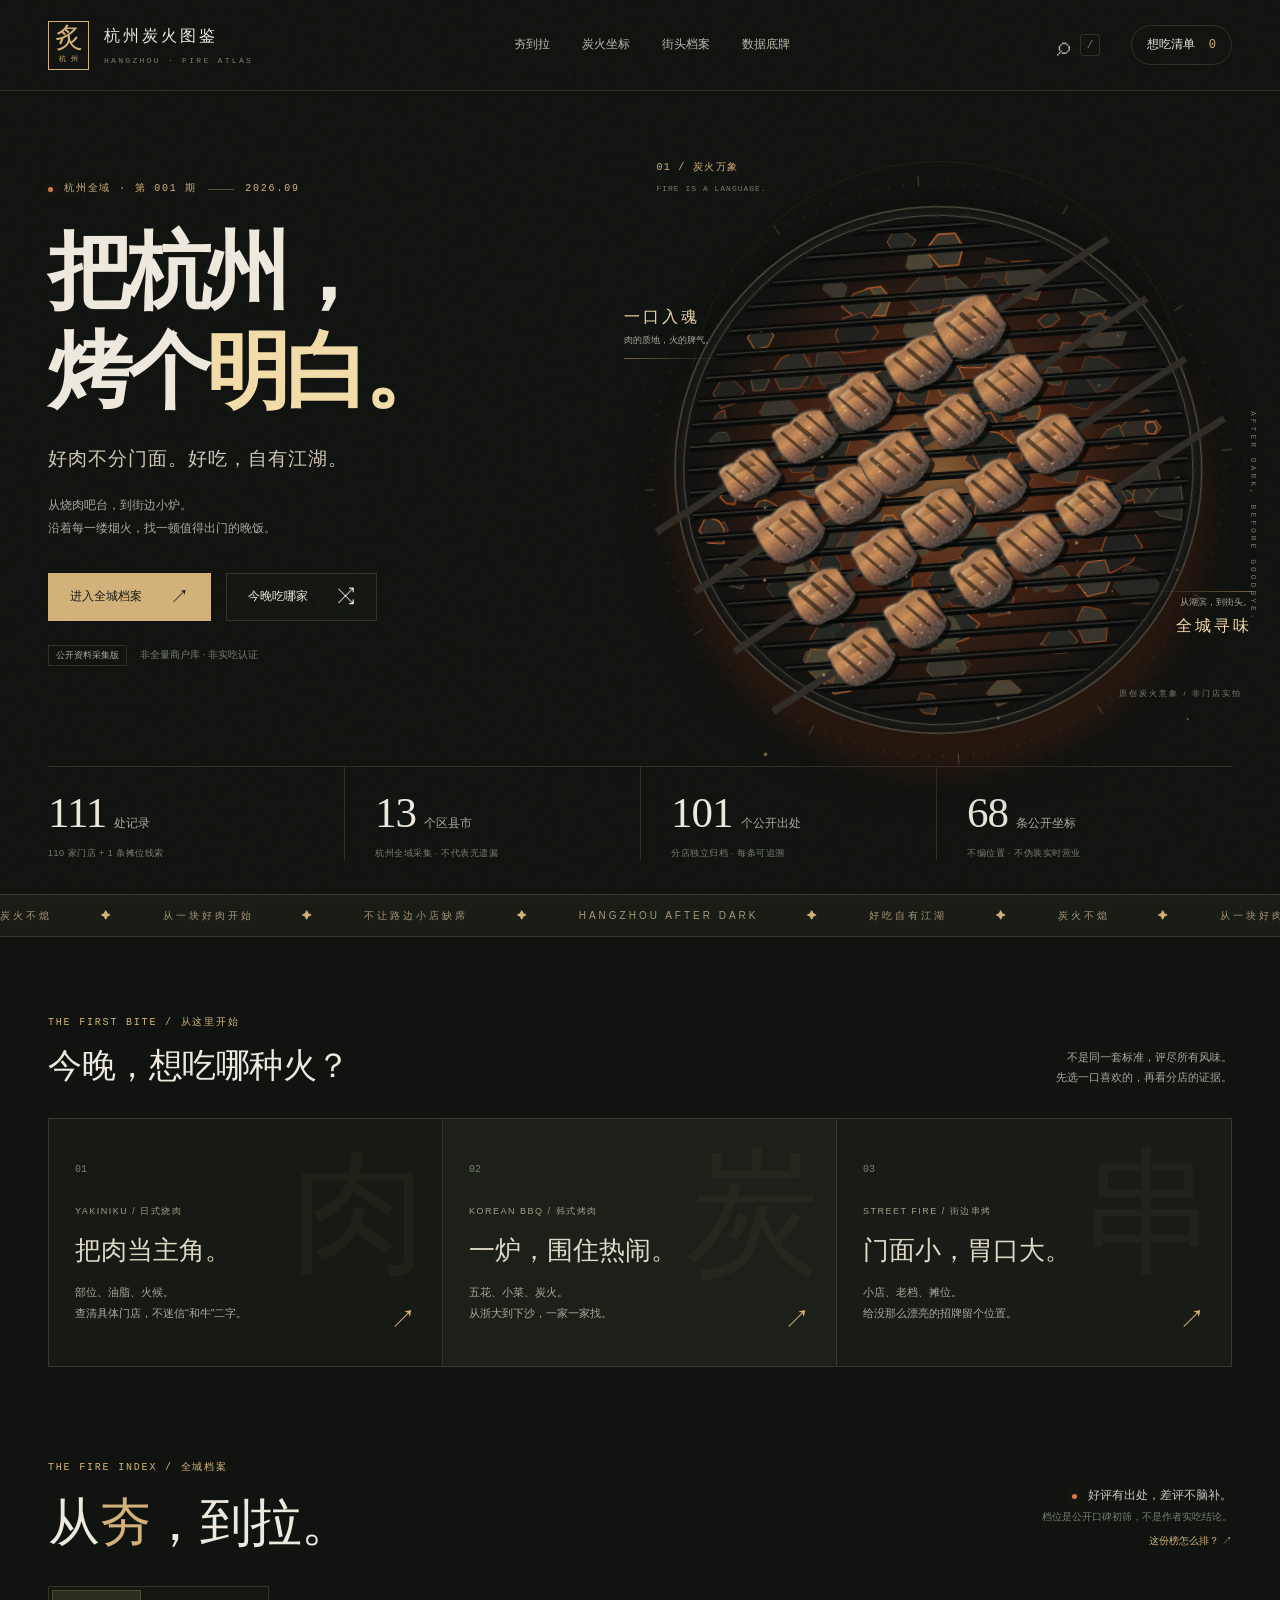
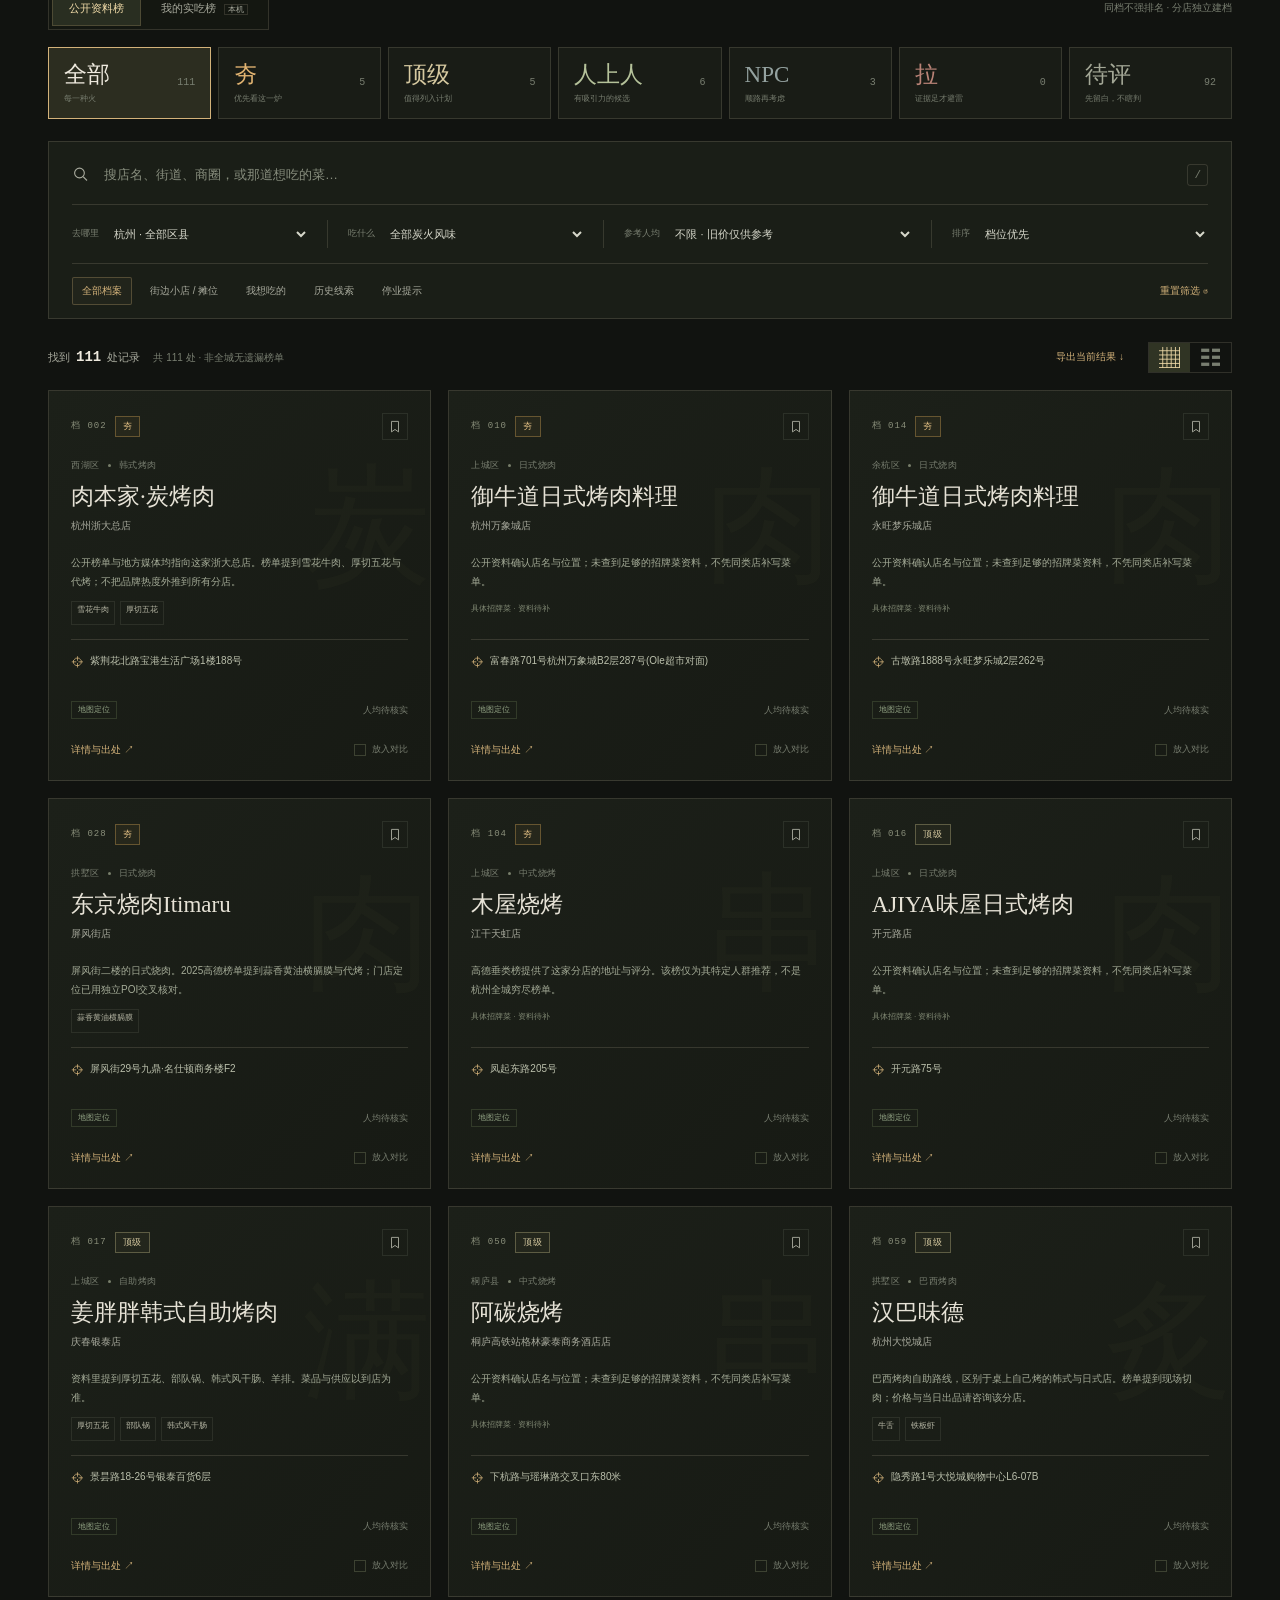
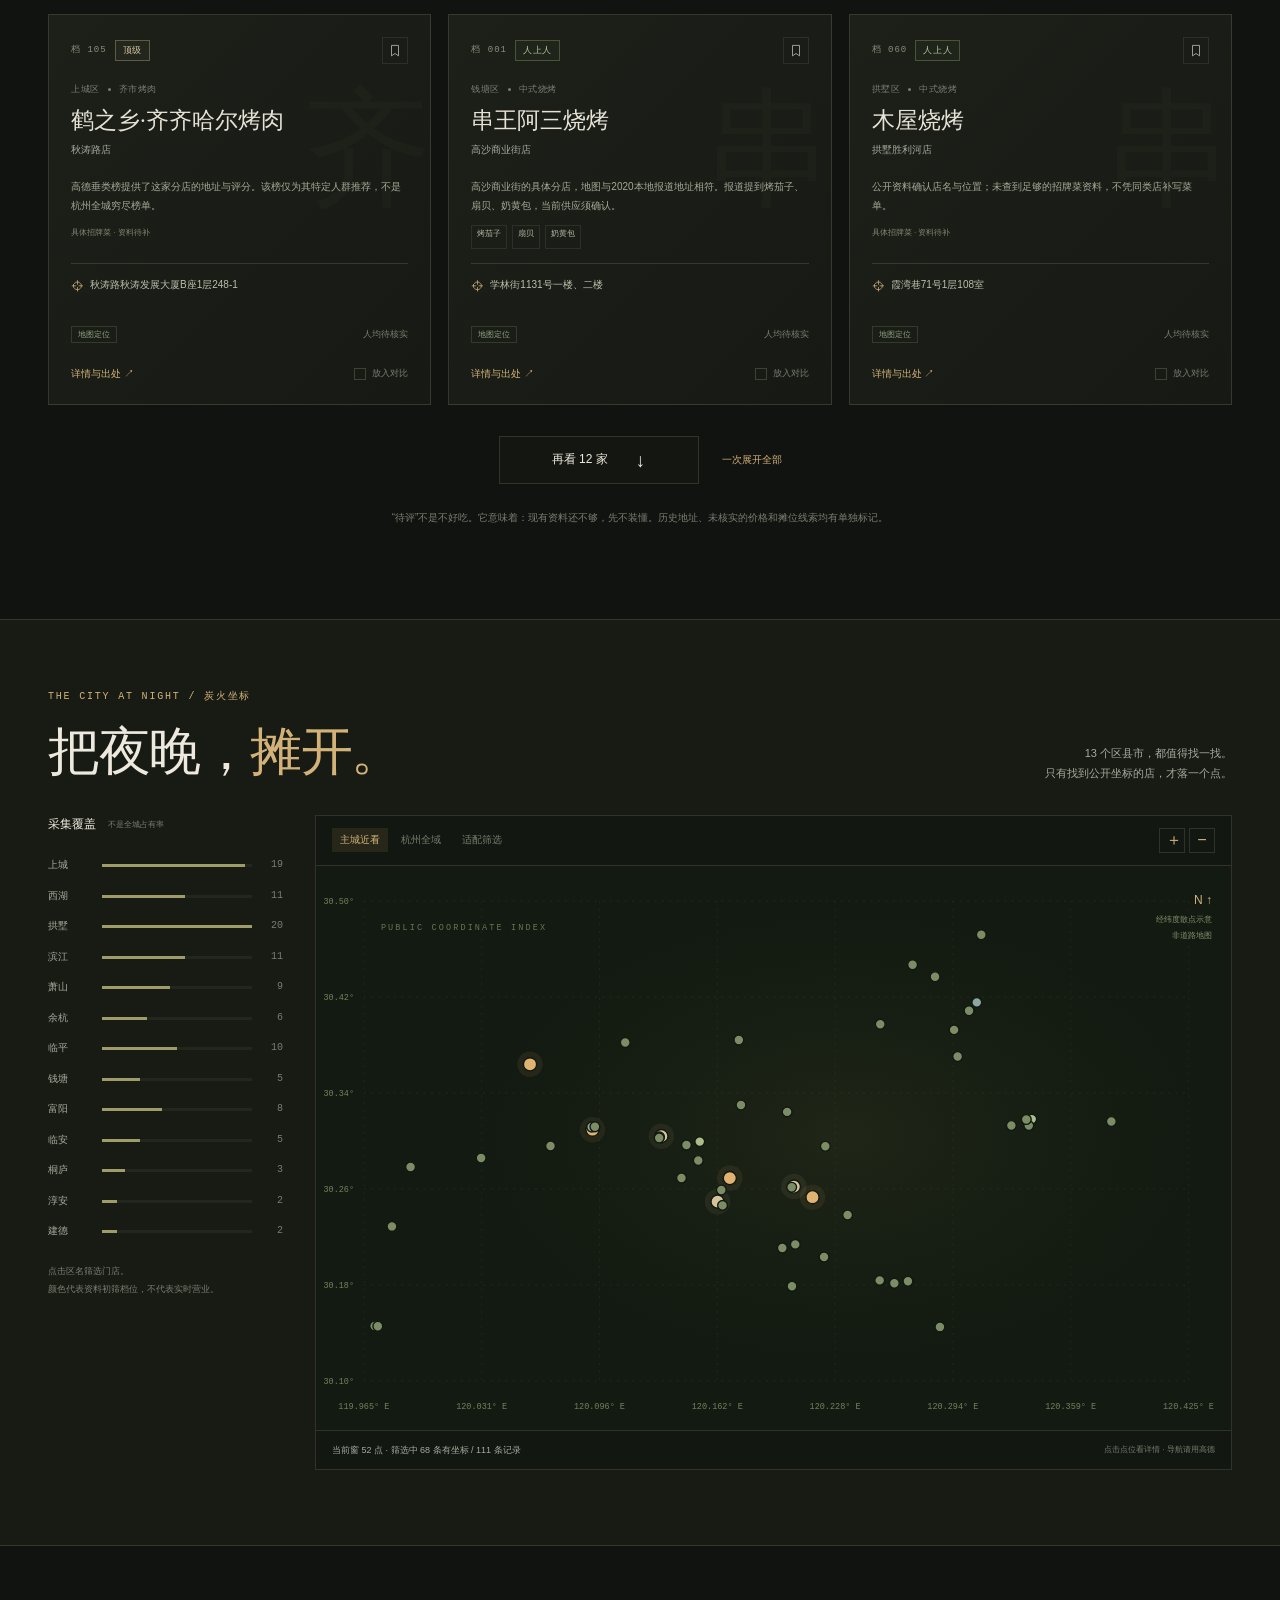
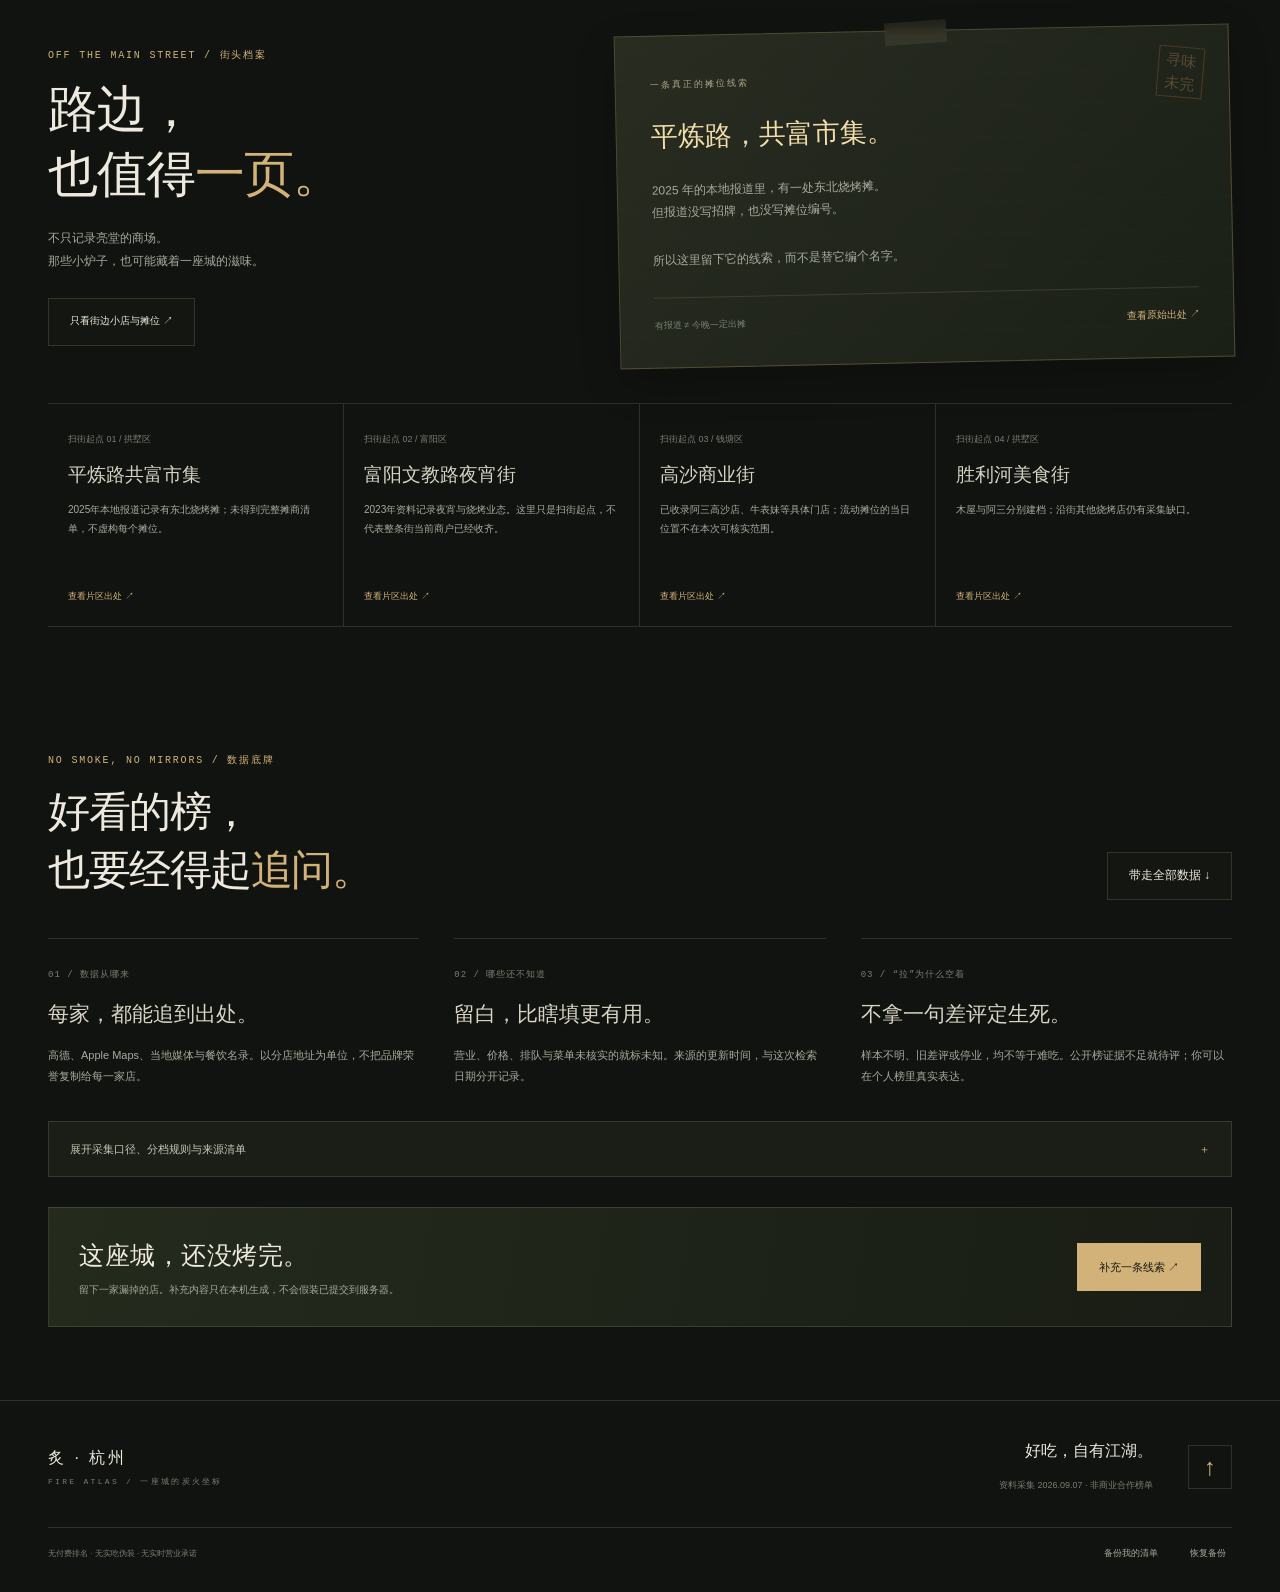
<file: hangzhou-fire-atlas/index.html>
<!DOCTYPE html>
<html lang="zh-CN">
<head>
<meta charset="utf-8"><meta name="viewport" content="width=device-width,initial-scale=1">
<meta name="theme-color" content="#111311"><meta name="description" content="杭州13个区县市的烤肉与烧烤公开资料图鉴。独立分店、街边小店、摊位线索、来源追溯与个人实吃榜。">
<title>炙 · 杭州｜全城炭火图鉴</title>
<link rel="icon" href="data:image/svg+xml,%3Csvg xmlns='http://www.w3.org/2000/svg' viewBox='0 0 64 64'%3E%3Crect width='64' height='64' rx='16' fill='%23171915'/%3E%3Ctext x='32' y='46' text-anchor='middle' font-size='43' fill='%23d6b776'%3E炙%3C/text%3E%3C/svg%3E">
<style>:root{--bg:#111310;--panel:#181b16;--panel2:#1e211a;--paper:#eee9de;--muted:#a8aa9d;--dim:#787e70;--gold:#d3b27a;--gold2:#f2dca9;--ember:#d87b50;--border:rgba(213,201,171,.16);--serif:"Noto Serif CJK SC","Songti SC","STSong","SimSun",serif;--sans:Inter,"Noto Sans CJK SC","Microsoft YaHei","PingFang SC",sans-serif;--mono:"SFMono-Regular",Consolas,monospace;--radius:3px;color-scheme:dark}*{box-sizing:border-box}html{scroll-behavior:smooth;scroll-padding-top:90px}body{margin:0;background:var(--bg);color:var(--paper);font-family:var(--sans);font-size:14px;line-height:1.65;overflow-x:hidden}body:after{content:"";position:fixed;inset:0;pointer-events:none;z-index:100;opacity:.025;background-image:url("data:image/svg+xml,%3Csvg viewBox='0 0 180 180' xmlns='http://www.w3.org/2000/svg'%3E%3Cfilter id='n'%3E%3CfeTurbulence type='fractalNoise' baseFrequency='.72' numOctaves='3' stitchTiles='stitch'/%3E%3C/filter%3E%3Cpath fill='%23fff' filter='url(%23n)' opacity='.7' d='M0 0h180v180H0z'/%3E%3C/svg%3E")}::selection{background:#af8e4f;color:#10130e}button,input,select,textarea{font:inherit}button,a,input,select{touch-action:manipulation}button{cursor:pointer}a{color:inherit;text-decoration:none}button{color:inherit;background:none;border:0}button:disabled{cursor:default;opacity:.35}button:focus-visible,a:focus-visible,input:focus-visible,select:focus-visible,textarea:focus-visible,summary:focus-visible{outline:2px solid var(--gold);outline-offset:4px}input,select,textarea{min-width:0}select option{background:#20241b;color:var(--paper)}input::placeholder,textarea::placeholder{color:#878d7d}button,.button,a{ -webkit-tap-highlight-color:transparent}h1,h2,h3,p{margin:0}h1,h2,h3{font-weight:500}small{font-size:11px}svg{display:block}.wrap{max-width:1344px;padding:0 48px;margin:0 auto}.skip{position:fixed;left:20px;top:-100px;z-index:400;background:var(--gold);color:#12140f;padding:12px}.skip:focus{top:12px}.progress{height:2px;background:var(--gold);position:fixed;top:0;left:0;z-index:201;width:0}.header{height:91px;max-width:1440px;padding:0 48px;display:flex;align-items:center;justify-content:space-between;margin:auto;position:relative;z-index:5;border-bottom:1px solid var(--border)}.brand{display:flex;align-items:center;gap:15px}.brand-seal{border:1px solid var(--gold);height:49px;width:41px;font-family:var(--serif);font-size:28px;line-height:31px;text-align:center;position:relative;color:var(--gold)}.brand-seal span{font-family:var(--sans);font-size:7px;display:block;letter-spacing:5px;line-height:12px;padding-left:4px}.brand-words{font-size:16px;letter-spacing:3px}.brand-words small{display:block;color:var(--dim);font-size:8px;letter-spacing:2.3px;margin-top:4px;font-family:var(--mono)}nav{display:flex;gap:32px;font-size:12px;color:#b7baab}nav a{position:relative;padding:14px 0}nav a:after{content:"";height:1px;width:0;background:var(--gold);position:absolute;bottom:7px;left:0;transition:.25s}nav a:hover{color:var(--gold)}nav a:hover:after{width:100%}.header-actions{display:flex;gap:25px;align-items:center}.icon-button{font-size:26px;display:flex;gap:10px;align-items:center;color:var(--muted)}kbd{border:1px solid var(--border);font-family:var(--mono);font-size:11px;font-weight:400;padding:1px 6px;border-radius:3px;color:var(--dim)}.save-nav{font-size:12px;padding:9px 15px;border:1px solid var(--border);border-radius:30px}.save-nav span{display:inline-block;color:var(--gold);font-family:var(--mono);margin-left:10px}.save-nav:hover{border-color:var(--gold)}.hero{display:grid;grid-template-columns:.94fr 1.06fr;min-height:669px;align-items:center;position:relative;padding-top:45px;padding-bottom:52px}.hero-copy{padding-top:3px;position:relative;z-index:2}.eyebrow{font-family:var(--mono);font-size:10px;letter-spacing:1.8px;color:var(--gold);display:flex;align-items:center;gap:11px;text-transform:uppercase}.ember-dot,.tiny-dot{height:5px;width:5px;background:var(--ember);border-radius:50%;display:inline-block;box-shadow:0 0 12px #bc6e3f66;flex-shrink:0}.line{width:26px;height:1px;background:var(--gold);opacity:.4}.hero h1{font-family:var(--serif);font-size:clamp(62px,6.6vw,93px);letter-spacing:-5px;line-height:1.19;margin:24px 0 20px;font-weight:600}.gold-word{color:var(--gold2)}.hero-poem{font-family:var(--serif);font-size:19px;letter-spacing:1px;color:#d1c9b6}.hero-desc{font-size:12px;color:var(--muted);line-height:1.9;margin-top:20px}.hero-buttons{display:flex;gap:15px;margin-top:33px}.button{min-height:48px;display:inline-flex;align-items:center;justify-content:center;gap:28px;border:1px solid var(--border);padding:12px 21px;font-size:12px;white-space:nowrap;transition:background .2s,border-color .2s,transform .2s}.button span{font-size:19px;font-family:Arial,sans-serif;font-weight:400;line-height:1}.button:hover{transform:translateY(-2px)}.button.primary{background:var(--gold);border-color:var(--gold);color:#171911}.button.primary:hover{background:var(--gold2);border-color:var(--gold2)}.button.ghost{color:var(--paper);background:#171b1488}.button.ghost:hover{border-color:var(--gold);color:var(--gold2)}.hero-footnote{color:var(--dim);font-size:10px;margin-top:24px;display:flex;align-items:center;gap:13px}.hero-footnote span{color:#a7ad9b;font-size:9px;border:1px solid var(--border);padding:2px 7px}.hero-art{height:556px;position:relative;isolation:isolate;transform:translateX(20px);max-width:100%}.grill{position:absolute;width:112%;height:auto;max-width:none;left:-6%;top:-24px;filter:drop-shadow(0 18px 38px #0008);transform:rotate(-4deg);transition:transform .8s ease;z-index:1}.hero-art:hover .grill{transform:rotate(-1deg) scale(1.018)}.art-aura{position:absolute;width:90%;height:90%;left:5%;top:5%;background:radial-gradient(ellipse,#96703614,transparent 65%);filter:blur(10px)}.art-orbit{position:absolute;border:1px solid #d3b27a13;border-radius:50%;width:500px;height:500px;left:50%;top:48%;transform:translate(-50%,-50%);z-index:-1}.orbit-two{width:560px;height:560px;border-style:dashed;opacity:.4}.art-label{position:absolute;top:16px;left:32px;font-family:var(--mono);color:var(--gold);font-size:10px;letter-spacing:1.3px;z-index:2}.art-label small{display:block;font-size:8px;color:var(--dim);margin-top:5px;letter-spacing:1px}.art-side{position:absolute;right:-8px;top:48%;writing-mode:vertical-rl;font-size:8px;letter-spacing:3px;color:var(--dim);font-family:var(--mono)}.art-caption{position:absolute;bottom:0;right:10px;color:var(--dim);font-size:8px;letter-spacing:2px;z-index:2}.art-tag{position:absolute;z-index:3;font-size:10px}.art-tag b{display:block;color:var(--gold2);font-family:var(--serif);font-weight:500;font-size:16px;letter-spacing:3px}.art-tag span{font-size:9px;color:var(--muted);display:block;line-height:2.3}.art-tag i{height:1px;background:linear-gradient(90deg,var(--gold),transparent);display:block;width:100px;opacity:.5;margin-top:7px}.art-tag-one{left:0;top:160px}.art-tag-two{bottom:61px;right:0;text-align:right}.art-tag-two i{margin-left:auto;background:linear-gradient(90deg,transparent,var(--gold))}.stats{display:grid;grid-template-columns:repeat(4,1fr);padding-bottom:34px;padding-top:6px}.stat{border-top:1px solid var(--border);padding:20px 22px 0 0}.stat:not(:first-child){padding-left:30px;border-left:1px solid var(--border)}.stat .number{font-family:var(--serif);font-size:43px;line-height:1.2;letter-spacing:-1px;font-weight:400;display:inline-block}.stat .unit{font-size:12px;margin-left:8px;color:var(--muted)}.stat small{display:block;font-size:9px;margin-top:7px;color:var(--dim);letter-spacing:.5px}.ticker{border-block:1px solid var(--border);overflow:hidden;color:#a6987b;background:#1a1d15;height:43px;display:flex;align-items:center;white-space:nowrap}.ticker div{animation:marquee 60s linear infinite;font-size:10px;letter-spacing:3px}.ticker b{font-weight:400;color:var(--gold);padding:0 43px}@keyframes marquee{to{transform:translateX(-50%)}}.curated{padding-top:78px;padding-bottom:83px}.section-heading{display:flex;justify-content:space-between;gap:30px;align-items:flex-end;margin-bottom:31px}.section-heading h2{font-family:var(--serif);font-size:52px;line-height:1.25;letter-spacing:-1.5px;margin-top:13px;font-weight:500}.section-heading h2 span{color:var(--gold)}.section-heading p{font-size:11px;color:var(--muted);line-height:1.85;text-align:right;max-width:330px}.section-heading.compact h2{font-size:34px;letter-spacing:-.5px}.routes{display:grid;grid-template-columns:repeat(3,1fr);border:1px solid var(--border);background:#171a14}.route{text-align:left;min-height:247px;padding:24px 26px;position:relative;overflow:hidden;transition:background .4s}.route:not(:last-child){border-right:1px solid var(--border)}.route:hover{background:#22271b}.route-number{font-family:var(--mono);font-size:10px;color:var(--dim);display:block;margin-bottom:19px}.route-character{position:absolute;right:15px;top:26px;font-family:var(--serif);font-size:136px;line-height:1;color:#ccb8840d;transition:transform .5s,color .5s}.route:hover .route-character{transform:rotate(-8deg) scale(1.08);color:#ccb88418}.route small{font-size:9px;letter-spacing:1.5px;color:#a39c87}.route h3{font-family:var(--serif);font-size:26px;margin:9px 0;color:#ded8c6}.route p{font-size:11px;color:var(--muted);line-height:1.9}.route-arrow{position:absolute;right:26px;bottom:26px;font-size:26px;color:var(--gold)}.route-2{background:#1c2018}.route-3{background:#191b16}.catalog{padding-top:10px;padding-bottom:92px}.heading-note{font-size:12px;color:#cecbbf;line-height:2;text-align:right}.heading-note .tiny-dot{margin-right:8px}.heading-note small{display:block;color:var(--dim);font-size:10px}.text-button{font-size:10px;color:var(--gold);padding:4px 0}.text-button:hover{text-decoration:underline;text-underline-offset:4px}.mode-row{display:flex;align-items:center;justify-content:space-between;margin-bottom:17px;gap:10px}.segmented{display:flex;border:1px solid var(--border);padding:3px;gap:3px;background:#141711}.segmented button{font-size:11px;padding:8px 16px;color:var(--muted);border:1px solid transparent}.segmented button.active{background:#292e21;border-color:#d3b27a36;color:var(--gold2)}.segmented button span{font-size:8px;border:1px solid var(--border);padding:0 3px;margin-left:5px}.mode-hint{color:var(--dim);font-size:10px}.tier-strip{display:grid;grid-template-columns:repeat(7,1fr);gap:7px;margin-bottom:22px}.tier{border:1px solid var(--border);display:flex;align-items:center;justify-content:space-between;padding:12px 15px;transition:.2s;background:#191c16;min-height:72px;text-align:left}.tier strong{font-family:var(--serif);font-size:23px;font-weight:500;display:block;line-height:1.2}.tier small{display:block;font-size:8px;color:var(--dim);margin-top:4px;white-space:nowrap}.tier em{font-family:var(--mono);font-size:10px;color:var(--dim);font-style:normal;margin-left:5px}.tier.active{border-color:var(--gold);background:#2c2d20}.tier:hover{border-color:#817653}.tier[data-tier="夯"] strong{color:#e1b371}.tier[data-tier="顶级"] strong{color:#d6c9a0}.tier[data-tier="人上人"] strong{color:#b5c29a}.tier[data-tier="NPC"] strong{color:#94a2a0}.tier[data-tier="拉"] strong{color:#ba8377}.tier[data-tier="待评"] strong{color:#a3a796}.filter-panel{background:#1a1e17;border:1px solid var(--border);padding:21px 23px 0}.searchbox{display:flex;gap:12px;align-items:center;border-bottom:1px solid var(--border);padding-bottom:17px;color:var(--muted)}.searchbox input{background:transparent;border:0;outline:0!important;color:var(--paper);font-size:13px;width:100%}.searchbox:focus-within{color:var(--gold);border-color:var(--gold)}.select-row{display:grid;grid-template-columns:1fr 1fr 1.2fr 1fr;gap:20px;padding:15px 0}.select-row label{border-right:1px solid var(--border);padding-right:18px;display:flex;gap:11px;align-items:center;min-width:0}.select-row label:last-child{border:0;padding-right:0}.select-row label>span{font-size:9px;color:var(--dim);white-space:nowrap}.select-row select{width:100%;border:0;color:#d6d7ca;background:transparent;outline-offset:2px;font-size:11px;padding:7px 0;cursor:pointer}.filter-bottom{display:flex;align-items:center;justify-content:space-between;gap:10px;border-top:1px solid var(--border);padding:13px 0}.filter-chips{display:flex;gap:8px;flex-wrap:wrap}.filter-chips button{border:1px solid transparent;border-radius:2px;color:var(--muted);font-size:10px;padding:5px 9px}.filter-chips button.active{color:var(--gold);background:#d3b27a0b;border-color:#d3b27a48}.filter-chips button:hover{color:var(--gold2)}.results-top{display:flex;justify-content:space-between;align-items:center;padding:23px 0 17px;gap:15px}.results-top p{font-size:11px;color:var(--muted)}.results-top p strong{color:var(--paper);font-family:var(--mono);font-size:14px;margin:0 3px}.results-top p span{color:var(--dim);margin-left:10px;font-size:10px}.view-actions{display:flex;align-items:center;gap:24px}.view-switch{display:flex;border:1px solid var(--border);height:31px}.view-switch button{font-size:21px;line-height:20px;padding:2px 10px;color:var(--dim)}.view-switch button.active{background:#303424;color:var(--gold2)}.cards{display:grid;grid-template-columns:repeat(3,minmax(0,1fr));gap:17px}.place-card{position:relative;border:1px solid var(--border);background:linear-gradient(135deg,#1c2019,#171a14);padding:22px 22px 18px;display:flex;flex-direction:column;min-height:357px;isolation:isolate;overflow:hidden;transition:background .3s,border-color .3s,transform .3s}.place-card:hover{background:linear-gradient(135deg,#24291e,#1c2018);border-color:#bda37170;transform:translateY(-3px)}.card-top{display:flex;align-items:center;justify-content:space-between;gap:9px;margin-bottom:18px}.card-top-left{display:flex;align-items:center;gap:8px}.card-id{font-family:var(--mono);font-size:9px;color:#898e7a;letter-spacing:1px}.tier-badge{font-size:9px;letter-spacing:.7px;padding:2px 7px;display:inline-flex;align-items:center;white-space:nowrap;border:1px solid #96988650;color:#aeb49f;background:#81846c0a}.tier-badge.t0{border-color:#c59b5266;color:#e5c185;background:#a9823d14}.tier-badge.t1{border-color:#b5ac7d66;color:#d6c9a0;background:#8b825212}.tier-badge.t2{border-color:#8d996266;color:#b5c29a;background:#5c733612}.tier-badge.t3{color:#a7b8b5;border-color:#83999744}.tier-badge.t4{color:#d59a8c;border-color:#b06c5355}.tier-badge.personal:after{content:"· 我";color:inherit;margin-left:3px;font-size:8px}.card-bookmark{width:26px;height:27px;border:1px solid #ccd1b71a;display:flex;align-items:center;justify-content:center;color:var(--muted)}.card-bookmark svg{width:12px;height:14px}.card-bookmark.saved{color:var(--gold);background:#9e813b22;border-color:#d3b27a66}.card-bookmark:hover{color:var(--gold)}.card-category{display:flex;align-items:center;gap:8px;font-size:9px;color:var(--dim);letter-spacing:.5px;margin-bottom:7px}.card-category i{height:3px;width:3px;display:inline-block;border-radius:50%;background:#787f6b}.card-title{font-family:var(--serif);font-size:23px;line-height:1.45;color:#e6e2d6;letter-spacing:-.5px;padding-right:10px}.card-title button{font:inherit;text-align:left;padding:0;line-height:inherit}.card-title button:hover{color:var(--gold2)}.branch{font-family:var(--sans);font-size:10px;color:var(--muted);display:block;letter-spacing:0;margin-top:5px;line-height:1.6}.card-watermark{font-family:var(--serif);font-size:129px;position:absolute;right:-2px;top:70px;color:#d5c48c06;line-height:1;pointer-events:none;z-index:-1}.card-desc{font-size:10px;line-height:1.9;color:#a4ab97;margin-top:14px;display:-webkit-box;-webkit-line-clamp:2;-webkit-box-orient:vertical;overflow:hidden;min-height:38px}.dish-tags{display:flex;gap:5px;flex-wrap:wrap;min-height:24px;margin-top:10px;margin-bottom:14px}.dish-tags span{font-size:8px;padding:2px 5px;color:#b7b7a5;border:1px solid #a9b6981f;line-height:1.6}.dish-tags .unknown{color:#7f8772;border:0;padding-left:0}.card-address{font-size:10px;color:#bbc0ac;display:flex;align-items:flex-start;gap:7px;line-height:1.75;padding-top:12px;border-top:1px solid var(--border);margin-top:auto;min-height:49px}.card-address .pin{color:var(--gold);font-size:12px}.card-address>span:last-child{display:-webkit-box;-webkit-line-clamp:2;-webkit-box-orient:vertical;overflow:hidden}.card-meta{display:flex;justify-content:space-between;gap:8px;margin-top:11px;align-items:center;min-height:23px}.source-chip{font-size:8px;color:#93a485;border:1px solid #64764f55;padding:1px 6px;white-space:nowrap}.source-chip.old{color:#b4a080;border-color:#b4925355}.source-chip.closed{color:#d59a8c;border-color:#b06c5355}.price-mini{font-family:var(--mono);color:var(--gold);font-size:12px}.price-mini small{font-family:var(--sans);font-size:8px;color:var(--dim);margin-left:4px}.price-mini.unknown{font-family:var(--sans);font-size:9px;color:var(--dim)}.card-bottom{display:flex;align-items:center;justify-content:space-between;gap:8px;margin-top:16px}.card-bottom .text-button{font-size:10px}.compare-check{font-size:9px;display:flex;align-items:center;gap:6px;color:var(--dim);padding:2px 0}.compare-check i{border:1px solid #8d97714f;width:12px;height:12px;line-height:10px;font-size:9px;font-style:normal;text-align:center;display:inline-block}.compare-check.selected{color:var(--gold)}.compare-check.selected i{background:var(--gold);border-color:var(--gold);color:#171911}.load-row{display:flex;gap:23px;align-items:center;justify-content:center;padding-top:31px}.load-row .button{min-width:200px}.inline-note{font-size:10px;color:var(--dim);line-height:1.9;text-align:center;margin-top:24px}.empty{grid-column:1/-1;min-height:240px;border:1px solid var(--border);background:#181c14;padding:50px 25px;text-align:center;display:flex;flex-direction:column;align-items:center;justify-content:center}.empty b{font-family:var(--serif);font-size:27px;color:var(--gold);font-weight:400;margin-bottom:12px}.empty p{font-size:12px;color:var(--muted);max-width:600px}.empty button{margin-top:20px}.table-container{grid-column:1/-1;overflow:auto;border:1px solid var(--border)}.data-table{border-collapse:collapse;width:100%;min-width:850px;text-align:left;font-size:11px}.data-table th{background:#23271c;color:var(--gold);font-weight:500;font-size:10px;padding:13px 16px;white-space:nowrap}.data-table td{padding:14px 16px;border-top:1px solid var(--border);vertical-align:top;color:var(--muted)}.data-table tbody tr{background:#171b14}.data-table tbody tr:hover{background:#22281b}.data-table .table-name{text-align:left;font-family:var(--serif);font-size:16px;color:var(--paper);padding:0;min-width:190px}.data-table .table-address{min-width:190px;max-width:320px}.data-table .table-dishes{min-width:130px;max-width:190px;font-size:10px}.data-table small{font-size:9px;color:var(--dim)}.atlas-section{padding:69px 0 75px;border-top:1px solid var(--border);border-bottom:1px solid var(--border);background:#171b14}.atlas-layout{display:grid;grid-template-columns:235px 1fr;gap:32px}.coverage-title{color:var(--paper);font-size:12px;display:flex;gap:12px;align-items:center;margin-bottom:16px}.coverage-title span{font-size:8px;color:var(--dim)}.district-bar{display:grid;grid-template-columns:42px 1fr 19px;gap:12px;align-items:center;padding:7px 0;text-align:left;width:100%;font-size:10px;color:var(--muted)}.district-bar .bar-track{height:3px;background:#81866b1a;position:relative}.district-bar .bar-track i{height:3px;background:#9e9c68;display:block;transition:width .4s}.district-bar:hover{color:var(--gold)}.district-bar:hover .bar-track i,.district-bar.active .bar-track i{background:var(--gold)}.district-bar strong{font-family:var(--mono);font-size:10px;font-weight:400;text-align:right;color:var(--dim)}.coverage-note{color:var(--dim);font-size:9px;line-height:2;margin-top:15px}.map-card{background:#121711;border:1px solid var(--border);min-width:0}.map-toolbar{padding:12px 16px;display:flex;justify-content:space-between;align-items:center;border-bottom:1px solid var(--border)}.map-presets{display:flex;gap:5px}.map-presets button{font-size:10px;color:var(--dim);padding:4px 8px}.map-presets button.active{color:var(--gold);background:#b4945520}.map-controls{display:flex;gap:4px}.map-controls button{border:1px solid var(--border);width:26px;height:25px;line-height:20px;font-size:16px;color:var(--gold)}.map-stage{position:relative;overflow:hidden}.map-stage svg{width:100%;height:auto;aspect-ratio:860/530;cursor:grab;touch-action:none}.map-stage svg:active{cursor:grabbing}.map-dot{cursor:pointer;stroke:#111810;stroke-width:1.3}.map-dot:hover,.map-dot:focus{stroke:#f3d79e;stroke-width:3;outline:none}.map-tooltip{position:absolute;display:none;pointer-events:none;max-width:240px;background:#20281fef;color:var(--paper);border:1px solid #c6aa6977;padding:10px 12px;font-size:11px;z-index:5;box-shadow:0 10px 30px #0005}.map-tooltip small{font-size:9px;color:var(--muted);display:block;margin-top:3px}.map-corner{position:absolute;top:22px;right:19px;color:var(--gold);font-size:12px;line-height:2;text-align:right;pointer-events:none}.map-corner span{display:block;font-family:var(--mono);font-size:8px;color:#85916f}.map-bottom{display:flex;justify-content:space-between;align-items:center;gap:10px;border-top:1px solid var(--border);padding:12px 16px;font-size:9px;color:var(--muted)}.map-bottom span{color:var(--dim);font-size:8px}.street-section{padding-top:84px;padding-bottom:77px}.street-intro{display:grid;grid-template-columns:.9fr 1.1fr;gap:65px;align-items:center;margin-bottom:40px}.street-intro h2{font-family:var(--serif);font-size:50px;line-height:1.3;letter-spacing:-1px;margin-top:13px}.street-intro h2 span{color:var(--gold)}.street-intro>div>p{font-size:12px;line-height:1.9;color:var(--muted);margin:20px 0 25px}.street-intro .button{font-size:10px}.street-letter{position:relative;transform:rotate(-1.2deg);padding:35px 34px 29px;border:1px solid #bb9d614c;background:repeating-linear-gradient(0deg,#23271e00,#23271e00 31px,#ac9e7308 32px),linear-gradient(135deg,#282c21,#1b2017);box-shadow:0 15px 40px #0003;min-height:275px}.street-letter:before{content:"";position:absolute;width:62px;height:23px;left:44%;top:-10px;background:#c5b58717;transform:rotate(-3deg);backdrop-filter:blur(5px)}.letter-top{font-size:9px;letter-spacing:2px;color:#b1a484}.street-letter h3{font-family:var(--serif);font-size:27px;margin:20px 0 13px;color:var(--gold2)}.street-letter p{font-size:11px;line-height:2.2;margin-top:12px;color:#bdbca9;max-width:390px}.letter-bottom{border-top:1px solid #bda17330;margin-top:24px;padding-top:15px;display:flex;justify-content:space-between;gap:10px;align-items:center}.letter-bottom span{font-size:9px;color:var(--dim)}.letter-seal{position:absolute;right:25px;top:21px;border:1px solid #c77c4944;color:#c78e5d5c;transform:rotate(6deg);font-family:var(--serif);font-size:15px;padding:2px 7px;line-height:1.5}.area-grid{display:grid;grid-template-columns:repeat(4,1fr);border-top:1px solid var(--border);border-bottom:1px solid var(--border)}.area{padding:22px 20px}.area:not(:last-child){border-right:1px solid var(--border)}.area small{font-size:9px;color:var(--dim)}.area h3{font-family:var(--serif);font-size:19px;color:#d6d3c3;margin:10px 0}.area p{font-size:10px;color:var(--muted);line-height:1.9;min-height:74px}.area a{display:block;color:var(--gold);font-size:9px;margin-top:15px}.method-section{padding-top:49px;padding-bottom:73px}.method-section .section-heading h2{font-size:42px;line-height:1.4}.principles{display:grid;grid-template-columns:repeat(3,1fr);gap:35px;margin:38px 0 34px}.principles article{border-top:1px solid var(--border);padding-top:22px}.principles article>span{font-family:var(--mono);font-size:9px;color:var(--dim);letter-spacing:1px}.principles h3{font-family:var(--serif);font-size:21px;margin:13px 0;color:#d9d5c4}.principles p{font-size:11px;color:var(--muted);line-height:1.9}.method-details{border:1px solid var(--border);background:#1a1e16}.method-details summary{padding:18px 21px;font-size:11px;color:#c4c7b4;cursor:pointer;list-style:none;display:flex;justify-content:space-between}.method-details summary::-webkit-details-marker{display:none}.method-details summary span{color:var(--gold)}.method-details[open] summary{border-bottom:1px solid var(--border)}.method-content{padding:25px;font-size:11px;color:var(--muted);line-height:2}.method-content h3{color:var(--gold);font-size:14px;margin:20px 0 10px}.method-content h3:first-child{margin-top:0}.method-content ul{padding-left:20px}.source-index{display:grid;grid-template-columns:1fr 1fr;gap:6px 30px;max-height:360px;overflow:auto;margin-top:14px}.source-index a{display:block;padding:7px 0;border-bottom:1px solid var(--border);font-size:10px;color:#bec3af;line-height:1.7}.source-index a small{color:var(--dim);display:block;font-size:8px}.source-index a:hover{color:var(--gold)}.contribute{display:flex;align-items:center;justify-content:space-between;gap:25px;background:linear-gradient(100deg,#242b1d,#191d15);border:1px solid var(--border);padding:27px 30px;margin-top:30px}.contribute b{display:block;font-family:var(--serif);font-size:25px;letter-spacing:.5px;font-weight:400}.contribute span{font-size:10px;color:var(--muted);display:block;margin-top:6px}.contribute .button{font-size:11px}.footer{border-top:1px solid var(--border);padding-top:34px;padding-bottom:30px}.footer-top{display:flex;align-items:center;gap:35px;justify-content:space-between}.footer-top>p{text-align:right;margin-left:auto;font-family:var(--serif);font-size:16px;line-height:2}.footer-top>p span{font-family:var(--sans);font-size:9px;color:var(--dim)}.backtop{display:flex;align-items:center;justify-content:center;width:44px;height:44px;border:1px solid var(--border);color:var(--gold);font-size:24px}.backtop:hover{border-color:var(--gold)}.footer-bottom{display:flex;justify-content:space-between;align-items:center;gap:15px;margin-top:28px;font-size:8px;color:var(--dim);border-top:1px solid var(--border);padding-top:17px}.footer-bottom button{font-size:9px;color:var(--muted);margin-left:20px}.footer-bottom button:hover{color:var(--gold)}.compare-tray{position:fixed;bottom:22px;left:50%;transform:translateX(-50%);z-index:20;display:flex;align-items:center;gap:27px;max-width:calc(100vw - 30px);background:#242b1eef;backdrop-filter:blur(20px);border:1px solid #d3b27a66;padding:14px 18px 14px 23px;box-shadow:0 15px 50px #000a}.compare-tray[hidden]{display:none}.compare-tray b{display:block;font-size:12px;font-weight:500;color:var(--gold2)}.compare-tray span{font-size:9px;color:var(--muted)}.compare-tray .button{min-height:40px;padding:8px 13px;font-size:10px}.toast{position:fixed;left:50%;bottom:110px;transform:translate(-50%,20px);z-index:500;background:#e3d5b8;color:#1b2113;font-size:11px;padding:12px 20px;max-width:calc(100vw - 30px);opacity:0;pointer-events:none;transition:opacity .25s,transform .25s;box-shadow:0 10px 40px #0006}.toast.show{opacity:1;transform:translate(-50%,0)}.dialog{padding:0;border:1px solid #a89a724d;background:#1b2018;color:var(--paper);width:min(800px,calc(100vw - 32px));max-height:88vh;overflow:auto;box-shadow:0 25px 100px #000b}.dialog::backdrop{background:#080c07d9;backdrop-filter:blur(8px)}.modal-close{position:sticky;top:15px;left:calc(100% - 50px);z-index:2;background:#242a1f;border:1px solid var(--border);width:31px;height:31px;font-size:21px;line-height:25px;color:var(--gold);margin:15px 15px -35px auto;display:block}.modal-close:hover{border-color:var(--gold)}.modal-content{padding:38px 38px 33px}.modal-overline{font-family:var(--mono);font-size:9px;color:var(--gold);letter-spacing:1px;display:flex;gap:12px;align-items:center;margin-bottom:16px;padding-right:24px}.modal-content h2{font-family:var(--serif);font-size:34px;line-height:1.45;letter-spacing:-1px;padding-right:10px}.modal-content .modal-branch{color:var(--muted);font-size:14px;margin-top:6px}.modal-description{font-size:12px;color:#bdc4ad;line-height:1.95;margin:20px 0}.modal-facts{display:grid;grid-template-columns:1fr 1fr;gap:0;border-block:1px solid var(--border);margin:21px 0}.fact{padding:14px 15px 15px 0;border-bottom:1px solid var(--border);font-size:12px;color:#d6d8c9}.fact:nth-last-child(-n+2){border-bottom:0}.fact small{display:block;color:var(--dim);font-size:9px;letter-spacing:.5px;margin-bottom:5px}.fact p{font-size:9px;color:var(--dim);margin-top:5px;line-height:1.8}.fact a{color:var(--gold);display:block}.fact a:hover{text-decoration:underline}.modal-section-title{display:flex;justify-content:space-between;align-items:center;gap:10px;font-size:13px;font-weight:500;color:var(--gold2);margin:25px 0 12px}.modal-section-title small{color:var(--dim);font-size:9px}.modal-dishes{display:flex;gap:8px;flex-wrap:wrap}.modal-dishes span{padding:6px 10px;font-size:11px;border:1px solid var(--border);background:#262b1e}.source-card{padding:13px 15px;border:1px solid var(--border);margin-top:10px;display:block;background:#161b13;transition:.2s}.source-card:hover{border-color:var(--gold)}.source-card b{display:block;font-size:12px;font-weight:500;color:#d3d8c3}.source-card small{display:block;font-size:9px;color:var(--dim);margin-top:5px;word-break:break-word}.source-card span{color:var(--gold);font-size:9px;display:block;margin-top:4px}.rank-explain{font-size:10px;color:var(--muted);line-height:1.9;border-left:2px solid var(--gold);padding-left:12px;margin:15px 0}.modal-warning{padding:12px 14px;background:#c5984e0b;border:1px solid #b4915733;color:#bcb094;font-size:10px;line-height:1.9;margin:20px 0}.modal-warning.alert{border-color:#b16c4d55;color:#d39e84}.modal-actions{display:flex;flex-wrap:wrap;gap:10px;margin:25px 0 10px}.modal-actions .button{font-size:10px;min-height:42px;padding:10px 16px}.personal-box{padding:17px 19px;border:1px solid #9f985150;background:#292f1f;margin-top:23px}.personal-box label{display:block;font-size:10px;color:var(--muted);margin-bottom:8px}.personal-box select{width:100%;border:1px solid var(--border);padding:8px 10px;background:#1e2518;color:var(--gold);font-size:12px;margin-bottom:12px}.personal-box textarea{width:100%;height:74px;border:1px solid var(--border);background:#1e2518;color:var(--paper);padding:10px;font-size:11px;resize:vertical}.personal-box .text-button{margin-top:10px;font-size:11px}.personal-box small{display:block;color:var(--dim);font-size:8px;margin-top:7px}.compare-table-wrap{overflow:auto;margin-top:24px}.compare-table{width:100%;border-collapse:collapse;table-layout:fixed;font-size:10px;min-width:520px}.compare-table th,.compare-table td{padding:13px 10px;border:1px solid var(--border);vertical-align:top;word-break:break-word}.compare-table th{font-size:12px;color:var(--gold);font-weight:400;text-align:left}.compare-table tr td:first-child{color:var(--dim);width:64px}.contribute-form label{display:block;font-size:11px;color:var(--muted);margin:15px 0}.contribute-form input,.contribute-form textarea{display:block;width:100%;background:#141b10;border:1px solid var(--border);padding:11px;color:var(--paper);font-size:12px;margin-top:6px}.contribute-form textarea{height:100px;resize:vertical}.contribute-form small{font-size:9px;line-height:1.8;color:var(--dim);display:block}.rules-grid{display:grid;grid-template-columns:1fr 1fr;gap:10px;margin:23px 0}.rules-grid div{border:1px solid var(--border);padding:14px;font-size:11px;color:var(--muted)}.rules-grid b{display:block;color:var(--gold);font-size:17px;font-family:var(--serif);font-weight:400;margin-bottom:4px}.nojs{padding:30px;background:#ad8751;color:#10120e} .share-location{font-family:var(--mono);font-size:9px;color:var(--dim);margin-top:10px} [hidden]{display:none!important}
@media(min-width:1500px){.hero{min-height:700px}.hero-art{height:580px}.grill{top:-19px}.header{max-width:1440px}}
@media(max-width:1100px){.wrap{padding-left:32px;padding-right:32px}.header{padding:0 32px}nav{gap:20px}.hero h1{font-size:78px}.hero-art{height:480px;transform:translateX(8px)}.grill{width:121%;left:-11%;top:15px}.art-orbit{width:410px;height:410px}.orbit-two{width:460px;height:460px}.hero{min-height:610px}.art-tag-one{top:145px;left:-10px}.art-tag-two{bottom:20px}.art-side{right:-13px}.hero-desc{font-size:11px}.hero-buttons{gap:10px}.button{padding:12px 17px;gap:16px}.tier{padding:11px 10px}.tier strong{font-size:20px}.select-row{gap:12px}.select-row label{gap:6px;padding-right:10px}.select-row label>span{font-size:8px}.select-row select{font-size:10px}.place-card{padding:19px 18px 16px}.card-title{font-size:21px}.atlas-layout{grid-template-columns:180px 1fr;gap:23px}.coverage-title{display:block}.coverage-title span{display:block;margin-top:5px}.street-intro{gap:40px}.street-letter{padding:30px 26px}.art-label{left:10px}.brand-words{font-size:14px}.brand-words small{font-size:7px}.header-actions{gap:15px}.save-nav{font-size:11px;padding:8px 12px}}
@media(max-width:850px){.header{height:79px}nav{gap:17px;font-size:10px}.brand-words{display:none}.header .brand-seal{height:43px;width:37px;font-size:25px;line-height:28px}.hero h1{font-size:68px}.hero-poem{font-size:15px}.hero-buttons{flex-wrap:wrap}.hero-buttons .button{font-size:10px}.hero-art{height:455px}.art-label{font-size:8px;top:15px}.art-label small{font-size:7px}.hero{min-height:580px;grid-template-columns:1fr 1fr;padding-top:38px}.art-orbit{width:360px;height:360px}.orbit-two{width:405px;height:405px}.grill{width:134%;left:-16%;top:15px}.hero-footnote{flex-direction:column;align-items:flex-start;gap:5px;font-size:8px;margin-top:17px}.art-tag-one{display:none}.art-tag-two{bottom:35px;right:0}.art-caption{font-size:7px;right:0;letter-spacing:0}.art-side{display:none}.section-heading h2{font-size:44px}.routes .route{padding:20px;min-height:240px}.route h3{font-size:23px}.route p{font-size:10px}.route-character{font-size:110px}.cards{grid-template-columns:repeat(2,minmax(0,1fr))}.select-row{grid-template-columns:1fr 1fr;gap:0 24px}.select-row label{border:0;border-bottom:1px solid var(--border);padding:5px 0}.select-row label:nth-child(n+3){border-bottom:0}.select-row select{font-size:11px}.tier-strip{gap:5px}.tier{padding:10px 8px;min-height:68px}.tier strong{font-size:17px}.tier em{font-size:9px}.tier small{font-size:7px}.filter-bottom{align-items:flex-start}.filter-bottom>.text-button{white-space:nowrap;padding:5px 0}.filter-chips{gap:3px}.filter-chips button{font-size:9px;padding:5px 7px}.atlas-layout{grid-template-columns:1fr}.coverage{display:none}.street-intro{grid-template-columns:1fr 1.3fr;gap:28px}.street-intro h2{font-size:41px}.street-letter{padding:27px 22px}.street-letter h3{font-size:23px}.street-letter p{font-size:10px}.area-grid{grid-template-columns:1fr 1fr}.area:nth-child(2){border-right:0}.area:nth-child(-n+2){border-bottom:1px solid var(--border)}.principles{gap:24px}.principles h3{font-size:18px}.principles p{font-size:10px}.contribute{padding:23px}.contribute b{font-size:23px}.contribute span{font-size:9px}.contribute .button{font-size:10px}.hero-art{max-width:100%;overflow:visible}.mode-hint{font-size:9px}}
@media(max-width:600px){html{scroll-padding-top:25px}.wrap{padding-left:21px;padding-right:21px}.header{padding:0 21px;height:73px;gap:10px}.header .brand-words{display:block;font-size:12px;letter-spacing:1px}.brand{gap:10px}.brand-words small{font-size:6px;letter-spacing:1px}.header nav{display:none}.header-actions{gap:9px}.search-shortcut{display:none}.save-nav{font-size:10px;padding:7px 10px}.save-nav span{margin-left:5px}.hero{display:flex;flex-direction:column;align-items:stretch;padding-top:39px;padding-bottom:12px;min-height:0}.hero-copy{padding-top:0;z-index:2}.eyebrow{font-size:8px;letter-spacing:1px;gap:8px}.hero h1{font-size:66px;line-height:1.16;letter-spacing:-3px;margin:22px 0 17px}.hero-poem{font-size:17px;letter-spacing:.5px}.hero-desc{font-size:11px;margin-top:14px;line-height:1.85}.hero-buttons{margin-top:23px;gap:10px}.hero-buttons .button{font-size:11px;padding:11px 16px;min-height:45px;gap:16px}.hero-footnote{flex-direction:row;align-items:center;gap:9px;font-size:8px;margin-top:16px}.hero-footnote span{font-size:8px}.hero-art{width:100%;height:340px;transform:none;margin-top:9px}.grill{width:116%;left:-8%;top:-45px;max-height:430px;object-fit:contain}.art-orbit{width:297px;height:297px;top:47%}.orbit-two{width:332px;height:332px}.art-label{top:5px;left:0;font-size:8px;line-height:1.8}.art-label small{font-size:6px}.art-tag-two{bottom:34px;right:1px}.art-tag b{font-size:14px}.art-tag span{font-size:8px}.art-caption{bottom:5px;font-size:7px;right:0}.stats{grid-template-columns:1fr 1fr;padding-top:0;padding-bottom:24px}.stat{padding:16px 12px 15px 0!important}.stat:nth-child(2n){border-left:1px solid var(--border);padding-left:19px!important}.stat:nth-child(3){border-left:0}.stat .number{font-size:36px}.stat .unit{font-size:10px;margin-left:6px}.stat small{font-size:8px;margin-top:5px;line-height:1.8}.ticker{height:37px}.ticker div{font-size:8px;letter-spacing:2px}.ticker b{padding:0 22px}.curated{padding-top:44px;padding-bottom:48px}.section-heading{margin-bottom:23px;align-items:flex-start;gap:16px}.section-heading.compact{display:block}.section-heading.compact h2{font-size:30px}.section-heading p{font-size:10px;text-align:left;margin-top:15px;max-width:none}.section-heading.compact p br{display:none}.routes{grid-template-columns:1fr}.route{min-height:174px!important;padding:20px 23px!important;border-right:0!important;border-bottom:1px solid var(--border);display:grid;grid-template-columns:23px 1fr;gap:12px}.route:last-child{border-bottom:0}.route-number{margin-top:4px}.route h3{font-size:25px;margin:7px 0}.route p{font-size:10px}.route p br{display:none}.route small{font-size:8px}.route-character{font-size:132px;top:15px;right:36px}.route-arrow{right:23px;bottom:22px;font-size:23px}.catalog{padding-top:5px;padding-bottom:51px}.catalog>.section-heading{display:block}.section-heading h2{font-size:43px;letter-spacing:-1px;margin-top:10px}.heading-note{text-align:left;font-size:10px;line-height:1.9;margin-top:13px}.heading-note small{font-size:9px}.heading-note .text-button{margin-top:4px;font-size:9px}.mode-row{display:block;margin-bottom:15px}.segmented{width:max-content;max-width:100%}.segmented button{font-size:10px;padding:8px 13px}.mode-hint{display:block;margin-top:10px;font-size:9px}.tier-strip{grid-template-columns:repeat(4,1fr);gap:6px;margin-bottom:17px}.tier{min-height:64px;padding:10px 10px}.tier strong{font-size:19px}.tier em{font-size:9px}.tier small{font-size:7px}.tier:first-child{grid-column:span 2}.filter-panel{padding:16px 15px 0}.searchbox{gap:10px;padding-bottom:13px}.searchbox input{font-size:11px}.searchbox kbd{display:none}.select-row{gap:0 15px;padding:9px 0}.select-row label{gap:8px;flex-direction:column;align-items:flex-start;padding:8px 0}.select-row label span{font-size:8px;line-height:1}.select-row select{font-size:10px;padding:2px 0;line-height:1.4}.filter-bottom{display:block;padding:10px 0}.filter-chips{gap:5px}.filter-chips button{font-size:8px;padding:5px 6px}.filter-bottom>.text-button{font-size:8px;margin-top:6px}.results-top{padding:18px 0 14px;align-items:flex-start}.results-top p{font-size:10px;line-height:1.5}.results-top p strong{font-size:12px}.results-top p span{font-size:8px;display:block;margin-left:0;margin-top:4px}.view-actions{gap:10px;align-items:center}.view-actions>.text-button{font-size:8px;max-width:55px;text-align:right;line-height:1.8}.view-switch{height:28px}.view-switch button{font-size:19px;padding:2px 8px}.cards{grid-template-columns:1fr;gap:13px}.place-card{min-height:340px;padding:21px 22px 18px}.card-title{font-size:26px}.card-top{margin-bottom:14px}.card-category{font-size:9px}.branch{font-size:10px}.card-desc{font-size:11px;line-height:1.85;min-height:40px}.dish-tags span{font-size:9px}.card-address{font-size:11px;min-height:51px}.card-meta{margin-top:9px}.card-bottom{margin-top:12px}.card-bottom .text-button{font-size:11px}.card-watermark{font-size:147px;top:65px;right:4px}.source-chip{font-size:9px}.load-row{gap:18px;padding-top:25px;flex-direction:column}.load-row .button{min-width:185px;font-size:11px}.load-row .text-button{font-size:9px}.inline-note{font-size:9px;text-align:left;line-height:1.9;margin-top:20px}.atlas-section{padding:45px 0 41px}.atlas-section>.wrap>.section-heading{display:block}.map-toolbar{padding:9px}.map-presets{gap:0}.map-presets button{font-size:8px;padding:5px 6px}.map-controls{gap:3px}.map-controls button{height:23px;width:23px;font-size:15px}.map-stage svg{height:325px;aspect-ratio:auto}.map-corner{top:17px;right:11px;font-size:10px}.map-corner span{font-size:6px}.map-bottom{padding:10px 11px;display:block;font-size:9px}.map-bottom span{font-size:8px;display:block;margin-top:3px}.street-section{padding-top:51px;padding-bottom:34px}.street-intro{grid-template-columns:1fr;gap:35px;margin-bottom:31px}.street-intro h2{font-size:42px}.street-intro>div>p{font-size:11px;margin:16px 0 21px}.street-letter{margin:0 4px;padding:28px 23px;min-height:259px}.street-letter h3{font-size:25px;margin-top:20px}.street-letter p{font-size:11px;line-height:1.9}.letter-seal{right:20px;top:17px;font-size:13px}.letter-bottom{align-items:flex-start;gap:7px}.letter-bottom span{font-size:8px}.letter-bottom .text-button{font-size:9px;padding:0}.area-grid{grid-template-columns:1fr 1fr}.area{padding:19px 12px}.area h3{font-size:17px;margin:9px 0}.area p{font-size:9px;line-height:1.9;min-height:110px}.area small{font-size:8px}.area a{font-size:8px}.method-section{padding-top:31px;padding-bottom:39px}.method-section .section-heading{display:block}.method-section .section-heading h2{font-size:34px}.method-section .section-heading .button{margin-top:20px;min-height:41px;font-size:10px}.principles{grid-template-columns:1fr;gap:24px;margin:28px 0}.principles h3{font-size:22px;margin:10px 0}.principles p{font-size:11px;line-height:1.9}.principles article{padding-top:18px}.method-details summary{padding:15px 14px;font-size:9px;gap:5px}.method-content{padding:19px 17px;font-size:10px}.method-content h3{font-size:13px}.source-index{grid-template-columns:1fr;max-height:290px}.contribute{display:block;padding:23px 22px;margin-top:25px}.contribute b{font-size:25px}.contribute span{font-size:9px;line-height:1.9;margin:11px 0 19px}.contribute .button{min-height:41px}.footer{padding-top:24px;padding-bottom:29px}.footer .brand-words{display:block;font-size:16px;letter-spacing:1px}.footer-top{gap:14px;align-items:flex-start}.footer-top>p{font-size:11px;line-height:1.9}.footer-top>p span{font-size:7px;max-width:130px;display:block}.footer .brand-words small{font-size:6px;letter-spacing:1px;line-height:1.8;max-width:140px}.backtop{height:31px;width:31px;flex-shrink:0;font-size:18px}.footer-bottom{display:block;font-size:7px;line-height:1.9;padding-top:15px;margin-top:22px}.footer-bottom div{margin-top:10px}.footer-bottom button{font-size:8px;margin-left:0;margin-right:20px}.modal-content{padding:32px 23px 26px}.modal-overline{font-size:8px;gap:9px;line-height:1.9;padding-right:28px;flex-wrap:wrap}.modal-content h2{font-size:27px;letter-spacing:-.5px;line-height:1.5}.modal-content .modal-branch{font-size:12px}.modal-description{font-size:11px;margin:17px 0}.modal-facts{grid-template-columns:1fr}.fact{font-size:11px;padding:13px 0;border-bottom:1px solid var(--border)!important}.fact:last-child{border-bottom:0!important}.fact small{font-size:8px}.modal-section-title{font-size:12px;margin-top:22px}.modal-section-title small{font-size:8px}.modal-dishes span{font-size:10px;padding:4px 8px}.modal-actions{gap:8px;margin-top:22px}.modal-actions .button{font-size:9px;padding:8px 13px;min-height:39px}.source-card{padding:12px}.source-card b{font-size:11px}.source-card small{font-size:8px}.source-card span{font-size:8px}.modal-warning{font-size:9px}.personal-box{padding:14px}.compare-tray{padding:11px 12px;bottom:12px;gap:13px;width:max-content}.compare-tray b{font-size:10px}.compare-tray span{font-size:8px}.compare-tray .text-button{font-size:9px}.compare-tray .button{font-size:9px;min-height:34px;padding:7px 9px}.toast{font-size:10px;bottom:95px;padding:11px 16px}.empty{min-height:220px;padding:36px 21px}.empty b{font-size:24px}.empty p{font-size:11px}.rules-grid{grid-template-columns:1fr}.map-tooltip{max-width:180px;font-size:9px}.map-tooltip small{font-size:8px}}
@media(prefers-reduced-motion:reduce){html{scroll-behavior:auto}*,*:before,*:after{animation-duration:.01ms!important;animation-iteration-count:1!important;transition-duration:.01ms!important}}

/* Keep transformed hero art from widening the mobile visual viewport. */
html{overflow-x:hidden}
@media(max-width:600px){.hero-art{overflow:hidden}}
</style>
</head>
<body>
<a class="skip" href="#catalog">跳到门店档案</a>
<div class="progress" id="scrollProgress"></div>
<header class="header">
 <a class="brand" href="#top" aria-label="炙杭州首页"><span class="brand-seal">炙<span>杭州</span></span><span class="brand-words">杭州炭火图鉴<small>HANGZHOU · FIRE ATLAS</small></span></a>
 <nav aria-label="主导航"><a href="#catalog">夯到拉</a><a href="#atlas">炭火坐标</a><a href="#street">街头档案</a><a href="#method">数据底牌</a></nav>
 <div class="header-actions"><button class="icon-button search-shortcut" id="navSearch" aria-label="搜索门店">⌕ <kbd>/</kbd></button><button class="save-nav" id="navSaved">想吃清单 <span id="savedCount">0</span></button></div>
</header>
<main>
<section class="hero wrap" id="top">
 <div class="hero-copy">
  <div class="eyebrow"><i class="ember-dot"></i> 杭州全域 · 第 001 期 <span class="line"></span> 2026.09</div>
  <h1>把杭州，<br>烤个<span class="gold-word">明白。</span></h1>
  <p class="hero-poem">好肉不分门面。好吃，自有江湖。</p>
  <p class="hero-desc">从烧肉吧台，到街边小炉。<br>沿着每一缕烟火，找一顿值得出门的晚饭。</p>
  <div class="hero-buttons"><a class="button primary" href="#catalog">进入全城档案 <span>↗</span></a><button class="button ghost" id="randomHero">今晚吃哪家 <span>⤨</span></button></div>
  <div class="hero-footnote"><span>公开资料采集版</span> 非全量商户库 · 非实吃认证</div>
 </div>
 <div class="hero-art" aria-label="原创炭火烤炉意象，不是门店照片">
  <div class="art-aura"></div><div class="art-orbit orbit-one"></div><div class="art-orbit orbit-two"></div>
  <img class="grill" src="[data-uri]" alt="原创生成式图形：炭火上交错排列的烤肉串" width="900" height="900">
  <div class="art-label art-label-top"><span>01 / 炭火万象</span><small>FIRE IS A LANGUAGE.</small></div>
  <div class="art-tag art-tag-one"><b>一口入魂</b><span>肉的质地，火的脾气。</span><i></i></div>
  <div class="art-tag art-tag-two"><i></i><span>从湖滨，到街头。</span><b>全城寻味</b></div>
  <span class="art-side">AFTER DARK, BEFORE GOODBYE.</span>
  <div class="art-caption">原创炭火意象 / 非门店实拍</div>
 </div>
</section>
<section class="stats wrap" aria-label="资料覆盖统计" id="stats"></section>
<div class="ticker" aria-hidden="true"><div>炭火不熄 <b>✦</b> 从一块好肉开始 <b>✦</b> 不让路边小店缺席 <b>✦</b> HANGZHOU AFTER DARK <b>✦</b> 好吃自有江湖 <b>✦</b> 炭火不熄 <b>✦</b> 从一块好肉开始 <b>✦</b> 不让路边小店缺席 <b>✦</b> HANGZHOU AFTER DARK <b>✦</b></div></div>
<section class="curated wrap" aria-labelledby="curatedTitle">
 <div class="section-heading compact"><div><div class="eyebrow">THE FIRST BITE / 从这里开始</div><h2 id="curatedTitle">今晚，想吃哪种火？</h2></div><p>不是同一套标准，评尽所有风味。<br>先选一口喜欢的，再看分店的证据。</p></div>
 <div class="routes">
  <button class="route route-1" data-quick="日式烧肉"><span class="route-number">01</span><span class="route-character">肉</span><div><small>YAKINIKU / 日式烧肉</small><h3>把肉当主角。</h3><p>部位、油脂、火候。<br>查清具体门店，不迷信“和牛”二字。</p></div><span class="route-arrow">↗</span></button>
  <button class="route route-2" data-quick="韩式烤肉"><span class="route-number">02</span><span class="route-character">炭</span><div><small>KOREAN BBQ / 韩式烤肉</small><h3>一炉，围住热闹。</h3><p>五花、小菜、炭火。<br>从浙大到下沙，一家一家找。</p></div><span class="route-arrow">↗</span></button>
  <button class="route route-3" data-quick="street"><span class="route-number">03</span><span class="route-character">串</span><div><small>STREET FIRE / 街边串烤</small><h3>门面小，胃口大。</h3><p>小店、老档、摊位。<br>给没那么漂亮的招牌留个位置。</p></div><span class="route-arrow">↗</span></button>
 </div>
</section>
<section class="catalog wrap" id="catalog" aria-labelledby="catalogTitle">
 <div class="section-heading"><div><div class="eyebrow">THE FIRE INDEX / 全城档案</div><h2 id="catalogTitle">从<span>夯</span>，到拉。</h2></div><div class="heading-note"><span class="tiny-dot"></span> 好评有出处，差评不脑补。<small>档位是公开口碑初筛，不是作者实吃结论。</small><button class="text-button" id="openRules">这份榜怎么排？ ↗</button></div></div>
 <div class="mode-row"><div class="segmented" role="group" aria-label="榜单模式"><button id="publicMode" class="active">公开资料榜</button><button id="personalMode">我的实吃榜 <span>本机</span></button></div><span class="mode-hint" id="modeHint">同档不强排名 · 分店独立建档</span></div>
 <div class="tier-strip" id="tiers" role="group" aria-label="推荐档位"></div>
 <div class="filter-panel">
  <div class="searchbox"><svg width="19" height="19" viewBox="0 0 24 24" fill="none" stroke="currentColor" stroke-width="1.5"><circle cx="10" cy="10" r="6.5"/><path d="m15 15 5 5"/></svg><input type="search" id="search" autocomplete="off" placeholder="搜店名、街道、商圈，或那道想吃的菜…" aria-label="搜索店名地址或特色菜"><kbd>/</kbd></div>
  <div class="select-row"><label><span>去哪里</span><select id="district" aria-label="区县市"></select></label><label><span>吃什么</span><select id="category" aria-label="品类"></select></label><label><span>参考人均</span><select id="budget"><option value="all">不限 · 旧价仅供参考</option value="under80">有记录 · 80元以下</option><option value="80to150">有记录 · 80–150元</option><option value="over150">有记录 · 150元以上</option><option value="unknown">价格未核实</option></select></label><label><span>排序</span><select id="sort"><option value="tier">档位优先</option><option value="evidence">资料完整度</option><option value="price">参考价从低到高</option><option value="district">按行政区展开</option><option value="name">按店名排序</option></select></label></div>
  <div class="filter-bottom"><div class="filter-chips"><button data-scope="all" class="active">全部档案</button><button data-scope="street">街边小店 / 摊位</button><button data-scope="saved">我想吃的</button><button data-scope="history">历史线索</button><button data-scope="suspended">停业提示</button></div><button id="resetFilters" class="text-button">重置筛选 ↺</button></div>
 </div>
 <div class="results-top"><p id="resultCount" role="status" aria-live="polite"></p><div class="view-actions"><button class="text-button" id="downloadFiltered">导出当前结果 ↓</button><div class="view-switch" aria-label="显示方式"><button id="gridView" class="active" aria-label="卡片视图">▦</button><button id="tableView" aria-label="表格视图">☷</button></div></div></div>
 <div id="results" class="cards"></div>
 <div id="loadRow" class="load-row"><button class="button ghost" id="loadMore">再看一炉 <span>↓</span></button><button class="text-button" id="showAll">一次展开全部</button></div>
 <div class="inline-note">“待评”不是不好吃。它意味着：现有资料还不够，先不装懂。历史地址、未核实的价格和摊位线索均有单独标记。</div>
</section>
<section class="atlas-section" id="atlas">
 <div class="wrap"><div class="section-heading"><div><div class="eyebrow">THE CITY AT NIGHT / 炭火坐标</div><h2>把夜晚，<span>摊开。</span></h2></div><p>13 个区县市，都值得找一找。<br>只有找到公开坐标的店，才落一个点。</p></div>
 <div class="atlas-layout"><aside class="coverage"><div class="coverage-title">采集覆盖 <span>不是全城占有率</span></div><div id="districtBars"></div><p class="coverage-note">点击区名筛选门店。<br>颜色代表资料初筛档位，不代表实时营业。</p></aside><div class="map-card"><div class="map-toolbar"><div class="map-presets"><button data-extent="city" class="active">主城近看</button><button data-extent="all">杭州全域</button><button data-extent="fit">适配筛选</button></div><div class="map-controls"><button id="mapZoomIn" aria-label="图谱放大">＋</button><button id="mapZoomOut" aria-label="图谱缩小">−</button></div></div><div class="map-stage"><svg id="mapSvg" viewBox="0 0 860 530" role="img" aria-label="公开地点经纬度分布示意图，可点击点位查看店铺"></svg><div class="map-tooltip" id="mapTooltip"></div><div class="map-corner">N ↑<span>经纬度散点示意<br>非道路地图</span></div></div><div class="map-bottom"><div id="mapStats"></div><span>点击点位看详情 · 导航请用高德</span></div></div></div>
 </div>
</section>
<section class="street-section wrap" id="street">
 <div class="street-intro"><div><div class="eyebrow">OFF THE MAIN STREET / 街头档案</div><h2>路边，<br>也值得<span>一页。</span></h2><p>不只记录亮堂的商场。<br>那些小炉子，也可能藏着一座城的滋味。</p><button class="button ghost" id="seeStreet">只看街边小店与摊位 ↗</button></div><div class="street-letter"><span class="letter-top">一条真正的摊位线索</span><h3>平炼路，共富市集。</h3><p>2025 年的本地报道里，有一处东北烧烤摊。<br>但报道没写招牌，也没写摊位编号。</p><p>所以这里留下它的线索，而不是替它编个名字。</p><div class="letter-bottom"><span>有报道 ≠ 今晚一定出摊</span><button class="text-button" id="openStall">查看原始出处 ↗</button></div><span class="letter-seal">寻味<br>未完</span></div></div>
 <div class="area-grid" id="areaGrid"></div>
</section>
<section class="method-section wrap" id="method">
 <div class="section-heading"><div><div class="eyebrow">NO SMOKE, NO MIRRORS / 数据底牌</div><h2>好看的榜，<br>也要经得起<span>追问。</span></h2></div><button class="button ghost" id="downloadAll">带走全部数据 ↓</button></div>
 <div class="principles"><article><span>01 / 数据从哪来</span><h3>每家，都能追到出处。</h3><p>高德、Apple Maps、当地媒体与餐饮名录。以分店地址为单位，不把品牌荣誉复制给每一家店。</p></article><article><span>02 / 哪些还不知道</span><h3>留白，比瞎填更有用。</h3><p>营业、价格、排队与菜单未核实的就标未知。来源的更新时间，与这次检索日期分开记录。</p></article><article><span>03 / “拉”为什么空着</span><h3>不拿一句差评定生死。</h3><p>样本不明、旧差评或停业，均不等于难吃。公开榜证据不足就待评；你可以在个人榜里真实表达。</p></article></div>
 <details class="method-details"><summary>展开采集口径、分档规则与来源清单 <span>＋</span></summary><div class="method-content" id="methodContent"></div></details>
 <div class="contribute"><div><b>这座城，还没烤完。</b><span>留下一家漏掉的店。补充内容只在本机生成，不会假装已提交到服务器。</span></div><button class="button primary" id="contributeBtn">补充一条线索 ↗</button></div>
</section>
</main>
<footer class="footer wrap"><div class="footer-top"><div class="brand-words">炙 · 杭州<small>FIRE ATLAS / 一座城的炭火坐标</small></div><p>好吃，自有江湖。<br><span>资料采集 2026.09.07 · 非商业合作榜单</span></p><a href="#top" class="backtop" aria-label="回到顶部">↑</a></div><div class="footer-bottom"><span>无付费排名 · 无实吃伪装 · 无实时营业承诺</span><div><button id="backupBtn">备份我的清单</button><button id="importBtn">恢复备份</button><input type="file" id="importFile" accept="application/json,.json" hidden></div></div></footer>
<div class="compare-tray" id="compareTray" hidden><div><b>放在同一桌比一比</b><span id="compareCount"></span></div><button class="text-button" id="clearCompare">清空</button><button class="button primary" id="openCompare">开始对比 ↗</button></div>
<div class="toast" id="toast" role="status" aria-live="polite"></div>
<dialog id="dialog" class="dialog"><button class="modal-close" id="closeDialog" aria-label="关闭弹窗">×</button><div id="dialogContent"></div></dialog>
<noscript><div class="nojs">本页需要启用 JavaScript 才能搜索与查看完整门店档案。源码包内另附可独立读取的 JSON 数据。</div></noscript>
<script id="dataset" type="application/json">{"meta":{"title":"炙·杭州｜全城烤肉图鉴","version":"1.0-public-research","researchedAt":"2026-09-07","scope":"杭州市13个区县市的公开资料采集；不是完整商户注册库，不保证无遗漏。","liveOperationsVerified":false,"tastedByAuthor":false,"sourceMethod":"公开网页与搜索索引检索、分店级整理、按地点标识和地址去重；未绕过登录、验证码或平台限制。","tierMethod":"公开口碑初筛：高德可见分数≥4.8为夯，≥4.6为顶级，≥4.4为人上人，≥4.0为NPC；不同高德页面口径也可能不同。缺样本、历史资料、分数矛盾或状态异常列待评。本次无充分证据分配拉；我的实吃榜可由用户自评。","coordinatesMethod":"只使用已见公开POI坐标，不给地址不详店编坐标；图谱为经纬度散点示意，不作底图或导航。","limitations":["未获得大众点评、美团及地图平台的杭州全量商户库。","部分来源与菜品评价较旧；抓取日期不等于营业确认日期。","没有电话核验、实地吃访、实时排队或实时价格。","街边小店标签按地址与报道作候选归类，不等于已实地确认门面布局或出摊形式。","摊位招牌/编号未公开的，用明确描述性名称，不冒充正式店名。","未核实肉品产地与等级，不沿用营销页的无证认证。"],"districts":["上城区","西湖区","拱墅区","滨江区","萧山区","余杭区","临平区","钱塘区","富阳区","临安区","桐庐县","淳安县","建德市"],"counts":{"places":111,"shops":110,"stalls":1,"coordinatePoints":68,"districts":13,"sourceURLs":101,"historical":18,"referencePrices":11,"menuClues":48,"areaLeads":4,"suspended":1}},"places":[{"id":"B0FFLAQI13","name":"串王阿三烧烤(高沙商业街店)","district":"钱塘区","category":"中式烧烤","address":"学林街1131号一楼、二楼","coordinates":[30.315543,120.337597],"phone":"18069773723;18358148107","dishes":["烤茄子","扇贝","奶黄包"],"description":"高沙商业街的具体分店，地图与2020本地报道地址相符。报道提到烤茄子、扇贝、奶黄包，当前供应须确认。","score":4.5,"scoreSource":"高德公开页","scoreNote":"样本量与评分更新时间未完整披露，不能等同实吃结论。","tier":"人上人","rankReason":"可见高德分数 4.5/5，按本页公开阈值初筛。不是官方全城名次。","price":null,"priceNote":"未核实人均，不推测价格。","hours":"","hoursNote":"未核实营业时段。","confidence":"地图定位","history":false,"evidenceDate":"2020-08-26","kind":"门店","status":"营业未核实","sources":[{"title":"高德地图·公开地点页","url":"https://www.amap.com/place/B0FFLAQI13","date":"2020-08-26","type":"地图定位","fields":["店名","地址","坐标","电话","菜品线索"],"retrievedAt":"2026-09-07"},{"title":"钱江晚报／潮新闻·2020烧烤报道","url":"https://news.qq.com/rain/a/20200826A0AKQ000","date":"2020-08-26","type":"交叉资料","fields":["分店地址","菜品线索"],"retrievedAt":"2026-09-07"}],"checkedAt":"2026-09-07","street":true,"featureTag":"高沙夜宵 · 中式串烤","addressPrecision":"来源地址","scene":"夜宵串场"},{"id":"B0HUOZDVVM","name":"肉本家·炭烤肉(杭州浙大总店)","district":"西湖区","category":"韩式烤肉","address":"紫荆花北路宝港生活广场1楼188号","coordinates":[30.306813,120.092541],"phone":"0571-81111130;0571-81111160","dishes":["雪花牛肉","厚切五花"],"description":"公开榜单与地方媒体均指向这家浙大总店。榜单提到雪花牛肉、厚切五花与代烤；不把品牌热度外推到所有分店。","score":4.9,"scoreSource":"高德公开页","scoreNote":"样本量与评分更新时间未完整披露，不能等同实吃结论。","tier":"夯","rankReason":"高德公开分数4.9；另有2025年杭州网榜单报道交叉支持。仅是资料优先级，不是实吃保证。","price":null,"priceNote":"未核实人均，不推测价格。","hours":"","hoursNote":"未核实营业时段。","confidence":"地图定位","history":false,"evidenceDate":"2025-09-29","kind":"门店","status":"营业未核实","sources":[{"title":"高德地图·公开地点页","url":"https://www.amap.com/place/B0HUOZDVVM","date":"2025-09-29","type":"地图定位","fields":["店名","地址","坐标","电话","菜品线索"],"retrievedAt":"2026-09-07"},{"title":"杭州网·2025高德国庆TOP100报道","url":"https://ori.hangzhou.com.cn/ornews/content/2025-09/29/content_9094308.htm","date":"2025-09-29","type":"交叉资料","fields":["2025榜单表现"],"retrievedAt":"2026-09-07"},{"title":"高德·杭州2025榜单","url":"https://www.amap.com/ranking/hangzhou","date":"2025","type":"交叉资料","fields":["特色菜线索","榜单"],"retrievedAt":"2026-09-07"}],"checkedAt":"2026-09-07","street":false,"featureTag":"多源交叉 · 韩式炭火","addressPrecision":"来源地址","scene":"烧肉聚会"},{"id":"B0JURM6891","name":"烤大仙·烤鲈鱼·东北烧烤(华中南路店)","district":"上城区","category":"东北烧烤","address":"华中南路120号","coordinates":[30.321498,120.201108],"phone":"17328876535;18067932777","dishes":["乳酸菌牛肉","剖开串烤鸡爪"],"description":"资料里提到乳酸菌牛肉、剖开串烤鸡爪。菜品与供应以到店为准。","score":null,"scoreSource":null,"scoreNote":"","tier":"待评","rankReason":"缺少可比较的公开口碑证据，暂不强行定档。","price":null,"priceNote":"未核实人均，不推测价格。","hours":"","hoursNote":"未核实营业时段。","confidence":"地图定位","history":false,"evidenceDate":"2023-07-23","kind":"门店","status":"营业未核实","sources":[{"title":"高德地图·公开地点页","url":"https://www.amap.com/place/B0JURM6891","date":"2023-07-23","type":"地图定位","fields":["店名","地址","坐标","电话","菜品线索"],"retrievedAt":"2026-09-07"}],"checkedAt":"2026-09-07","street":true,"featureTag":"东北烧烤","addressPrecision":"来源地址","scene":"夜宵串场"},{"id":"B0K6BRJ30G","name":"牛小新烧肉·和牛放题(龙湖杭州金沙天街店)","district":"钱塘区","category":"日式烧肉","address":"金沙大道560号龙湖杭州金沙天街L3","coordinates":[30.310315,120.326214],"phone":"0571-86938285","dishes":[],"description":"店名标示和牛放题路线；套餐档位、肉品等级与限时规则须向该分店确认。","score":null,"scoreSource":null,"scoreNote":"","tier":"待评","rankReason":"缺少可比较的公开口碑证据，暂不强行定档。","price":null,"priceNote":"未核实人均，不推测价格。","hours":"","hoursNote":"未核实营业时段。","confidence":"地图定位","history":false,"evidenceDate":"","kind":"门店","status":"营业未核实","sources":[{"title":"高德地图·公开地点页","url":"https://www.amap.com/place/B0K6BRJ30G","date":"页面未注明资料更新时间","type":"地图定位","fields":["店名","地址","坐标","电话"],"retrievedAt":"2026-09-07"}],"checkedAt":"2026-09-07","street":false,"featureTag":"日式烧肉","addressPrecision":"来源地址","scene":"自助聚餐"},{"id":"B0K3M7O3SX","name":"牛小新烧肉·和牛放题(萧山万象汇店)","district":"萧山区","category":"日式烧肉","address":"金城路927号万象汇3楼L329","coordinates":[30.181893,120.268979],"phone":"18072988738","dishes":["芝士肥牛","谷饲横膈膜","海鲜拼盘"],"description":"店名标示和牛放题路线；套餐档位、肉品等级与限时规则须向该分店确认。资料提到芝士肥牛、谷饲横膈膜、海鲜拼盘。","score":null,"scoreSource":null,"scoreNote":"","tier":"待评","rankReason":"缺少可比较的公开口碑证据，暂不强行定档。","price":null,"priceNote":"未核实人均，不推测价格。","hours":"","hoursNote":"未核实营业时段。","confidence":"地图定位","history":false,"evidenceDate":"2024-11-19","kind":"门店","status":"营业未核实","sources":[{"title":"高德地图·公开地点页","url":"https://www.amap.com/place/B0K3M7O3SX","date":"2024-11-19","type":"地图定位","fields":["店名","地址","坐标","电话","菜品线索"],"retrievedAt":"2026-09-07"}],"checkedAt":"2026-09-07","street":false,"featureTag":"日式烧肉","addressPrecision":"来源地址","scene":"自助聚餐"},{"id":"B0JAGSARXL","name":"京永盛·老北京铜锅涮肉·烤串(紫金港店)","district":"西湖区","category":"复合烤肉","address":"古墩路705号新时代紫金家具商城A座一楼A118","coordinates":[30.309206,120.093891],"phone":"19357318577","dishes":[],"description":"铜锅涮肉与烤串的复合型门店，不属于纯烤肉店；在筛选中可单独排除复合餐饮。","score":null,"scoreSource":null,"scoreNote":"","tier":"待评","rankReason":"缺少可比较的公开口碑证据，暂不强行定档。","price":null,"priceNote":"未核实人均，不推测价格。","hours":"","hoursNote":"未核实营业时段。","confidence":"地图定位","history":false,"evidenceDate":"","kind":"门店","status":"营业未核实","sources":[{"title":"高德地图·公开地点页","url":"https://www.amap.com/place/B0JAGSARXL","date":"页面未注明资料更新时间","type":"地图定位","fields":["店名","地址","坐标","电话"],"retrievedAt":"2026-09-07"}],"checkedAt":"2026-09-07","street":false,"featureTag":"复合烤肉","addressPrecision":"来源地址","scene":"风味探索"},{"id":"B0K6C72LQD","name":"柒房里·鸡汤火锅·云南烤肉(滨江店)","district":"滨江区","category":"复合烤肉","address":"西兴街道襄七房225号5幢","coordinates":[30.177972,120.203832],"phone":"17367130617","dishes":[],"description":"店名标示鸡汤火锅与云南烤肉两条路线；记录也提到空间氛围。暂未核实烤肉套餐，属于复合餐饮。","score":null,"scoreSource":null,"scoreNote":"","tier":"待评","rankReason":"缺少可比较的公开口碑证据，暂不强行定档。","price":null,"priceNote":"未核实人均，不推测价格。","hours":"","hoursNote":"未核实营业时段。","confidence":"地图定位","history":false,"evidenceDate":"2024","kind":"门店","status":"营业未核实","sources":[{"title":"高德地图·公开地点页","url":"https://www.amap.com/place/B0K6C72LQD","date":"2024","type":"地图定位","fields":["店名","地址","坐标","电话"],"retrievedAt":"2026-09-07"}],"checkedAt":"2026-09-07","street":false,"featureTag":"复合烤肉","addressPrecision":"来源地址","scene":"风味探索"},{"id":"B0IUTS4JWH","name":"牛小新烧肉屋(滨江银泰店)","district":"滨江区","category":"日式烧肉","address":"西兴街道银泰百货B区4层407室","coordinates":[30.202028,120.221717],"phone":"0571-87801978","dishes":[],"description":"页面汇总分与所示单条评价存在明显差异，无法确认样本与口径。保留地址，不以这个分数直接判“拉”。","score":1.7,"scoreSource":"高德公开页","scoreNote":"样本量与评分更新时间未完整披露，不能等同实吃结论。","tier":"待评","rankReason":"汇总分1.7与页面展示评价不一致；样本不明，暂停定档。","price":null,"priceNote":"未核实人均，不推测价格。","hours":"","hoursNote":"未核实营业时段。","confidence":"地图定位","history":false,"evidenceDate":"2022","kind":"门店","status":"营业未核实","sources":[{"title":"高德地图·公开地点页","url":"https://www.amap.com/place/B0IUTS4JWH","date":"2022","type":"地图定位","fields":["店名","地址","坐标","电话"],"retrievedAt":"2026-09-07"}],"checkedAt":"2026-09-07","street":false,"featureTag":"日式烧肉","addressPrecision":"来源地址","scene":"烧肉聚会"},{"id":"B0I2THX2A3","name":"齐齐哈尔烤肉鹤之乡(环翼城店)","district":"上城区","category":"齐市烤肉","address":"鸿泰路128号4幢1层101室-16","coordinates":[30.293192,120.222441],"phone":"19157880452","dishes":["传统烤牛肉"],"description":"资料里提到传统烤牛肉。菜品与供应以到店为准。","score":null,"scoreSource":null,"scoreNote":"","tier":"待评","rankReason":"缺少可比较的公开口碑证据，暂不强行定档。","price":null,"priceNote":"未核实人均，不推测价格。","hours":"","hoursNote":"未核实营业时段。","confidence":"地图定位","history":false,"evidenceDate":"2022","kind":"门店","status":"营业未核实","sources":[{"title":"高德地图·公开地点页","url":"https://www.amap.com/place/B0I2THX2A3","date":"2022","type":"地图定位","fields":["店名","地址","坐标","电话","菜品线索"],"retrievedAt":"2026-09-07"}],"checkedAt":"2026-09-07","street":true,"featureTag":"齐市烤肉","addressPrecision":"来源地址","scene":"夜宵串场"},{"id":"B0FFJV1W68","name":"御牛道日式烤肉料理(杭州万象城店)","district":"上城区","category":"日式烧肉","address":"富春路701号杭州万象城B2层287号(Ole超市对面)","coordinates":[30.251246,120.215268],"phone":"0571-85291818;15372038252","dishes":[],"description":"公开资料确认店名与位置；未查到足够的招牌菜资料，不凭同类店补写菜单。","score":4.8,"scoreSource":"高德公开页","scoreNote":"样本量与评分更新时间未完整披露，不能等同实吃结论。","tier":"夯","rankReason":"可见高德分数 4.8/5，按本页公开阈值初筛。不是官方全城名次。","price":null,"priceNote":"未核实人均，不推测价格。","hours":"","hoursNote":"未核实营业时段。","confidence":"地图定位","history":false,"evidenceDate":"","kind":"门店","status":"营业未核实","sources":[{"title":"高德地图·公开地点页","url":"https://www.amap.com/place/B0FFJV1W68","date":"页面未注明资料更新时间","type":"地图定位","fields":["店名","地址","坐标","电话"],"retrievedAt":"2026-09-07"}],"checkedAt":"2026-09-07","street":false,"featureTag":"日式烧肉","addressPrecision":"来源地址","scene":"烧肉聚会"},{"id":"B0GKY1LDQS","name":"小屋烤肉","district":"拱墅区","category":"中式烤肉","address":"沈塘桥路56号","coordinates":[30.281465,120.151547],"phone":"18069877988","dishes":[],"description":"沈塘桥路上的小型烤肉门店。2022年记录提到东北背景与小店氛围；尚无足够样本支持当前口碑定档。","score":null,"scoreSource":null,"scoreNote":"","tier":"待评","rankReason":"缺少可比较的公开口碑证据，暂不强行定档。","price":null,"priceNote":"未核实人均，不推测价格。","hours":"","hoursNote":"未核实营业时段。","confidence":"地图定位","history":false,"evidenceDate":"2022","kind":"门店","status":"营业未核实","sources":[{"title":"高德地图·公开地点页","url":"https://www.amap.com/place/B0GKY1LDQS","date":"2022","type":"地图定位","fields":["店名","地址","坐标","电话"],"retrievedAt":"2026-09-07"}],"checkedAt":"2026-09-07","street":true,"featureTag":"中式烤肉","addressPrecision":"来源地址","scene":"夜宵串场"},{"id":"B0J1FZ4USK","name":"朴太院·烤肉万岁·创意料理(大悦城店)","district":"拱墅区","category":"韩式烤肉","address":"大悦城悦街B栋3楼313室","coordinates":[30.300905,120.129902],"phone":"18072936766","dishes":[],"description":"公开资料确认店名与位置；未查到足够的招牌菜资料，不凭同类店补写菜单。","score":null,"scoreSource":null,"scoreNote":"","tier":"待评","rankReason":"缺少可比较的公开口碑证据，暂不强行定档。","price":null,"priceNote":"未核实人均，不推测价格。","hours":"","hoursNote":"未核实营业时段。","confidence":"地图定位","history":false,"evidenceDate":"","kind":"门店","status":"营业未核实","sources":[{"title":"高德地图·公开地点页","url":"https://www.amap.com/place/B0J1FZ4USK","date":"页面未注明资料更新时间","type":"地图定位","fields":["店名","地址","坐标","电话"],"retrievedAt":"2026-09-07"}],"checkedAt":"2026-09-07","street":false,"featureTag":"韩式烤肉","addressPrecision":"来源地址","scene":"烧肉聚会"},{"id":"B0H65SKZR5","name":"趣东北齐齐哈尔家庭烤肉","district":"拱墅区","category":"齐市烤肉","address":"信义坊商街28号","coordinates":[30.294186,120.144959],"phone":"0571-86906515;4000678333","dishes":["大盆牛肉","酸菜"],"description":"资料里提到大盆牛肉、酸菜。菜品与供应以到店为准。","score":null,"scoreSource":null,"scoreNote":"","tier":"待评","rankReason":"缺少可比较的公开口碑证据，暂不强行定档。","price":null,"priceNote":"未核实人均，不推测价格。","hours":"","hoursNote":"未核实营业时段。","confidence":"地图定位","history":false,"evidenceDate":"2022","kind":"门店","status":"营业未核实","sources":[{"title":"高德地图·公开地点页","url":"https://www.amap.com/place/B0H65SKZR5","date":"2022","type":"地图定位","fields":["店名","地址","坐标","电话","菜品线索"],"retrievedAt":"2026-09-07"}],"checkedAt":"2026-09-07","street":true,"featureTag":"齐市烤肉","addressPrecision":"来源地址","scene":"夜宵串场"},{"id":"B0FFIK12DE","name":"御牛道日式烤肉料理(永旺梦乐城店)","district":"余杭区","category":"日式烧肉","address":"古墩路1888号永旺梦乐城2层262号","coordinates":[30.360667,120.057686],"phone":"0571-85291618;17357152570","dishes":[],"description":"公开资料确认店名与位置；未查到足够的招牌菜资料，不凭同类店补写菜单。","score":4.8,"scoreSource":"高德公开页","scoreNote":"样本量与评分更新时间未完整披露，不能等同实吃结论。","tier":"夯","rankReason":"可见高德分数 4.8/5，按本页公开阈值初筛。不是官方全城名次。","price":null,"priceNote":"未核实人均，不推测价格。","hours":"","hoursNote":"未核实营业时段。","confidence":"地图定位","history":false,"evidenceDate":"2018","kind":"门店","status":"营业未核实","sources":[{"title":"高德地图·公开地点页","url":"https://www.amap.com/place/B0FFIK12DE","date":"2018","type":"地图定位","fields":["店名","地址","坐标","电话"],"retrievedAt":"2026-09-07"}],"checkedAt":"2026-09-07","street":false,"featureTag":"日式烧肉","addressPrecision":"来源地址","scene":"烧肉聚会"},{"id":"B0IDDA75PD","name":"芝小官毛肚火锅烤肉自助(龙湖杭州吾角天街店)","district":"钱塘区","category":"自助烤肉","address":"金沙大道30号吾角天街4F-01","coordinates":[30.310193,120.335941],"phone":"0571-88880177","dishes":[],"description":"公开资料确认店名与位置；未查到足够的招牌菜资料，不凭同类店补写菜单。","score":null,"scoreSource":null,"scoreNote":"","tier":"待评","rankReason":"缺少可比较的公开口碑证据，暂不强行定档。","price":null,"priceNote":"未核实人均，不推测价格。","hours":"","hoursNote":"未核实营业时段。","confidence":"地图定位","history":false,"evidenceDate":"","kind":"门店","status":"营业未核实","sources":[{"title":"高德地图·公开地点页","url":"https://www.amap.com/place/B0IDDA75PD","date":"页面未注明资料更新时间","type":"地图定位","fields":["店名","地址","坐标","电话"],"retrievedAt":"2026-09-07"}],"checkedAt":"2026-09-07","street":false,"featureTag":"自助烤肉","addressPrecision":"来源地址","scene":"自助聚餐"},{"id":"B0FFIPNDJB","name":"AJIYA味屋日式烤肉(开元路店)","district":"上城区","category":"日式烧肉","address":"开元路75号","coordinates":[30.2476,120.162311],"phone":"0571-88078207;19957139428","dishes":[],"description":"公开资料确认店名与位置；未查到足够的招牌菜资料，不凭同类店补写菜单。","score":4.7,"scoreSource":"高德公开页","scoreNote":"样本量与评分更新时间未完整披露，不能等同实吃结论。","tier":"顶级","rankReason":"可见高德分数 4.7/5，按本页公开阈值初筛。不是官方全城名次。","price":null,"priceNote":"未核实人均，不推测价格。","hours":"","hoursNote":"未核实营业时段。","confidence":"地图定位","history":false,"evidenceDate":"2018","kind":"门店","status":"营业未核实","sources":[{"title":"高德地图·公开地点页","url":"https://www.amap.com/place/B0FFIPNDJB","date":"2018","type":"地图定位","fields":["店名","地址","坐标","电话"],"retrievedAt":"2026-09-07"}],"checkedAt":"2026-09-07","street":false,"featureTag":"日式烧肉","addressPrecision":"来源地址","scene":"烧肉聚会"},{"id":"B0LRYKV40L","name":"姜胖胖韩式自助烤肉(庆春银泰店)","district":"上城区","category":"自助烤肉","address":"景昙路18-26号银泰百货6层","coordinates":[30.260025,120.204868],"phone":"18157138062","dishes":["厚切五花","部队锅","韩式风干肠","羊排"],"description":"资料里提到厚切五花、部队锅、韩式风干肠、羊排。菜品与供应以到店为准。","score":4.6,"scoreSource":"高德公开页","scoreNote":"样本量与评分更新时间未完整披露，不能等同实吃结论。","tier":"顶级","rankReason":"可见高德分数 4.6/5，按本页公开阈值初筛。不是官方全城名次。","price":null,"priceNote":"未核实人均，不推测价格。","hours":"","hoursNote":"未核实营业时段。","confidence":"地图定位","history":false,"evidenceDate":"2025-11-30","kind":"门店","status":"营业未核实","sources":[{"title":"高德地图·公开地点页","url":"https://www.amap.com/place/B0LRYKV40L","date":"2025-11-30","type":"地图定位","fields":["店名","地址","坐标","电话","菜品线索"],"retrievedAt":"2026-09-07"}],"checkedAt":"2026-09-07","street":false,"featureTag":"自助烤肉","addressPrecision":"来源地址","scene":"自助聚餐"},{"id":"B0FFK7E29G","name":"韩宫宴炭火烤肉(西湖银泰店)","district":"上城区","category":"韩式烤肉","address":"延安路98号西湖银泰五楼506","coordinates":[30.244518,120.165099],"phone":"0571-87002727","dishes":["牛肉","芝士年糕"],"description":"资料里提到牛肉、芝士年糕。菜品与供应以到店为准。","score":null,"scoreSource":null,"scoreNote":"","tier":"待评","rankReason":"缺少可比较的公开口碑证据，暂不强行定档。","price":null,"priceNote":"未核实人均，不推测价格。","hours":"","hoursNote":"未核实营业时段。","confidence":"地图定位","history":false,"evidenceDate":"2022","kind":"门店","status":"营业未核实","sources":[{"title":"高德地图·公开地点页","url":"https://www.amap.com/place/B0FFK7E29G","date":"2022","type":"地图定位","fields":["店名","地址","坐标","电话","菜品线索"],"retrievedAt":"2026-09-07"}],"checkedAt":"2026-09-07","street":false,"featureTag":"韩式烤肉","addressPrecision":"来源地址","scene":"烧肉聚会"},{"id":"B0L335AFVE","name":"喜牛吉烤肉·和牛放题(501城市广场店)","district":"上城区","category":"日式烧肉","address":"景昙路9号西子国际中心一层101-10","coordinates":[30.259442,120.203649],"phone":"19012830180","dishes":[],"description":"店名标示和牛放题路线；套餐档位、肉品等级与限时规则须向该分店确认。","score":null,"scoreSource":null,"scoreNote":"","tier":"待评","rankReason":"缺少可比较的公开口碑证据，暂不强行定档。","price":null,"priceNote":"未核实人均，不推测价格。","hours":"","hoursNote":"未核实营业时段。","confidence":"地图定位","history":false,"evidenceDate":"","kind":"门店","status":"营业未核实","sources":[{"title":"高德地图·公开地点页","url":"https://www.amap.com/place/B0L335AFVE","date":"页面未注明资料更新时间","type":"地图定位","fields":["店名","地址","坐标","电话"],"retrievedAt":"2026-09-07"}],"checkedAt":"2026-09-07","street":false,"featureTag":"日式烧肉","addressPrecision":"来源地址","scene":"自助聚餐"},{"id":"B0GD0A8K79","name":"椒炉·鲜切自助烤肉(临安店)","district":"临安区","category":"自助烤肉","address":"城中街300号钱王财富中心F2","coordinates":[30.231209,119.72216],"phone":"","dishes":[],"description":"公开资料确认店名与位置；未查到足够的招牌菜资料，不凭同类店补写菜单。","score":null,"scoreSource":null,"scoreNote":"","tier":"待评","rankReason":"缺少可比较的公开口碑证据，暂不强行定档。","price":null,"priceNote":"未核实人均，不推测价格。","hours":"","hoursNote":"未核实营业时段。","confidence":"地图定位","history":false,"evidenceDate":"2022","kind":"门店","status":"营业未核实","sources":[{"title":"高德地图·公开地点页","url":"https://www.amap.com/place/B0GD0A8K79","date":"2022","type":"地图定位","fields":["店名","地址","坐标"],"retrievedAt":"2026-09-07"}],"checkedAt":"2026-09-07","street":false,"featureTag":"自助烤肉","addressPrecision":"来源地址","scene":"自助聚餐"},{"id":"B0JBYBR8IT","name":"山海盟海鲜烤肉自助餐厅(中大银泰店)","district":"拱墅区","category":"自助烤肉","address":"石祥路138号中大银泰城F2 L216/L216b","coordinates":[30.327127,120.175367],"phone":"0571-85175628","dishes":["鲍鱼","甜虾","鲜榨果汁"],"description":"资料里提到鲍鱼、甜虾、鲜榨果汁。菜品与供应以到店为准。","score":null,"scoreSource":null,"scoreNote":"","tier":"待评","rankReason":"缺少可比较的公开口碑证据，暂不强行定档。","price":null,"priceNote":"未核实人均，不推测价格。","hours":"","hoursNote":"未核实营业时段。","confidence":"地图定位","history":false,"evidenceDate":"2023","kind":"门店","status":"营业未核实","sources":[{"title":"高德地图·公开地点页","url":"https://www.amap.com/place/B0JBYBR8IT","date":"2023","type":"地图定位","fields":["店名","地址","坐标","电话","菜品线索"],"retrievedAt":"2026-09-07"}],"checkedAt":"2026-09-07","street":false,"featureTag":"自助烤肉","addressPrecision":"来源地址","scene":"自助聚餐"},{"id":"B0KA7M5L8N","name":"熊福烤肉无限放题(湖滨88店)","district":"上城区","category":"自助烤肉","address":"湖滨88负一楼","coordinates":null,"phone":"","dishes":[],"description":"公开资料确认店名与位置；未查到足够的招牌菜资料，不凭同类店补写菜单。","score":null,"scoreSource":null,"scoreNote":"","tier":"待评","rankReason":"缺少可比较的公开口碑证据，暂不强行定档。","price":null,"priceNote":"未核实人均，不推测价格。","hours":"","hoursNote":"未核实营业时段。","confidence":"地图定位","history":false,"evidenceDate":"","kind":"门店","status":"营业未核实","sources":[{"title":"高德地图·公开地点页","url":"https://www.amap.com/place/B0KA7M5L8N","date":"页面未注明资料更新时间","type":"地图定位","fields":["店名","地址"],"retrievedAt":"2026-09-07"}],"checkedAt":"2026-09-07","street":false,"featureTag":"自助烤肉","addressPrecision":"来源地址","scene":"自助聚餐"},{"id":"B0H37XEM01","name":"西塔老太太泥炉烤肉(杭州首店)","district":"上城区","category":"泥炉烤肉","address":"长生路25、26号／延安路302、302-1号103、104室","coordinates":[30.257179,120.164409],"phone":"18172739071","dishes":[],"description":"公开资料确认店名与位置；未查到足够的招牌菜资料，不凭同类店补写菜单。","score":null,"scoreSource":null,"scoreNote":"","tier":"待评","rankReason":"缺少可比较的公开口碑证据，暂不强行定档。","price":null,"priceNote":"未核实人均，不推测价格。","hours":"","hoursNote":"未核实营业时段。","confidence":"地图定位","history":false,"evidenceDate":"","kind":"门店","status":"营业未核实","sources":[{"title":"高德地图·公开地点页","url":"https://www.amap.com/place/B0H37XEM01","date":"页面未注明资料更新时间","type":"地图定位","fields":["店名","地址","坐标","电话"],"retrievedAt":"2026-09-07"}],"checkedAt":"2026-09-07","street":false,"featureTag":"泥炉烤肉","addressPrecision":"来源地址","scene":"烧肉聚会"},{"id":"B0FFJD46CB","name":"韩宫宴炭火烤肉(临平银泰城店)","district":"临平区","category":"韩式烤肉","address":"世纪大道西1号临平银泰城4楼404","coordinates":[30.404795,120.302612],"phone":"0571-86155083","dishes":[],"description":"公开资料确认店名与位置；未查到足够的招牌菜资料，不凭同类店补写菜单。","score":null,"scoreSource":null,"scoreNote":"","tier":"待评","rankReason":"缺少可比较的公开口碑证据，暂不强行定档。","price":null,"priceNote":"未核实人均，不推测价格。","hours":"","hoursNote":"未核实营业时段。","confidence":"地图定位","history":false,"evidenceDate":"","kind":"门店","status":"营业未核实","sources":[{"title":"高德地图·公开地点页","url":"https://www.amap.com/place/B0FFJD46CB","date":"页面未注明资料更新时间","type":"地图定位","fields":["店名","地址","坐标","电话"],"retrievedAt":"2026-09-07"}],"checkedAt":"2026-09-07","street":false,"featureTag":"韩式烤肉","addressPrecision":"来源地址","scene":"烧肉聚会"},{"id":"B0H095KYGE","name":"肉本家·炭烤肉(下沙宝龙店)","district":"钱塘区","category":"韩式烤肉","address":"25号大街与学林街交叉口南30米路东，宝龙广场2期31幢106","coordinates":[30.313562,120.382001],"phone":"0571-81111190","dishes":["拌饭","小菜"],"description":"资料里提到拌饭、小菜。菜品与供应以到店为准。","score":null,"scoreSource":null,"scoreNote":"","tier":"待评","rankReason":"缺少可比较的公开口碑证据，暂不强行定档。","price":null,"priceNote":"未核实人均，不推测价格。","hours":"","hoursNote":"未核实营业时段。","confidence":"地图定位","history":false,"evidenceDate":"2022","kind":"门店","status":"营业未核实","sources":[{"title":"高德地图·公开地点页","url":"https://www.amap.com/place/B0H095KYGE","date":"2022","type":"地图定位","fields":["店名","地址","坐标","电话","菜品线索"],"retrievedAt":"2026-09-07"}],"checkedAt":"2026-09-07","street":false,"featureTag":"韩式烤肉","addressPrecision":"来源地址","scene":"烧肉聚会"},{"id":"B0I67CR9SQ","name":"本逸·篹·和牛烧肉(黄龙店)","district":"西湖区","category":"日式烧肉","address":"杭大路2号黄龙饭店西门一楼","coordinates":[30.267073,120.14217],"phone":"19357257298","dishes":[],"description":"黄龙饭店西门一层的和牛烧肉线索。2022年食客记录提到暗调空间与庆生布置；本次没有核实当前套餐与肉品等级。","score":null,"scoreSource":null,"scoreNote":"","tier":"待评","rankReason":"缺少可比较的公开口碑证据，暂不强行定档。","price":null,"priceNote":"未核实人均，不推测价格。","hours":"","hoursNote":"未核实营业时段。","confidence":"地图定位","history":false,"evidenceDate":"2022","kind":"门店","status":"营业未核实","sources":[{"title":"高德地图·公开地点页","url":"https://www.amap.com/place/B0I67CR9SQ","date":"2022","type":"地图定位","fields":["店名","地址","坐标","电话"],"retrievedAt":"2026-09-07"}],"checkedAt":"2026-09-07","street":false,"featureTag":"黄龙 · 约会场景线索","addressPrecision":"来源地址","scene":"烧肉聚会"},{"id":"B0L0L5A37I","name":"牛小新烧肉·和牛放题(西溪天街店)","district":"西湖区","category":"日式烧肉","address":"余杭塘路1001号龙湖杭州西溪天街6层","coordinates":[30.293396,120.069116],"phone":"0571-88235502","dishes":[],"description":"店名标示和牛放题路线；套餐档位、肉品等级与限时规则须向该分店确认。","score":null,"scoreSource":null,"scoreNote":"","tier":"待评","rankReason":"缺少可比较的公开口碑证据，暂不强行定档。","price":null,"priceNote":"未核实人均，不推测价格。","hours":"","hoursNote":"未核实营业时段。","confidence":"地图定位","history":false,"evidenceDate":"","kind":"门店","status":"营业未核实","sources":[{"title":"高德地图·公开地点页","url":"https://www.amap.com/place/B0L0L5A37I","date":"页面未注明资料更新时间","type":"地图定位","fields":["店名","地址","坐标","电话"],"retrievedAt":"2026-09-07"}],"checkedAt":"2026-09-07","street":false,"featureTag":"日式烧肉","addressPrecision":"来源地址","scene":"自助聚餐"},{"id":"B0I0NR6N5M","name":"东京烧肉Itimaru(屏风街店)","district":"拱墅区","category":"日式烧肉","address":"屏风街29号九鼎·名仕顿商务楼F2","coordinates":[30.266982,120.16915],"phone":"0571-86808926","dishes":["蒜香黄油横膈膜"],"description":"屏风街二楼的日式烧肉。2025高德榜单提到蒜香黄油横膈膜与代烤；门店定位已用独立POI交叉核对。","score":4.82,"scoreSource":"高德2025榜单综合分","scoreNote":"样本量与评分更新时间未完整披露，不能等同实吃结论。","tier":"夯","rankReason":"可见高德分数 4.82/5，按本页公开阈值初筛。不是官方全城名次。","price":null,"priceNote":"未核实人均，不推测价格。","hours":"","hoursNote":"未核实营业时段。","confidence":"地图定位","history":false,"evidenceDate":"2025","kind":"门店","status":"营业未核实","sources":[{"title":"高德地图·公开地点页","url":"https://www.amap.com/place/B0I0NR6N5M","date":"2025","type":"地图定位","fields":["店名","地址","坐标","电话","菜品线索"],"retrievedAt":"2026-09-07"},{"title":"高德·拱墅区2025必吃美食","url":"https://www.amap.com/ranking/hangzhou/food/330105","date":"2025","type":"交叉资料","fields":["全年综合分4.82","蒜香黄油横膈膜","代烤线索"],"retrievedAt":"2026-09-07"}],"checkedAt":"2026-09-07","street":false,"featureTag":"横膈膜 · 日式烧肉","addressPrecision":"来源地址","scene":"烧肉聚会"},{"id":"B0FFMEP2N1","name":"牛一族泥炉碳火烤肉(浙大紫金港店)","district":"西湖区","category":"泥炉烤肉","address":"紫荆花北路浙港国际2号楼130号","coordinates":[30.309001,120.09207],"phone":"18857133266","dishes":[],"description":"公开资料确认店名与位置；未查到足够的招牌菜资料，不凭同类店补写菜单。","score":4.2,"scoreSource":"高德公开页","scoreNote":"样本量与评分更新时间未完整披露，不能等同实吃结论。","tier":"NPC","rankReason":"可见高德分数 4.2/5，按本页公开阈值初筛。不是官方全城名次。","price":null,"priceNote":"未核实人均，不推测价格。","hours":"","hoursNote":"未核实营业时段。","confidence":"地图定位","history":false,"evidenceDate":"2022","kind":"门店","status":"营业未核实","sources":[{"title":"高德地图·公开地点页","url":"https://www.amap.com/place/B0FFMEP2N1","date":"2022","type":"地图定位","fields":["店名","地址","坐标","电话"],"retrievedAt":"2026-09-07"}],"checkedAt":"2026-09-07","street":false,"featureTag":"泥炉烤肉","addressPrecision":"来源地址","scene":"烧肉聚会"},{"id":"B0K23A0W1A","name":"韩宫宴烤肉(杭州萧山银泰店)","district":"萧山区","category":"韩式烤肉","address":"通惠南路667号银泰百货F5 523M","coordinates":[30.144475,120.286375],"phone":"0571-82122293","dishes":["南瓜粥"],"description":"资料里提到南瓜粥。菜品与供应以到店为准。","score":null,"scoreSource":null,"scoreNote":"","tier":"待评","rankReason":"缺少可比较的公开口碑证据，暂不强行定档。","price":null,"priceNote":"未核实人均，不推测价格。","hours":"","hoursNote":"未核实营业时段。","confidence":"地图定位","history":false,"evidenceDate":"2022","kind":"门店","status":"营业未核实","sources":[{"title":"高德地图·公开地点页","url":"https://www.amap.com/place/B0K23A0W1A","date":"2022","type":"地图定位","fields":["店名","地址","坐标","电话","菜品线索"],"retrievedAt":"2026-09-07"}],"checkedAt":"2026-09-07","street":false,"featureTag":"韩式烤肉","addressPrecision":"来源地址","scene":"烧肉聚会"},{"id":"B0L6RKOORY","name":"夜肆·和牛烧肉料理(奥体店)","district":"萧山区","category":"日式烧肉","address":"嘉润公馆7幢2单元1层104号","coordinates":[30.236619,120.234869],"phone":"18857861679","dishes":["眼肉心","板腱"],"description":"奥体片区的日式烧肉门店。2025年食客记录提到眼肉心、板腱与大阪居酒屋式布置，适合作为风格鲜明的候选。","score":null,"scoreSource":null,"scoreNote":"","tier":"待评","rankReason":"缺少可比较的公开口碑证据，暂不强行定档。","price":null,"priceNote":"未核实人均，不推测价格。","hours":"","hoursNote":"未核实营业时段。","confidence":"地图定位","history":false,"evidenceDate":"2025-02-26","kind":"门店","status":"营业未核实","sources":[{"title":"高德地图·公开地点页","url":"https://www.amap.com/place/B0L6RKOORY","date":"2025-02-26","type":"地图定位","fields":["店名","地址","坐标","电话","菜品线索"],"retrievedAt":"2026-09-07"}],"checkedAt":"2026-09-07","street":false,"featureTag":"眼肉心 · 奥体片区","addressPrecision":"来源地址","scene":"烧肉聚会"},{"id":"B0FFGH7O98","name":"蒙城羊肉汤·烧烤(闲林西路店)","district":"余杭区","category":"中式烧烤","address":"闲林西路加油站对面15-8号","coordinates":[30.22721,119.98065],"phone":"18758276130","dishes":[],"description":"公开资料确认店名与位置；未查到足够的招牌菜资料，不凭同类店补写菜单。","score":null,"scoreSource":null,"scoreNote":"","tier":"待评","rankReason":"缺少可比较的公开口碑证据，暂不强行定档。","price":null,"priceNote":"未核实人均，不推测价格。","hours":"","hoursNote":"未核实营业时段。","confidence":"地图定位","history":false,"evidenceDate":"","kind":"门店","status":"营业未核实","sources":[{"title":"高德地图·公开地点页","url":"https://www.amap.com/place/B0FFGH7O98","date":"页面未注明资料更新时间","type":"地图定位","fields":["店名","地址","坐标","电话"],"retrievedAt":"2026-09-07"}],"checkedAt":"2026-09-07","street":true,"featureTag":"中式烧烤","addressPrecision":"来源地址","scene":"夜宵串场"},{"id":"B0GK1CYH6J","name":"新疆和田美味羊肉烧烤(怡丰城店)","district":"临平区","category":"新疆烧烤","address":"迎宾路怡丰城","coordinates":[30.367046,120.29624],"phone":"18194956128","dishes":[],"description":"公开资料确认店名与位置；未查到足够的招牌菜资料，不凭同类店补写菜单。","score":null,"scoreSource":null,"scoreNote":"","tier":"待评","rankReason":"缺少可比较的公开口碑证据，暂不强行定档。","price":null,"priceNote":"未核实人均，不推测价格。","hours":"","hoursNote":"未核实营业时段。","confidence":"地图定位","history":false,"evidenceDate":"","kind":"门店","status":"营业未核实","sources":[{"title":"高德地图·公开地点页","url":"https://www.amap.com/place/B0GK1CYH6J","date":"页面未注明资料更新时间","type":"地图定位","fields":["店名","地址","坐标","电话"],"retrievedAt":"2026-09-07"}],"checkedAt":"2026-09-07","street":true,"featureTag":"新疆烧烤","addressPrecision":"来源地址","scene":"夜宵串场"},{"id":"B0H10UWDH1","name":"夜航烧烤","district":"临平区","category":"中式烧烤","address":"藕花洲大街西段580号","coordinates":[30.393689,120.253072],"phone":"13611889919","dishes":["脆皮卤鸽"],"description":"资料里提到脆皮卤鸽。菜品与供应以到店为准。","score":null,"scoreSource":null,"scoreNote":"","tier":"待评","rankReason":"缺少可比较的公开口碑证据，暂不强行定档。","price":null,"priceNote":"未核实人均，不推测价格。","hours":"","hoursNote":"未核实营业时段。","confidence":"地图定位","history":false,"evidenceDate":"2021-09-05","kind":"门店","status":"营业未核实","sources":[{"title":"高德地图·公开地点页","url":"https://www.amap.com/place/B0H10UWDH1","date":"2021-09-05","type":"地图定位","fields":["店名","地址","坐标","电话","菜品线索"],"retrievedAt":"2026-09-07"}],"checkedAt":"2026-09-07","street":true,"featureTag":"中式烧烤","addressPrecision":"来源地址","scene":"夜宵串场"},{"id":"B0LGJNHXES","name":"肉士家自助烤肉(义桥星天地店)","district":"萧山区","category":"自助烤肉","address":"义桥星天地南门旁","coordinates":[30.069299,120.202834],"phone":"18906525699","dishes":[],"description":"公开资料确认店名与位置；未查到足够的招牌菜资料，不凭同类店补写菜单。","score":null,"scoreSource":null,"scoreNote":"","tier":"待评","rankReason":"缺少可比较的公开口碑证据，暂不强行定档。","price":null,"priceNote":"未核实人均，不推测价格。","hours":"","hoursNote":"未核实营业时段。","confidence":"地图定位","history":false,"evidenceDate":"","kind":"门店","status":"营业未核实","sources":[{"title":"高德地图·公开地点页","url":"https://www.amap.com/place/B0LGJNHXES","date":"页面未注明资料更新时间","type":"地图定位","fields":["店名","地址","坐标","电话"],"retrievedAt":"2026-09-07"}],"checkedAt":"2026-09-07","street":false,"featureTag":"自助烤肉","addressPrecision":"来源地址","scene":"自助聚餐"},{"id":"B0H391WSLV","name":"芝小官毛肚火锅烤肉自助(加州阳光·开元广场店)","district":"萧山区","category":"自助烤肉","address":"金城路333号加州阳光·开元广场F3 3034","coordinates":[30.182776,120.252754],"phone":"0571-83389889;17328865118","dishes":[],"description":"公开资料确认店名与位置；未查到足够的招牌菜资料，不凭同类店补写菜单。","score":null,"scoreSource":null,"scoreNote":"","tier":"待评","rankReason":"缺少可比较的公开口碑证据，暂不强行定档。","price":null,"priceNote":"未核实人均，不推测价格。","hours":"","hoursNote":"未核实营业时段。","confidence":"地图定位","history":false,"evidenceDate":"","kind":"门店","status":"营业未核实","sources":[{"title":"高德地图·公开地点页","url":"https://www.amap.com/place/B0H391WSLV","date":"页面未注明资料更新时间","type":"地图定位","fields":["店名","地址","坐标","电话"],"retrievedAt":"2026-09-07"}],"checkedAt":"2026-09-07","street":false,"featureTag":"自助烤肉","addressPrecision":"来源地址","scene":"自助聚餐"},{"id":"B0JG3M0UWI","name":"大渔农特色烤鱼·烧烤·小龙虾(崇贤佳源名城店)","district":"临平区","category":"复合烤肉","address":"崇贤街道佳源名城10-60","coordinates":[30.38069,120.174191],"phone":"15158179135","dishes":[],"description":"公开资料确认店名与位置；未查到足够的招牌菜资料，不凭同类店补写菜单。","score":null,"scoreSource":null,"scoreNote":"","tier":"待评","rankReason":"缺少可比较的公开口碑证据，暂不强行定档。","price":null,"priceNote":"未核实人均，不推测价格。","hours":"","hoursNote":"未核实营业时段。","confidence":"地图定位","history":false,"evidenceDate":"","kind":"门店","status":"营业未核实","sources":[{"title":"高德地图·公开地点页","url":"https://www.amap.com/place/B0JG3M0UWI","date":"页面未注明资料更新时间","type":"地图定位","fields":["店名","地址","坐标","电话"],"retrievedAt":"2026-09-07"}],"checkedAt":"2026-09-07","street":false,"featureTag":"复合烤肉","addressPrecision":"来源地址","scene":"风味探索"},{"id":"B0K33A04HL","name":"东北老徐烧烤(永宁路店)","district":"临平区","category":"东北烧烤","address":"运河街道永宁路28号","coordinates":[30.467252,120.309423],"phone":"13867142089","dishes":[],"description":"公开资料确认店名与位置；未查到足够的招牌菜资料，不凭同类店补写菜单。","score":null,"scoreSource":null,"scoreNote":"","tier":"待评","rankReason":"缺少可比较的公开口碑证据，暂不强行定档。","price":null,"priceNote":"未核实人均，不推测价格。","hours":"","hoursNote":"未核实营业时段。","confidence":"地图定位","history":false,"evidenceDate":"","kind":"门店","status":"营业未核实","sources":[{"title":"高德地图·公开地点页","url":"https://www.amap.com/place/B0K33A04HL","date":"页面未注明资料更新时间","type":"地图定位","fields":["店名","地址","坐标","电话"],"retrievedAt":"2026-09-07"}],"checkedAt":"2026-09-07","street":true,"featureTag":"东北烧烤","addressPrecision":"来源地址","scene":"夜宵串场"},{"id":"B0FFFA7Z3U","name":"明洞世家韩国料理烤肉(萧山工人路店)","district":"萧山区","category":"韩式烤肉","address":"工人路938号","coordinates":[30.180363,120.260943],"phone":"0571-83507200","dishes":[],"description":"地图中能查到工人路938号，但地点分类与餐厅名称有出入。建议先致电确认店名与营业情况。","score":4.6,"scoreSource":"高德公开页","scoreNote":"样本量与评分更新时间未完整披露，不能等同实吃结论。","tier":"待评","rankReason":"地点页的分类与餐厅名称存在不一致，先核对门店，不按单个分数定档。","price":null,"priceNote":"未核实人均，不推测价格。","hours":"","hoursNote":"未核实营业时段。","confidence":"地图定位","history":false,"evidenceDate":"2018","kind":"门店","status":"营业未核实","sources":[{"title":"高德地图·公开地点页","url":"https://www.amap.com/place/B0FFFA7Z3U","date":"2018","type":"地图定位","fields":["店名","地址","坐标","电话"],"retrievedAt":"2026-09-07"}],"checkedAt":"2026-09-07","street":false,"featureTag":"韩式烤肉","addressPrecision":"来源地址","scene":"烧肉聚会"},{"id":"B0JDU5MU6U","name":"金玉东北烧烤·东北菜","district":"余杭区","category":"东北烧烤","address":"宝橙广场22幢-11号","coordinates":[30.283495,120.030407],"phone":"15765314888","dishes":["烤蚬子"],"description":"资料里提到烤蚬子。菜品与供应以到店为准。","score":null,"scoreSource":null,"scoreNote":"","tier":"待评","rankReason":"缺少可比较的公开口碑证据，暂不强行定档。","price":null,"priceNote":"未核实人均，不推测价格。","hours":"","hoursNote":"未核实营业时段。","confidence":"地图定位","history":false,"evidenceDate":"2023","kind":"门店","status":"营业未核实","sources":[{"title":"高德地图·公开地点页","url":"https://www.amap.com/place/B0JDU5MU6U","date":"2023","type":"地图定位","fields":["店名","地址","坐标","电话","菜品线索"],"retrievedAt":"2026-09-07"}],"checkedAt":"2026-09-07","street":false,"featureTag":"东北烧烤","addressPrecision":"来源地址","scene":"风味探索"},{"id":"B0FFMEMGBB","name":"我们家私房烧烤东北菜(未来科技城店)","district":"余杭区","category":"东北烧烤","address":"龙潭路1326号利尔达物联网科技园5幢102室","coordinates":[30.27617,119.991048],"phone":"13093709775","dishes":[],"description":"公开资料确认店名与位置；未查到足够的招牌菜资料，不凭同类店补写菜单。","score":null,"scoreSource":null,"scoreNote":"","tier":"待评","rankReason":"缺少可比较的公开口碑证据，暂不强行定档。","price":null,"priceNote":"未核实人均，不推测价格。","hours":"","hoursNote":"未核实营业时段。","confidence":"地图定位","history":false,"evidenceDate":"","kind":"门店","status":"营业未核实","sources":[{"title":"高德地图·公开地点页","url":"https://www.amap.com/place/B0FFMEMGBB","date":"页面未注明资料更新时间","type":"地图定位","fields":["店名","地址","坐标","电话"],"retrievedAt":"2026-09-07"}],"checkedAt":"2026-09-07","street":true,"featureTag":"东北烧烤","addressPrecision":"来源地址","scene":"夜宵串场"},{"id":"B0LKV54Y55","name":"虹姐正宗东北烧烤","district":"临平区","category":"东北烧烤","address":"振兴西路126-42号(万达广场金街)","coordinates":[30.432762,120.283649],"phone":"15067121073","dishes":[],"description":"公开资料确认店名与位置；未查到足够的招牌菜资料，不凭同类店补写菜单。","score":null,"scoreSource":null,"scoreNote":"","tier":"待评","rankReason":"缺少可比较的公开口碑证据，暂不强行定档。","price":null,"priceNote":"未核实人均，不推测价格。","hours":"","hoursNote":"未核实营业时段。","confidence":"地图定位","history":false,"evidenceDate":"","kind":"门店","status":"营业未核实","sources":[{"title":"高德地图·公开地点页","url":"https://www.amap.com/place/B0LKV54Y55","date":"页面未注明资料更新时间","type":"地图定位","fields":["店名","地址","坐标","电话"],"retrievedAt":"2026-09-07"}],"checkedAt":"2026-09-07","street":false,"featureTag":"东北烧烤","addressPrecision":"来源地址","scene":"风味探索"},{"id":"B0IR2S31HD","name":"西塔老太太泥炉烤肉(萧山万象汇店)","district":"萧山区","category":"泥炉烤肉","address":"金城路927号万象汇","coordinates":[30.182052,120.268521],"phone":"0571-82706588","dishes":[],"description":"公开资料确认店名与位置；未查到足够的招牌菜资料，不凭同类店补写菜单。","score":null,"scoreSource":null,"scoreNote":"","tier":"待评","rankReason":"缺少可比较的公开口碑证据，暂不强行定档。","price":null,"priceNote":"未核实人均，不推测价格。","hours":"","hoursNote":"未核实营业时段。","confidence":"地图定位","history":false,"evidenceDate":"2022","kind":"门店","status":"营业未核实","sources":[{"title":"高德地图·公开地点页","url":"https://www.amap.com/place/B0IR2S31HD","date":"2022","type":"地图定位","fields":["店名","地址","坐标","电话"],"retrievedAt":"2026-09-07"}],"checkedAt":"2026-09-07","street":false,"featureTag":"泥炉烤肉","addressPrecision":"来源地址","scene":"烧肉聚会"},{"id":"B0HRFX3F67","name":"小胡子音乐餐吧·炒菜·烧烤","district":"余杭区","category":"复合烤肉","address":"良渚街道逸盛路123号1层","coordinates":[30.378665,120.110806],"phone":"","dishes":[],"description":"店名显示音乐餐吧、炒菜与烧烤并行。现场演出、菜品与价位未获得足够资料，暂作位置候选。","score":null,"scoreSource":null,"scoreNote":"","tier":"待评","rankReason":"缺少可比较的公开口碑证据，暂不强行定档。","price":null,"priceNote":"未核实人均，不推测价格。","hours":"","hoursNote":"未核实营业时段。","confidence":"地图定位","history":false,"evidenceDate":"2022","kind":"门店","status":"营业未核实","sources":[{"title":"高德地图·公开地点页","url":"https://www.amap.com/place/B0HRFX3F67","date":"2022","type":"地图定位","fields":["店名","地址","坐标"],"retrievedAt":"2026-09-07"}],"checkedAt":"2026-09-07","street":false,"featureTag":"复合烤肉","addressPrecision":"来源地址","scene":"风味探索"},{"id":"B0LRUODMW4","name":"串哥东北特色烧烤","district":"临平区","category":"东北烧烤","address":"顺风路196号","coordinates":[30.442587,120.271101],"phone":"15657125517","dishes":[],"description":"与武林巷“串哥烧烤”分开建档；同名不代表同一老板或连锁。当前仅有位置线索，招牌菜与口碑待核实。","score":null,"scoreSource":null,"scoreNote":"","tier":"待评","rankReason":"缺少可比较的公开口碑证据，暂不强行定档。","price":null,"priceNote":"未核实人均，不推测价格。","hours":"","hoursNote":"未核实营业时段。","confidence":"地图定位","history":false,"evidenceDate":"","kind":"门店","status":"营业未核实","sources":[{"title":"高德地图·公开地点页","url":"https://www.amap.com/place/B0LRUODMW4","date":"页面未注明资料更新时间","type":"地图定位","fields":["店名","地址","坐标","电话"],"retrievedAt":"2026-09-07"}],"checkedAt":"2026-09-07","street":true,"featureTag":"东北烧烤","addressPrecision":"来源地址","scene":"夜宵串场"},{"id":"B0IUU1BUC4","name":"137烧烤龙虾烤鱼·新疆羊肉串(南大街店)","district":"临平区","category":"中式烧烤","address":"南大街137号","coordinates":[30.411624,120.306919],"phone":"13588702980","dishes":[],"description":"公开资料确认店名与位置；未查到足够的招牌菜资料，不凭同类店补写菜单。","score":4.3,"scoreSource":"高德公开页","scoreNote":"样本量与评分更新时间未完整披露，不能等同实吃结论。","tier":"NPC","rankReason":"可见高德分数 4.3/5，按本页公开阈值初筛。不是官方全城名次。","price":null,"priceNote":"未核实人均，不推测价格。","hours":"","hoursNote":"未核实营业时段。","confidence":"地图定位","history":false,"evidenceDate":"","kind":"门店","status":"营业未核实","sources":[{"title":"高德地图·公开地点页","url":"https://www.amap.com/place/B0IUU1BUC4","date":"页面未注明资料更新时间","type":"地图定位","fields":["店名","地址","坐标","电话"],"retrievedAt":"2026-09-07"}],"checkedAt":"2026-09-07","street":true,"featureTag":"中式烧烤","addressPrecision":"来源地址","scene":"夜宵串场"},{"id":"B0I23U12TP","name":"新疆和田烧烤(塘塍街店)","district":"临安区","category":"新疆烧烤","address":"青山湖街道星悦城2幢111","coordinates":[30.264073,119.821882],"phone":"13063332444","dishes":["玉米串","牛肚串"],"description":"资料里提到玉米串、牛肚串。菜品与供应以到店为准。","score":null,"scoreSource":null,"scoreNote":"","tier":"待评","rankReason":"缺少可比较的公开口碑证据，暂不强行定档。","price":null,"priceNote":"未核实人均，不推测价格。","hours":"","hoursNote":"未核实营业时段。","confidence":"地图定位","history":false,"evidenceDate":"2024","kind":"门店","status":"营业未核实","sources":[{"title":"高德地图·公开地点页","url":"https://www.amap.com/place/B0I23U12TP","date":"2024","type":"地图定位","fields":["店名","地址","坐标","电话","菜品线索"],"retrievedAt":"2026-09-07"}],"checkedAt":"2026-09-07","street":true,"featureTag":"新疆烧烤","addressPrecision":"来源地址","scene":"夜宵串场"},{"id":"B0J2LHZ9OG","name":"炭火匠人烧烤+龙虾+江湖菜","district":"临安区","category":"中式烧烤","address":"沙树路21幢3号103-104门面","coordinates":[30.229919,119.712367],"phone":"15355052529","dishes":["烤年糕","土豆片","郡肝"],"description":"资料里提到烤年糕、土豆片、郡肝。菜品与供应以到店为准。","score":null,"scoreSource":null,"scoreNote":"","tier":"待评","rankReason":"缺少可比较的公开口碑证据，暂不强行定档。","price":null,"priceNote":"未核实人均，不推测价格。","hours":"","hoursNote":"未核实营业时段。","confidence":"地图定位","history":false,"evidenceDate":"2024-10","kind":"门店","status":"营业未核实","sources":[{"title":"高德地图·公开地点页","url":"https://www.amap.com/place/B0J2LHZ9OG","date":"2024-10","type":"地图定位","fields":["店名","地址","坐标","电话","菜品线索"],"retrievedAt":"2026-09-07"}],"checkedAt":"2026-09-07","street":true,"featureTag":"中式烧烤","addressPrecision":"来源地址","scene":"夜宵串场"},{"id":"B0KKXS4STM","name":"炭鲜家东北烧烤","district":"临安区","category":"东北烧烤","address":"湍口镇新大街51号","coordinates":[30.042764,119.164516],"phone":"","dishes":[],"description":"公开资料确认店名与位置；未查到足够的招牌菜资料，不凭同类店补写菜单。","score":null,"scoreSource":null,"scoreNote":"","tier":"待评","rankReason":"缺少可比较的公开口碑证据，暂不强行定档。","price":null,"priceNote":"未核实人均，不推测价格。","hours":"","hoursNote":"未核实营业时段。","confidence":"地图定位","history":false,"evidenceDate":"","kind":"门店","status":"营业未核实","sources":[{"title":"高德地图·公开地点页","url":"https://www.amap.com/place/B0KKXS4STM","date":"页面未注明资料更新时间","type":"地图定位","fields":["店名","地址","坐标"],"retrievedAt":"2026-09-07"}],"checkedAt":"2026-09-07","street":true,"featureTag":"东北烧烤","addressPrecision":"来源地址","scene":"夜宵串场"},{"id":"B0FFG976J0","name":"阿碳烧烤(桐庐高铁站格林豪泰商务酒店店)","district":"桐庐县","category":"中式烧烤","address":"下杭路与瑶琳路交叉口东80米","coordinates":[29.801786,119.697971],"phone":"15888850771","dishes":[],"description":"公开资料确认店名与位置；未查到足够的招牌菜资料，不凭同类店补写菜单。","score":4.7,"scoreSource":"高德公开页","scoreNote":"样本量与评分更新时间未完整披露，不能等同实吃结论。","tier":"顶级","rankReason":"可见高德分数 4.7/5，按本页公开阈值初筛。不是官方全城名次。","price":null,"priceNote":"未核实人均，不推测价格。","hours":"","hoursNote":"未核实营业时段。","confidence":"地图定位","history":false,"evidenceDate":"2021","kind":"门店","status":"营业未核实","sources":[{"title":"高德地图·公开地点页","url":"https://www.amap.com/place/B0FFG976J0","date":"2021","type":"地图定位","fields":["店名","地址","坐标","电话"],"retrievedAt":"2026-09-07"}],"checkedAt":"2026-09-07","street":true,"featureTag":"中式烧烤","addressPrecision":"来源地址","scene":"夜宵串场"},{"id":"B0FFIB9P5V","name":"姚记烧烤","district":"桐庐县","category":"中式烧烤","address":"江南镇集市路215号","coordinates":[29.865516,119.769166],"phone":"18905896027","dishes":["糖醋里脊","酱爆螺蛳","酱爆茄子"],"description":"资料里提到糖醋里脊、酱爆螺蛳、酱爆茄子。菜品与供应以到店为准。","score":null,"scoreSource":null,"scoreNote":"","tier":"待评","rankReason":"缺少可比较的公开口碑证据，暂不强行定档。","price":null,"priceNote":"未核实人均，不推测价格。","hours":"","hoursNote":"未核实营业时段。","confidence":"地图定位","history":false,"evidenceDate":"2024","kind":"门店","status":"营业未核实","sources":[{"title":"高德地图·公开地点页","url":"https://www.amap.com/place/B0FFIB9P5V","date":"2024","type":"地图定位","fields":["店名","地址","坐标","电话","菜品线索"],"retrievedAt":"2026-09-07"}],"checkedAt":"2026-09-07","street":true,"featureTag":"中式烧烤","addressPrecision":"来源地址","scene":"夜宵串场"},{"id":"B0M6TR6BIP","name":"新疆兄弟烤羊肉烧烤店","district":"桐庐县","category":"新疆烧烤","address":"大阜山居西南门西南100米","coordinates":[29.808975,119.734975],"phone":"13649948501","dishes":[],"description":"公开资料确认店名与位置；未查到足够的招牌菜资料，不凭同类店补写菜单。","score":null,"scoreSource":null,"scoreNote":"","tier":"待评","rankReason":"缺少可比较的公开口碑证据，暂不强行定档。","price":null,"priceNote":"未核实人均，不推测价格。","hours":"","hoursNote":"未核实营业时段。","confidence":"地图定位","history":false,"evidenceDate":"","kind":"门店","status":"营业未核实","sources":[{"title":"高德地图·公开地点页","url":"https://www.amap.com/place/B0M6TR6BIP","date":"页面未注明资料更新时间","type":"地图定位","fields":["店名","地址","坐标","电话"],"retrievedAt":"2026-09-07"}],"checkedAt":"2026-09-07","street":true,"featureTag":"新疆烧烤","addressPrecision":"来源地址","scene":"夜宵串场"},{"id":"B0FFKT9OY4","name":"东北朝鲜族烧烤","district":"临安区","category":"东北烧烤","address":"西林街与农林大路交叉口西60米","coordinates":[30.246886,119.72784],"phone":"13685743361","dishes":["辣白菜炒饭","肥牛拌饭"],"description":"资料里提到辣白菜炒饭、肥牛拌饭。菜品与供应以到店为准。","score":null,"scoreSource":null,"scoreNote":"","tier":"待评","rankReason":"缺少可比较的公开口碑证据，暂不强行定档。","price":null,"priceNote":"未核实人均，不推测价格。","hours":"","hoursNote":"未核实营业时段。","confidence":"地图定位","history":false,"evidenceDate":"2024","kind":"门店","status":"营业未核实","sources":[{"title":"高德地图·公开地点页","url":"https://www.amap.com/place/B0FFKT9OY4","date":"2024","type":"地图定位","fields":["店名","地址","坐标","电话","菜品线索"],"retrievedAt":"2026-09-07"}],"checkedAt":"2026-09-07","street":true,"featureTag":"东北烧烤","addressPrecision":"来源地址","scene":"夜宵串场"},{"id":"B0JG9P2ANU","name":"串哥烧烤(富阳东桥路点)","district":"富阳区","category":"中式烧烤","address":"东桥路与二号路交叉口西南260米","coordinates":[30.066946,120.068708],"phone":"13136153328","dishes":[],"description":"与武林巷“串哥烧烤”分开建档；同名不代表同一老板或连锁。当前仅有位置线索，招牌菜与口碑待核实。","score":null,"scoreSource":null,"scoreNote":"","tier":"待评","rankReason":"缺少可比较的公开口碑证据，暂不强行定档。","price":null,"priceNote":"未核实人均，不推测价格。","hours":"","hoursNote":"未核实营业时段。","confidence":"地图定位","history":false,"evidenceDate":"2024","kind":"门店","status":"营业未核实","sources":[{"title":"高德地图·公开地点页","url":"https://www.amap.com/place/B0JG9P2ANU","date":"2024","type":"地图定位","fields":["店名","地址","坐标","电话"],"retrievedAt":"2026-09-07"}],"checkedAt":"2026-09-07","street":true,"featureTag":"中式烧烤","addressPrecision":"来源地址","scene":"夜宵串场"},{"id":"B0IR0CS92O","name":"小杨炭烤烧烤海鲜火锅炒菜","district":"富阳区","category":"复合烤肉","address":"银湖街道九龙大道美食街187号","coordinates":[30.145173,119.970997],"phone":"15267464289","dishes":["辣炒花甲","螺蛳"],"description":"资料里提到辣炒花甲、螺蛳。菜品与供应以到店为准。","score":null,"scoreSource":null,"scoreNote":"","tier":"待评","rankReason":"缺少可比较的公开口碑证据，暂不强行定档。","price":null,"priceNote":"未核实人均，不推测价格。","hours":"","hoursNote":"未核实营业时段。","confidence":"地图定位","history":false,"evidenceDate":"2024-11-18","kind":"门店","status":"营业未核实","sources":[{"title":"高德地图·公开地点页","url":"https://www.amap.com/place/B0IR0CS92O","date":"2024-11-18","type":"地图定位","fields":["店名","地址","坐标","电话","菜品线索"],"retrievedAt":"2026-09-07"}],"checkedAt":"2026-09-07","street":false,"featureTag":"复合烤肉","addressPrecision":"来源地址","scene":"风味探索"},{"id":"B0J2MDX1HW","name":"刘老根·东北烧烤酒场(闻涛观潮店)","district":"滨江区","category":"东北烧烤","address":"闻涛路1852号-2-3商铺","coordinates":[30.209503,120.198435],"phone":"19033987899","dishes":[],"description":"闻涛路的东北烧烤酒场。2023年食客记录提到现场音乐；演出、包场与噪声环境请先问店家。","score":null,"scoreSource":null,"scoreNote":"","tier":"待评","rankReason":"缺少可比较的公开口碑证据，暂不强行定档。","price":null,"priceNote":"未核实人均，不推测价格。","hours":"","hoursNote":"未核实营业时段。","confidence":"地图定位","history":false,"evidenceDate":"2023","kind":"门店","status":"营业未核实","sources":[{"title":"高德地图·公开地点页","url":"https://www.amap.com/place/B0J2MDX1HW","date":"2023","type":"地图定位","fields":["店名","地址","坐标","电话"],"retrievedAt":"2026-09-07"}],"checkedAt":"2026-09-07","street":true,"featureTag":"东北烧烤","addressPrecision":"来源地址","scene":"夜宵串场"},{"id":"B0FFHBHJDK","name":"鲁拉拉烧烤(桥南店)","district":"建德市","category":"中式烧烤","address":"法院路22-1号附近","coordinates":[29.461407,119.285592],"phone":"13868125830;17757104086","dishes":["千页豆腐","骨肉相连","蛋炒饭"],"description":"资料里提到千页豆腐、骨肉相连、蛋炒饭。菜品与供应以到店为准。","score":null,"scoreSource":null,"scoreNote":"","tier":"待评","rankReason":"缺少可比较的公开口碑证据，暂不强行定档。","price":null,"priceNote":"未核实人均，不推测价格。","hours":"","hoursNote":"未核实营业时段。","confidence":"地图定位","history":false,"evidenceDate":"2024-10-21","kind":"门店","status":"营业未核实","sources":[{"title":"高德地图·公开地点页","url":"https://www.amap.com/place/B0FFHBHJDK","date":"2024-10-21","type":"地图定位","fields":["店名","地址","坐标","电话","菜品线索"],"retrievedAt":"2026-09-07"}],"checkedAt":"2026-09-07","street":true,"featureTag":"中式烧烤","addressPrecision":"门牌/楼层待核","scene":"夜宵串场"},{"id":"B0LU97D0UJ","name":"双人徐平价大排档·炒菜·烧烤·龙虾(新安江店)","district":"建德市","category":"复合烤肉","address":"新安江街道广兴北路21号","coordinates":[29.483383,119.290097],"phone":"15925636263","dishes":[],"description":"公开资料确认店名与位置；未查到足够的招牌菜资料，不凭同类店补写菜单。","score":null,"scoreSource":null,"scoreNote":"","tier":"待评","rankReason":"缺少可比较的公开口碑证据，暂不强行定档。","price":null,"priceNote":"未核实人均，不推测价格。","hours":"","hoursNote":"未核实营业时段。","confidence":"地图定位","history":false,"evidenceDate":"","kind":"门店","status":"营业未核实","sources":[{"title":"高德地图·公开地点页","url":"https://www.amap.com/place/B0LU97D0UJ","date":"页面未注明资料更新时间","type":"地图定位","fields":["店名","地址","坐标","电话"],"retrievedAt":"2026-09-07"}],"checkedAt":"2026-09-07","street":false,"featureTag":"复合烤肉","addressPrecision":"来源地址","scene":"风味探索"},{"id":"B0HAVA9Q62","name":"汉巴味德(杭州大悦城店)","district":"拱墅区","category":"巴西烤肉","address":"隐秀路1号大悦城购物中心L6-07B","coordinates":[30.301514,120.130959],"phone":"0571-86937676","dishes":["牛舌","铁板虾"],"description":"巴西烤肉自助路线，区别于桌上自己烤的韩式与日式店。榜单提到现场切肉；价格与当日出品请咨询该分店。","score":4.74,"scoreSource":"高德2025榜单综合分","scoreNote":"样本量与评分更新时间未完整披露，不能等同实吃结论。","tier":"顶级","rankReason":"可见高德分数 4.74/5，按本页公开阈值初筛。不是官方全城名次。","price":null,"priceNote":"未核实人均，不推测价格。","hours":"","hoursNote":"未核实营业时段。","confidence":"地图定位","history":false,"evidenceDate":"2025","kind":"门店","status":"营业未核实","sources":[{"title":"高德地图·公开地点页","url":"https://www.amap.com/place/B0HAVA9Q62","date":"2025","type":"地图定位","fields":["店名","地址","坐标","电话","菜品线索"],"retrievedAt":"2026-09-07"},{"title":"高德·拱墅区2025必吃美食","url":"https://www.amap.com/ranking/hangzhou/food/330105","date":"2025","type":"交叉资料","fields":["全年综合分4.74","巴西烤肉自助"],"retrievedAt":"2026-09-07"}],"checkedAt":"2026-09-07","street":false,"featureTag":"巴西烤肉","addressPrecision":"来源地址","scene":"自助聚餐"},{"id":"B0H0BUY6WX","name":"木屋烧烤(拱墅胜利河店)","district":"拱墅区","category":"中式烧烤","address":"霞湾巷71号1层108室","coordinates":[30.297011,120.15237],"phone":"0571-85356959","dishes":[],"description":"公开资料确认店名与位置；未查到足够的招牌菜资料，不凭同类店补写菜单。","score":4.4,"scoreSource":"高德公开页","scoreNote":"样本量与评分更新时间未完整披露，不能等同实吃结论。","tier":"人上人","rankReason":"可见高德分数 4.4/5，按本页公开阈值初筛。不是官方全城名次。","price":null,"priceNote":"未核实人均，不推测价格。","hours":"","hoursNote":"未核实营业时段。","confidence":"地图定位","history":false,"evidenceDate":"2022","kind":"门店","status":"营业未核实","sources":[{"title":"高德地图·公开地点页","url":"https://www.amap.com/place/B0H0BUY6WX","date":"2022","type":"地图定位","fields":["店名","地址","坐标","电话"],"retrievedAt":"2026-09-07"}],"checkedAt":"2026-09-07","street":true,"featureTag":"中式烧烤","addressPrecision":"来源地址","scene":"夜宵串场"},{"id":"B0IA15UZB2","name":"新疆阿布来提羊肉烧烤店","district":"富阳区","category":"新疆烧烤","address":"松溪村182号","coordinates":[29.999512,119.752582],"phone":"15858818110;18606671111","dishes":["羊肉串","烤大鱿鱼"],"description":"资料里提到羊肉串、烤大鱿鱼。菜品与供应以到店为准。","score":null,"scoreSource":null,"scoreNote":"","tier":"待评","rankReason":"缺少可比较的公开口碑证据，暂不强行定档。","price":null,"priceNote":"未核实人均，不推测价格。","hours":"","hoursNote":"未核实营业时段。","confidence":"地图定位","history":false,"evidenceDate":"2024-10-30","kind":"门店","status":"营业未核实","sources":[{"title":"高德地图·公开地点页","url":"https://www.amap.com/place/B0IA15UZB2","date":"2024-10-30","type":"地图定位","fields":["店名","地址","坐标","电话","菜品线索"],"retrievedAt":"2026-09-07"}],"checkedAt":"2026-09-07","street":true,"featureTag":"新疆烧烤","addressPrecision":"来源地址","scene":"夜宵串场"},{"id":"B0K02DYK2H","name":"东北烧烤大油边银湖店","district":"富阳区","category":"东北烧烤","address":"九龙大道163号","coordinates":[30.14499,119.972782],"phone":"15504370721","dishes":[],"description":"地点页名称包含“暂停营业”。保留档案用于避免按旧地址白跑；未电话复核，也不将停业状态当作口味评价。","score":null,"scoreSource":null,"scoreNote":"","tier":"待评","rankReason":"来源标注暂停营业，不进入默认推荐候选。","price":null,"priceNote":"未核实人均，不推测价格。","hours":"","hoursNote":"未核实营业时段。","confidence":"地图定位","history":false,"evidenceDate":"","kind":"门店","status":"来源标注暂停营业","sources":[{"title":"高德地图·公开地点页","url":"https://www.amap.com/place/B0K02DYK2H","date":"页面未注明资料更新时间","type":"地图定位","fields":["店名","地址","坐标","电话"],"retrievedAt":"2026-09-07"}],"checkedAt":"2026-09-07","street":true,"featureTag":"东北烧烤","addressPrecision":"来源地址","scene":"夜宵串场"},{"id":"B0L3JHDE4T","name":"好久不见烧烤·民谣酒馆(富阳店)","district":"富阳区","category":"中式烧烤","address":"富春街道秦望商业中心S3-1006","coordinates":[30.039037,119.940484],"phone":"","dishes":[],"description":"公开资料确认店名与位置；未查到足够的招牌菜资料，不凭同类店补写菜单。","score":null,"scoreSource":null,"scoreNote":"","tier":"待评","rankReason":"缺少可比较的公开口碑证据，暂不强行定档。","price":null,"priceNote":"未核实人均，不推测价格。","hours":"","hoursNote":"未核实营业时段。","confidence":"地图定位","history":false,"evidenceDate":"","kind":"门店","status":"营业未核实","sources":[{"title":"高德地图·公开地点页","url":"https://www.amap.com/place/B0L3JHDE4T","date":"页面未注明资料更新时间","type":"地图定位","fields":["店名","地址","坐标"],"retrievedAt":"2026-09-07"}],"checkedAt":"2026-09-07","street":true,"featureTag":"中式烧烤","addressPrecision":"来源地址","scene":"夜宵串场"},{"id":"B0LKBUTG6O","name":"小邵东北烧烤家常菜","district":"富阳区","category":"东北烧烤","address":"恩波大道1166号","coordinates":null,"phone":"","dishes":[],"description":"公开资料确认店名与位置；未查到足够的招牌菜资料，不凭同类店补写菜单。","score":null,"scoreSource":null,"scoreNote":"","tier":"待评","rankReason":"缺少可比较的公开口碑证据，暂不强行定档。","price":null,"priceNote":"未核实人均，不推测价格。","hours":"","hoursNote":"未核实营业时段。","confidence":"地图定位","history":false,"evidenceDate":"","kind":"门店","status":"营业未核实","sources":[{"title":"高德地图·公开地点页","url":"https://www.amap.com/place/B0LKBUTG6O","date":"页面未注明资料更新时间","type":"地图定位","fields":["店名","地址"],"retrievedAt":"2026-09-07"}],"checkedAt":"2026-09-07","street":true,"featureTag":"东北烧烤","addressPrecision":"来源地址","scene":"夜宵串场"},{"id":"B0FFI1AC4B","name":"三哥烧烤炒菜(大桥南路店)","district":"富阳区","category":"中式烧烤","address":"大桥南路190-17-18号","coordinates":[30.025756,119.97858],"phone":"18758858079","dishes":[],"description":"公开资料确认店名与位置；未查到足够的招牌菜资料，不凭同类店补写菜单。","score":null,"scoreSource":null,"scoreNote":"","tier":"待评","rankReason":"缺少可比较的公开口碑证据，暂不强行定档。","price":null,"priceNote":"未核实人均，不推测价格。","hours":"","hoursNote":"未核实营业时段。","confidence":"地图定位","history":false,"evidenceDate":"2021-01-11","kind":"门店","status":"营业未核实","sources":[{"title":"高德地图·公开地点页","url":"https://www.amap.com/place/B0FFI1AC4B","date":"2021-01-11","type":"地图定位","fields":["店名","地址","坐标","电话"],"retrievedAt":"2026-09-07"}],"checkedAt":"2026-09-07","street":true,"featureTag":"中式烧烤","addressPrecision":"来源地址","scene":"夜宵串场"},{"id":"B0IDVAT8DR","name":"过江烤鱼·农家菜·烧烤小海鲜(东望大厦店)","district":"富阳区","category":"复合烤肉","address":"恩波大道888号金门东望大厦F1","coordinates":[30.067947,119.947159],"phone":"18758565100","dishes":[],"description":"公开资料确认店名与位置；未查到足够的招牌菜资料，不凭同类店补写菜单。","score":null,"scoreSource":null,"scoreNote":"","tier":"待评","rankReason":"缺少可比较的公开口碑证据，暂不强行定档。","price":null,"priceNote":"未核实人均，不推测价格。","hours":"","hoursNote":"未核实营业时段。","confidence":"地图定位","history":false,"evidenceDate":"2023-10-01","kind":"门店","status":"营业未核实","sources":[{"title":"高德地图·公开地点页","url":"https://www.amap.com/place/B0IDVAT8DR","date":"2023-10-01","type":"地图定位","fields":["店名","地址","坐标","电话"],"retrievedAt":"2026-09-07"}],"checkedAt":"2026-09-07","street":false,"featureTag":"复合烤肉","addressPrecision":"来源地址","scene":"风味探索"},{"id":"B0FFJLU9JE","name":"牛表妹烤肉(杭州旗舰店)","district":"钱塘区","category":"中式烤肉","address":"下沙街道学林街1253号","coordinates":[30.315273,120.334545],"phone":"13325913432","dishes":[],"description":"公开资料确认店名与位置；未查到足够的招牌菜资料，不凭同类店补写菜单。","score":null,"scoreSource":null,"scoreNote":"","tier":"待评","rankReason":"缺少可比较的公开口碑证据，暂不强行定档。","price":null,"priceNote":"未核实人均，不推测价格。","hours":"","hoursNote":"未核实营业时段。","confidence":"地图定位","history":false,"evidenceDate":"2020-08-09","kind":"门店","status":"营业未核实","sources":[{"title":"高德地图·公开地点页","url":"https://www.amap.com/place/B0FFJLU9JE","date":"2020-08-09","type":"地图定位","fields":["店名","地址","坐标","电话"],"retrievedAt":"2026-09-07"}],"checkedAt":"2026-09-07","street":true,"featureTag":"中式烤肉","addressPrecision":"来源地址","scene":"夜宵串场"},{"id":"B0HB3G7ZHC","name":"鸟易·炭火烧鸟(杭州滨江店)","district":"滨江区","category":"日式烧鸟","address":"西兴街道闻涛路华联·星光大道二期302室","coordinates":[30.212425,120.205675],"phone":"15384080314","dishes":[],"description":"公开资料确认店名与位置；未查到足够的招牌菜资料，不凭同类店补写菜单。","score":null,"scoreSource":null,"scoreNote":"","tier":"待评","rankReason":"缺少可比较的公开口碑证据，暂不强行定档。","price":null,"priceNote":"未核实人均，不推测价格。","hours":"","hoursNote":"未核实营业时段。","confidence":"地图定位","history":false,"evidenceDate":"2022-12-07","kind":"门店","status":"营业未核实","sources":[{"title":"高德地图·公开地点页","url":"https://www.amap.com/place/B0HB3G7ZHC","date":"2022-12-07","type":"地图定位","fields":["店名","地址","坐标","电话"],"retrievedAt":"2026-09-07"}],"checkedAt":"2026-09-07","street":false,"featureTag":"日式烧鸟","addressPrecision":"来源地址","scene":"风味探索"},{"id":"B0LDGMAIDW","name":"久旦鲜串烧鸟(杭州大悦城店)","district":"拱墅区","category":"日式烧鸟","address":"悦街E幢162号","coordinates":[30.300034,120.129734],"phone":"13758212870;15658805560","dishes":[],"description":"公开资料确认店名与位置；未查到足够的招牌菜资料，不凭同类店补写菜单。","score":null,"scoreSource":null,"scoreNote":"","tier":"待评","rankReason":"缺少可比较的公开口碑证据，暂不强行定档。","price":null,"priceNote":"未核实人均，不推测价格。","hours":"","hoursNote":"未核实营业时段。","confidence":"地图定位","history":false,"evidenceDate":"","kind":"门店","status":"营业未核实","sources":[{"title":"高德地图·公开地点页","url":"https://www.amap.com/place/B0LDGMAIDW","date":"页面未注明资料更新时间","type":"地图定位","fields":["店名","地址","坐标","电话"],"retrievedAt":"2026-09-07"}],"checkedAt":"2026-09-07","street":false,"featureTag":"日式烧鸟","addressPrecision":"来源地址","scene":"风味探索"},{"id":"B0KAOC3VSZ","name":"三个蒙古大叔烤羊肉串(杭州临平inPARK店)","district":"临平区","category":"中式烧烤","address":"南苑街道汀兰街232号3幢A区L1层L1007室","coordinates":[30.388987,120.294265],"phone":"19106519890","dishes":[],"description":"临平inPARK内的烤羊肉串门店。所见评论存在跨分店描述，不据此确认本店肉源与烤制方式。","score":null,"scoreSource":null,"scoreNote":"","tier":"待评","rankReason":"缺少可比较的公开口碑证据，暂不强行定档。","price":null,"priceNote":"未核实人均，不推测价格。","hours":"","hoursNote":"未核实营业时段。","confidence":"地图定位","history":false,"evidenceDate":"2024-05-31","kind":"门店","status":"营业未核实","sources":[{"title":"高德地图·公开地点页","url":"https://www.amap.com/place/B0KAOC3VSZ","date":"2024-05-31","type":"地图定位","fields":["店名","地址","坐标","电话"],"retrievedAt":"2026-09-07"}],"checkedAt":"2026-09-07","street":true,"featureTag":"中式烧烤","addressPrecision":"来源地址","scene":"夜宵串场"},{"id":"B0M63U94FS","name":"四季三食东北烧烤","district":"上城区","category":"东北烧烤","address":"红普路与格畈家园七号路交叉口西160米","coordinates":null,"phone":"","dishes":[],"description":"公开资料确认店名与位置；未查到足够的招牌菜资料，不凭同类店补写菜单。","score":null,"scoreSource":null,"scoreNote":"","tier":"待评","rankReason":"缺少可比较的公开口碑证据，暂不强行定档。","price":null,"priceNote":"未核实人均，不推测价格。","hours":"","hoursNote":"未核实营业时段。","confidence":"地图定位","history":false,"evidenceDate":"","kind":"门店","status":"营业未核实","sources":[{"title":"高德地图·公开地点页","url":"https://www.amap.com/place/B0M63U94FS","date":"页面未注明资料更新时间","type":"地图定位","fields":["店名","地址"],"retrievedAt":"2026-09-07"}],"checkedAt":"2026-09-07","street":true,"featureTag":"东北烧烤","addressPrecision":"来源地址","scene":"夜宵串场"},{"id":"B0FFKFVGKY","name":"李记烧烤龙虾万州烤鱼","district":"萧山区","category":"复合烤肉","address":"新街街道盛中村10组50号","coordinates":null,"phone":"","dishes":[],"description":"公开资料确认店名与位置；未查到足够的招牌菜资料，不凭同类店补写菜单。","score":null,"scoreSource":null,"scoreNote":"","tier":"待评","rankReason":"缺少可比较的公开口碑证据，暂不强行定档。","price":null,"priceNote":"未核实人均，不推测价格。","hours":"","hoursNote":"未核实营业时段。","confidence":"地图定位","history":false,"evidenceDate":"","kind":"门店","status":"营业未核实","sources":[{"title":"高德地图·公开地点页","url":"https://www.amap.com/place/B0FFKFVGKY","date":"页面未注明资料更新时间","type":"地图定位","fields":["店名","地址"],"retrievedAt":"2026-09-07"}],"checkedAt":"2026-09-07","street":false,"featureTag":"复合烤肉","addressPrecision":"来源地址","scene":"风味探索"},{"id":"hz-772261b65a","name":"ASANSHAOKAO阿三烧烤(万塘汇店)","district":"西湖区","category":"中式烧烤","address":"万塘路262号6幢南楼1层1006","coordinates":null,"phone":"17767063663","dishes":["鸡大长腿","小里脊","掌中宝","小鱿鱼","牛油","蒜蓉茄子"],"description":"资料里提到鸡大长腿、小里脊、掌中宝、小鱿鱼、牛油、蒜蓉茄子。菜品与供应以到店为准。","score":null,"scoreSource":null,"scoreNote":"","tier":"待评","rankReason":"缺少可比较的公开口碑证据，暂不强行定档。","price":null,"priceNote":"未核实人均，不推测价格。","hours":"周一至周四15:00–次日02:00；周五至周日15:00–次日03:00","hoursNote":"来源营业时段，非实时营业状态。","confidence":"名录资料","history":false,"evidenceDate":"","kind":"门店","status":"营业未核实","sources":[{"title":"找查网·餐厅目录","url":"https://www.zaoseo.com/place/1644503","date":"页面未注明资料更新时间","type":"名录资料","fields":["店名","地址","电话","菜品线索"],"retrievedAt":"2026-09-07"}],"checkedAt":"2026-09-07","street":true,"featureTag":"中式烧烤","addressPrecision":"来源地址","scene":"夜宵串场"},{"id":"hz-63ad1ca29d","name":"AJIYA味屋日式烧肉(滨江天街店)","district":"滨江区","category":"日式烧肉","address":"江南大道龙湖杭州滨江天街6楼","coordinates":null,"phone":"0571-87153567;17757197025","dishes":["横膈膜","特选牛小排","厚切牛舌","葱鸡蛋饭"],"description":"资料里提到横膈膜、特选牛小排、厚切牛舌、葱鸡蛋饭。菜品与供应以到店为准。","score":null,"scoreSource":null,"scoreNote":"","tier":"待评","rankReason":"缺少可比较的公开口碑证据，暂不强行定档。","price":null,"priceNote":"未核实人均，不推测价格。","hours":"工作日11:00–15:00、17:00–22:00；周末11:00–14:30、17:00–22:00","hoursNote":"来源营业时段，非实时营业状态。","confidence":"名录资料","history":false,"evidenceDate":"","kind":"门店","status":"营业未核实","sources":[{"title":"找查网·餐厅目录","url":"https://www.zaoseo.com/place/1604173","date":"页面未注明资料更新时间","type":"名录资料","fields":["店名","地址","电话","菜品线索"],"retrievedAt":"2026-09-07"}],"checkedAt":"2026-09-07","street":false,"featureTag":"日式烧肉","addressPrecision":"来源地址","scene":"烧肉聚会"},{"id":"hz-7654119e53","name":"九田家黑牛烤肉料理(西溪银泰城店)","district":"西湖区","category":"日式烧肉","address":"崇仁路西溪银泰B馆4楼","coordinates":null,"phone":"0571-87613127;13136101962","dishes":["黑牛肋条","牡蛎肉","调味猪五花","锡盟羊排","冷面"],"description":"资料里提到黑牛肋条、牡蛎肉、调味猪五花、锡盟羊排、冷面。菜品与供应以到店为准。","score":null,"scoreSource":null,"scoreNote":"","tier":"待评","rankReason":"缺少可比较的公开口碑证据，暂不强行定档。","price":null,"priceNote":"未核实人均，不推测价格。","hours":"11:00–14:30、16:30–21:30","hoursNote":"来源营业时段，非实时营业状态。","confidence":"名录资料","history":false,"evidenceDate":"","kind":"门店","status":"营业未核实","sources":[{"title":"找查网·餐厅目录","url":"https://www.zaoseo.com/place/1590025","date":"页面未注明资料更新时间","type":"名录资料","fields":["店名","地址","电话","菜品线索"],"retrievedAt":"2026-09-07"}],"checkedAt":"2026-09-07","street":false,"featureTag":"日式烧肉","addressPrecision":"来源地址","scene":"烧肉聚会"},{"id":"hz-8f4f64c481","name":"御牛道日式料理炭火烤肉(滨江宝龙店)","district":"滨江区","category":"日式烧肉","address":"滨盛路3867号宝龙城市广场5F-012","coordinates":null,"phone":"0571-85291178;17357152959","dishes":["雪花中落小排","厚切牛舌","和牛四点拼盘","安格斯横膈膜"],"description":"资料里提到雪花中落小排、厚切牛舌、和牛四点拼盘、安格斯横膈膜。菜品与供应以到店为准。","score":null,"scoreSource":null,"scoreNote":"","tier":"待评","rankReason":"缺少可比较的公开口碑证据，暂不强行定档。","price":null,"priceNote":"未核实人均，不推测价格。","hours":"11:00–13:30、16:30–21:30","hoursNote":"来源营业时段，非实时营业状态。","confidence":"名录资料","history":false,"evidenceDate":"","kind":"门店","status":"营业未核实","sources":[{"title":"找查网·餐厅目录","url":"https://www.zaoseo.com/place/1209841","date":"页面未注明资料更新时间","type":"名录资料","fields":["店名","地址","电话","菜品线索"],"retrievedAt":"2026-09-07"}],"checkedAt":"2026-09-07","street":false,"featureTag":"日式烧肉","addressPrecision":"来源地址","scene":"烧肉聚会"},{"id":"hz-9e4578f03e","name":"闻老头·菊花炭烤肉(文一路店)","district":"西湖区","category":"中式烤肉","address":"文一路300号","coordinates":null,"phone":"18072896675;0571-86703095","dishes":["鲜切瘦牛","炭黑牛五花","厚切五花","秘制猪排","冻梨菊花酒酿"],"description":"资料里提到鲜切瘦牛、炭黑牛五花、厚切五花、秘制猪排、冻梨菊花酒酿。菜品与供应以到店为准。","score":null,"scoreSource":null,"scoreNote":"","tier":"待评","rankReason":"缺少可比较的公开口碑证据，暂不强行定档。","price":null,"priceNote":"未核实人均，不推测价格。","hours":"工作日11:00–14:00、16:00–24:00；周末11:00–24:00","hoursNote":"来源营业时段，非实时营业状态。","confidence":"名录资料","history":false,"evidenceDate":"","kind":"门店","status":"营业未核实","sources":[{"title":"找查网·餐厅目录","url":"https://www.zaoseo.com/place/1670551","date":"页面未注明资料更新时间","type":"名录资料","fields":["店名","地址","电话","菜品线索"],"retrievedAt":"2026-09-07"}],"checkedAt":"2026-09-07","street":true,"featureTag":"中式烤肉","addressPrecision":"来源地址","scene":"夜宵串场"},{"id":"hz-fbc092c13e","name":"木浦喜肉堂·韩式烤肉(滨江天街店)","district":"滨江区","category":"韩式烤肉","address":"天街铂金岛二楼1-218","coordinates":null,"phone":"0571-86800127","dishes":["熟成黑猪五花","梅花肉","猪颈肉","鱼饼芝士炒年糕"],"description":"资料里提到熟成黑猪五花、梅花肉、猪颈肉、鱼饼芝士炒年糕。菜品与供应以到店为准。","score":null,"scoreSource":null,"scoreNote":"","tier":"待评","rankReason":"缺少可比较的公开口碑证据，暂不强行定档。","price":null,"priceNote":"未核实人均，不推测价格。","hours":"11:30–14:30、16:30–21:30","hoursNote":"来源营业时段，非实时营业状态。","confidence":"名录资料","history":false,"evidenceDate":"","kind":"门店","status":"营业未核实","sources":[{"title":"找查网·餐厅目录","url":"https://www.zaoseo.com/place/1649118","date":"页面未注明资料更新时间","type":"名录资料","fields":["店名","地址","电话","菜品线索"],"retrievedAt":"2026-09-07"}],"checkedAt":"2026-09-07","street":false,"featureTag":"韩式烤肉","addressPrecision":"来源地址","scene":"烧肉聚会"},{"id":"hz-edb6c80d9c","name":"御牛道日式料理炭火烤肉(黄龙恒励大厦店)","district":"西湖区","category":"日式烧肉","address":"黄龙路5号黄龙恒励大厦一层A2座","coordinates":null,"phone":"0571-85333033;18969022910","dishes":["特上牛小排","雪花中落小排","玫瑰牛舌","牛尾汤"],"description":"资料里提到特上牛小排、雪花中落小排、玫瑰牛舌、牛尾汤。菜品与供应以到店为准。","score":null,"scoreSource":null,"scoreNote":"","tier":"待评","rankReason":"缺少可比较的公开口碑证据，暂不强行定档。","price":null,"priceNote":"未核实人均，不推测价格。","hours":"11:00–13:30、16:30–21:30","hoursNote":"来源营业时段，非实时营业状态。","confidence":"名录资料","history":false,"evidenceDate":"","kind":"门店","status":"营业未核实","sources":[{"title":"找查网·餐厅目录","url":"https://www.zaoseo.com/place/1354584","date":"页面未注明资料更新时间","type":"名录资料","fields":["店名","地址","电话","菜品线索"],"retrievedAt":"2026-09-07"}],"checkedAt":"2026-09-07","street":false,"featureTag":"日式烧肉","addressPrecision":"来源地址","scene":"烧肉聚会"},{"id":"hz-dc920f8ec0","name":"阿三烧烤(胜利河店)","district":"拱墅区","category":"中式烧烤","address":"胜利河霞湾巷216号","coordinates":null,"phone":"","dishes":[],"description":"公开资料确认店名与位置；未查到足够的招牌菜资料，不凭同类店补写菜单。","score":null,"scoreSource":null,"scoreNote":"","tier":"待评","rankReason":"缺少可比较的公开口碑证据，暂不强行定档。","price":null,"priceNote":"未核实人均，不推测价格。","hours":"16:00–次日03:00","hoursNote":"来源营业时段，非实时营业状态。","confidence":"名录资料","history":false,"evidenceDate":"","kind":"门店","status":"营业未核实","sources":[{"title":"杭州本地宝·网点目录","url":"https://hz.bendibao.com/wangdian/dian/3965339.shtm","date":"页面未注明资料更新时间","type":"名录资料","fields":["店名","地址"],"retrievedAt":"2026-09-07"}],"checkedAt":"2026-09-07","street":true,"featureTag":"中式烧烤","addressPrecision":"来源地址","scene":"夜宵串场"},{"id":"hz-f135a66748","name":"东京烧肉(滨江天街店)","district":"滨江区","category":"日式烧肉","address":"江汉路1515号龙湖杭州滨江天街1F-27a至1F-28b","coordinates":null,"phone":"","dishes":[],"description":"资料标示滨江天街一层外围店。与屏风街Itimaru分别建档，不把分店口碑混算。","score":null,"scoreSource":null,"scoreNote":"","tier":"待评","rankReason":"缺少可比较的公开口碑证据，暂不强行定档。","price":183,"priceNote":"来源参考人均；资料未注明价格采集日期，非当前报价。","hours":"11:30–14:00、17:00–次日00:30","hoursNote":"来源营业时段，非实时营业状态。","confidence":"地图定位","history":false,"evidenceDate":"","kind":"门店","status":"营业未核实","sources":[{"title":"Apple Maps·商户信息","url":"https://maps.apple.com/place?auid=1118897824019327&lsp=57879","date":"页面未注明资料更新时间","type":"地图定位","fields":["店名","地址"],"retrievedAt":"2026-09-07"}],"checkedAt":"2026-09-07","street":false,"featureTag":"日式烧肉","addressPrecision":"来源地址","scene":"烧肉聚会"},{"id":"hz-817e684e86","name":"客串烧烤(千岛湖镇核心区域店)","district":"淳安县","category":"中式烧烤","address":"千岛湖镇22里村农居点水上客栈91号（原地址转写，需二次核对）","coordinates":null,"phone":"15224079077","dishes":[],"description":"千岛湖镇的烧烤门店线索。来源地址为英文转写，出发前请电话核对准确门牌。","score":null,"scoreSource":null,"scoreNote":"","tier":"待评","rankReason":"缺少可比较的公开口碑证据，暂不强行定档。","price":null,"priceNote":"未核实人均，不推测价格。","hours":"16:00–23:30","hoursNote":"来源营业时段，非实时营业状态。","confidence":"地图定位","history":false,"evidenceDate":"","kind":"门店","status":"营业未核实","sources":[{"title":"Apple Maps·商户信息","url":"https://maps.apple.com/place?auid=1118551951244503&lsp=57879","date":"页面未注明资料更新时间","type":"地图定位","fields":["店名","地址","电话"],"retrievedAt":"2026-09-07"}],"checkedAt":"2026-09-07","street":true,"featureTag":"中式烧烤","addressPrecision":"门牌/楼层待核","scene":"夜宵串场"},{"id":"hz-c1299f84a2","name":"一二3鲜货烧烤铺(千岛湖店)","district":"淳安县","category":"中式烧烤","address":"杜鹃路25-2号","coordinates":null,"phone":"13616534143","dishes":[],"description":"地图页标示烧烤、户外座位与宠物友好。页面人均19元口径不详，仅作参考；座位和携宠规则请先问店家。","score":null,"scoreSource":null,"scoreNote":"","tier":"待评","rankReason":"缺少可比较的公开口碑证据，暂不强行定档。","price":19,"priceNote":"来源参考人均；资料未注明价格采集日期，非当前报价。","hours":"17:00–次日03:00","hoursNote":"来源营业时段，非实时营业状态。","confidence":"地图定位","history":false,"evidenceDate":"","kind":"门店","status":"营业未核实","sources":[{"title":"Apple Maps·商户信息","url":"https://maps.apple.com/place?auid=1118807644981902&lsp=57879","date":"页面未注明资料更新时间","type":"地图定位","fields":["店名","地址","电话"],"retrievedAt":"2026-09-07"}],"checkedAt":"2026-09-07","street":true,"featureTag":"中式烧烤","addressPrecision":"来源地址","scene":"夜宵串场"},{"id":"hz-7e824af826","name":"六丁火烤肉(杭州首店)","district":"萧山区","category":"中式烤肉","address":"钱江世纪公园A区14幢13单元","coordinates":null,"phone":"","dishes":["九宫格烤肉","牛肋条","战斧羊排"],"description":"游记提到九宫格选肉与樱花主题布置。定位为主题烤肉线索，不以拍照氛围推断食材品质。","score":null,"scoreSource":null,"scoreNote":"","tier":"待评","rankReason":"缺少可比较的公开口碑证据，暂不强行定档。","price":null,"priceNote":"未核实人均，不推测价格。","hours":"15:00–次日01:00","hoursNote":"来源营业时段，非实时营业状态。","confidence":"游记线索","history":false,"evidenceDate":"","kind":"门店","status":"营业未核实","sources":[{"title":"Trip.com·用户游记","url":"https://hk.trip.com/moments/poi-city-149809465/","date":"页面未注明资料更新时间","type":"游记线索","fields":["店名","地址","菜品线索"],"retrievedAt":"2026-09-07"}],"checkedAt":"2026-09-07","street":false,"featureTag":"中式烤肉","addressPrecision":"来源地址","scene":"风味探索"},{"id":"hz-a3effcc5fd","name":"破路边烧烤工厂(临平inPARK店)","district":"临平区","category":"中式烧烤","address":"临平银泰inPARK（汀兰街与望梅路交叉口西北一带，具体门牌待核）","coordinates":null,"phone":"","dishes":[],"description":"2025年报道确认引入该店。是街区里的烧烤餐饮品牌，并非因为名字里有“路边”就被算成流动摊。","score":null,"scoreSource":null,"scoreNote":"","tier":"待评","rankReason":"缺少可比较的公开口碑证据，暂不强行定档。","price":null,"priceNote":"未核实人均，不推测价格。","hours":"","hoursNote":"未核实营业时段。","confidence":"报道线索","history":false,"evidenceDate":"2025-05-09","kind":"门店","status":"营业未核实","sources":[{"title":"杭州网·临平银泰inPARK周年报道","url":"https://fashion.hangzhou.com.cn/content/2025-05/09/content_8991067.htm","date":"2025-05-09","type":"报道线索","fields":["店名","地址"],"retrievedAt":"2026-09-07"}],"checkedAt":"2026-09-07","street":false,"featureTag":"中式烧烤","addressPrecision":"门牌/楼层待核","scene":"风味探索"},{"id":"hz-81dee03d50","name":"撸一手(皇后公园店)","district":"拱墅区","category":"中式烧烤","address":"武林路277号皇后公园二楼","coordinates":null,"phone":"0571-88098003","dishes":[],"description":"武林片区的烧烤旧店线索。页面内容存在历史地址与旧价格，尚未确认该地址继续营业。","score":null,"scoreSource":null,"scoreNote":"","tier":"待评","rankReason":"历史地址/旧价尚未复核，不以历史知名度直接评级。","price":100,"priceNote":"来源参考人均；资料未注明价格采集日期，非当前报价。","hours":"17:00–次日04:00","hoursNote":"来源营业时段，非实时营业状态。","confidence":"历史线索","history":true,"evidenceDate":"","kind":"门店","status":"营业未核实","sources":[{"title":"城市惠／CNPP100·历史餐饮目录","url":"https://www.cityhui.com/shop/19071.html","date":"页面未注明资料更新时间","type":"历史线索","fields":["店名","地址","电话"],"retrievedAt":"2026-09-07"}],"checkedAt":"2026-09-07","street":false,"featureTag":"中式烧烤","addressPrecision":"来源地址","scene":"风味探索"},{"id":"hz-e9b6a148bc","name":"串哥烧烤(武林巷店)","district":"拱墅区","category":"中式烧烤","address":"武林巷503号(近莫干山路易盛大厦)","coordinates":null,"phone":"15356683383","dishes":["五花肉"],"description":"旧目录记载由路边摊发展而来，特色指向五花肉。武林巷地址与参考价均待复核；不同区的同名店不混作分店。","score":null,"scoreSource":null,"scoreNote":"","tier":"待评","rankReason":"历史地址/旧价尚未复核，不以历史知名度直接评级。","price":86,"priceNote":"来源参考人均；资料未注明价格采集日期，非当前报价。","hours":"18:30–次日02:00","hoursNote":"来源营业时段，非实时营业状态。","confidence":"历史线索","history":true,"evidenceDate":"","kind":"门店","status":"营业未核实","sources":[{"title":"城市惠／CNPP100·历史餐饮目录","url":"https://www.cnpp100.com/shop/19073.html","date":"页面未注明资料更新时间","type":"历史线索","fields":["店名","地址","电话","菜品线索"],"retrievedAt":"2026-09-07"}],"checkedAt":"2026-09-07","street":true,"featureTag":"摊起家 · 五花肉线索","addressPrecision":"来源地址","scene":"夜宵串场"},{"id":"hz-af85be86b6","name":"我们家私房纸包鱼&烧烤(佑昌巷店)","district":"拱墅区","category":"复合烤肉","address":"莫干山路949号佳源银座佑昌巷46号","coordinates":null,"phone":"15258878066;15258836647","dishes":["纸包鱼"],"description":"目录提到纸包鱼。页面内容存在历史地址与旧价格，尚未确认该地址继续营业。","score":null,"scoreSource":null,"scoreNote":"","tier":"待评","rankReason":"历史地址/旧价尚未复核，不以历史知名度直接评级。","price":61,"priceNote":"来源参考人均；资料未注明价格采集日期，非当前报价。","hours":"17:00–次日02:00","hoursNote":"来源营业时段，非实时营业状态。","confidence":"历史线索","history":true,"evidenceDate":"","kind":"门店","status":"营业未核实","sources":[{"title":"城市惠／CNPP100·历史餐饮目录","url":"https://www.cnpp100.com/shop/19074.html","date":"页面未注明资料更新时间","type":"历史线索","fields":["店名","地址","电话","菜品线索"],"retrievedAt":"2026-09-07"}],"checkedAt":"2026-09-07","street":false,"featureTag":"复合烤肉","addressPrecision":"来源地址","scene":"风味探索"},{"id":"hz-26f773b807","name":"大陈海鲜烧烤","district":"拱墅区","category":"中式烧烤","address":"武林路163号西湖D11食尚城1层","coordinates":null,"phone":"15372425287;15372023747","dishes":["羊肉串","海鲜烧烤"],"description":"目录提到羊肉串、海鲜烧烤。页面内容存在历史地址与旧价格，尚未确认该地址继续营业。","score":null,"scoreSource":null,"scoreNote":"","tier":"待评","rankReason":"历史地址/旧价尚未复核，不以历史知名度直接评级。","price":60,"priceNote":"来源参考人均；资料未注明价格采集日期，非当前报价。","hours":"11:00–次日03:00","hoursNote":"来源营业时段，非实时营业状态。","confidence":"历史线索","history":true,"evidenceDate":"","kind":"门店","status":"营业未核实","sources":[{"title":"城市惠／CNPP100·历史餐饮目录","url":"https://www.cnpp100.com/shop/19075.html","date":"页面未注明资料更新时间","type":"历史线索","fields":["店名","地址","电话","菜品线索"],"retrievedAt":"2026-09-07"}],"checkedAt":"2026-09-07","street":true,"featureTag":"中式烧烤","addressPrecision":"来源地址","scene":"夜宵串场"},{"id":"hz-29ed7e9b05","name":"清雅斋清真饭庄","district":"上城区","category":"新疆烧烤","address":"凯旋路39号(采荷二小附近)","coordinates":null,"phone":"18072713520","dishes":["羊肉串"],"description":"目录提到羊肉串。页面内容存在历史地址与旧价格，尚未确认该地址继续营业。","score":null,"scoreSource":null,"scoreNote":"","tier":"待评","rankReason":"历史地址/旧价尚未复核，不以历史知名度直接评级。","price":92,"priceNote":"来源参考人均；资料未注明价格采集日期，非当前报价。","hours":"09:00–次日02:00","hoursNote":"来源营业时段，非实时营业状态。","confidence":"历史线索","history":true,"evidenceDate":"","kind":"门店","status":"营业未核实","sources":[{"title":"城市惠／CNPP100·历史餐饮目录","url":"https://www.cityhui.com/shop/19076.html","date":"页面未注明资料更新时间","type":"历史线索","fields":["店名","地址","电话","菜品线索"],"retrievedAt":"2026-09-07"}],"checkedAt":"2026-09-07","street":true,"featureTag":"新疆烧烤","addressPrecision":"门牌/楼层待核","scene":"夜宵串场"},{"id":"hz-6878e36508","name":"新凯旋郑燕烧烤(上塘路店)","district":"拱墅区","category":"中式烧烤","address":"上塘路308号(浙工大西门)","coordinates":null,"phone":"0571-81805536","dishes":["羊肉串"],"description":"目录提到羊肉串。页面内容存在历史地址与旧价格，尚未确认该地址继续营业。","score":null,"scoreSource":null,"scoreNote":"","tier":"待评","rankReason":"历史地址/旧价尚未复核，不以历史知名度直接评级。","price":68,"priceNote":"来源参考人均；资料未注明价格采集日期，非当前报价。","hours":"16:00–次日03:30","hoursNote":"来源营业时段，非实时营业状态。","confidence":"历史线索","history":true,"evidenceDate":"","kind":"门店","status":"营业未核实","sources":[{"title":"城市惠／CNPP100·历史餐饮目录","url":"https://www.cityhui.com/shop/19079.html","date":"页面未注明资料更新时间","type":"历史线索","fields":["店名","地址","电话","菜品线索"],"retrievedAt":"2026-09-07"}],"checkedAt":"2026-09-07","street":true,"featureTag":"中式烧烤","addressPrecision":"来源地址","scene":"夜宵串场"},{"id":"hz-798bb52207","name":"西北人家·羊坝头特色烧烤","district":"上城区","category":"新疆烧烤","address":"中山中路257号","coordinates":null,"phone":"18072812233","dishes":["羊肉串"],"description":"目录提到羊肉串。页面内容存在历史地址与旧价格，尚未确认该地址继续营业。","score":null,"scoreSource":null,"scoreNote":"","tier":"待评","rankReason":"历史地址/旧价尚未复核，不以历史知名度直接评级。","price":58,"priceNote":"来源参考人均；资料未注明价格采集日期，非当前报价。","hours":"09:30–24:00","hoursNote":"来源营业时段，非实时营业状态。","confidence":"历史线索","history":true,"evidenceDate":"","kind":"门店","status":"营业未核实","sources":[{"title":"城市惠／CNPP100·历史餐饮目录","url":"https://www.cnpp100.com/shop/19080.html","date":"页面未注明资料更新时间","type":"历史线索","fields":["店名","地址","电话","菜品线索"],"retrievedAt":"2026-09-07"}],"checkedAt":"2026-09-07","street":true,"featureTag":"新疆烧烤","addressPrecision":"来源地址","scene":"夜宵串场"},{"id":"hz-f939397b7c","name":"王记金图门串烤","district":"拱墅区","category":"中式烧烤","address":"百井坊巷101号","coordinates":null,"phone":"13857195063","dishes":["自动旋转串烤"],"description":"目录提到自动旋转串烤。页面内容存在历史地址与旧价格，尚未确认该地址继续营业。","score":null,"scoreSource":null,"scoreNote":"","tier":"待评","rankReason":"历史地址/旧价尚未复核，不以历史知名度直接评级。","price":79,"priceNote":"来源参考人均；资料未注明价格采集日期，非当前报价。","hours":"17:00–次日02:00","hoursNote":"来源营业时段，非实时营业状态。","confidence":"历史线索","history":true,"evidenceDate":"","kind":"门店","status":"营业未核实","sources":[{"title":"城市惠／CNPP100·历史餐饮目录","url":"https://www.cityhui.com/shop/19081.html","date":"页面未注明资料更新时间","type":"历史线索","fields":["店名","地址","电话","菜品线索"],"retrievedAt":"2026-09-07"}],"checkedAt":"2026-09-07","street":true,"featureTag":"中式烧烤","addressPrecision":"来源地址","scene":"夜宵串场"},{"id":"hz-f7cf9c7b45","name":"威武羊肉烧烤","district":"西湖区","category":"中式烧烤","address":"文二路334号富丽科技大厦A座1楼","coordinates":null,"phone":"0571-88862635","dishes":["羊肉烧烤"],"description":"目录提到羊肉烧烤。页面内容存在历史地址与旧价格，尚未确认该地址继续营业。","score":null,"scoreSource":null,"scoreNote":"","tier":"待评","rankReason":"历史地址/旧价尚未复核，不以历史知名度直接评级。","price":91,"priceNote":"来源参考人均；资料未注明价格采集日期，非当前报价。","hours":"15:00–次日03:00","hoursNote":"来源营业时段，非实时营业状态。","confidence":"历史线索","history":true,"evidenceDate":"","kind":"门店","status":"营业未核实","sources":[{"title":"城市惠／CNPP100·历史餐饮目录","url":"https://www.cityhui.com/shop/19082.html","date":"页面未注明资料更新时间","type":"历史线索","fields":["店名","地址","电话","菜品线索"],"retrievedAt":"2026-09-07"}],"checkedAt":"2026-09-07","street":true,"featureTag":"中式烧烤","addressPrecision":"来源地址","scene":"夜宵串场"},{"id":"hz-d69de7b6a0","name":"李不管把把烧","district":"拱墅区","category":"中式烧烤","address":"百井坊巷24号","coordinates":null,"phone":"","dishes":["猪鼻筋","把把烧"],"description":"2020年当地报道收录；保留旧址与品类线索，不表示当前仍在原址营业。","score":null,"scoreSource":null,"scoreNote":"","tier":"待评","rankReason":"历史地址/旧价尚未复核，不以历史知名度直接评级。","price":null,"priceNote":"未核实人均，不推测价格。","hours":"","hoursNote":"未核实营业时段。","confidence":"历史线索","history":true,"evidenceDate":"2020-08-26","kind":"门店","status":"营业未核实","sources":[{"title":"钱江晚报／潮新闻·2020烧烤报道","url":"https://news.qq.com/rain/a/20200826A0AKQ000","date":"2020-08-26","type":"历史线索","fields":["店名","地址","菜品线索"],"retrievedAt":"2026-09-07"}],"checkedAt":"2026-09-07","street":true,"featureTag":"中式烧烤","addressPrecision":"来源地址","scene":"夜宵串场"},{"id":"hz-90b6fb973f","name":"木屋烧烤(武林路店)","district":"拱墅区","category":"中式烧烤","address":"武林路9号","coordinates":null,"phone":"","dishes":["生蚝","羔羊串"],"description":"2020年当地报道收录；保留旧址与品类线索，不表示当前仍在原址营业。","score":null,"scoreSource":null,"scoreNote":"","tier":"待评","rankReason":"历史地址/旧价尚未复核，不以历史知名度直接评级。","price":null,"priceNote":"未核实人均，不推测价格。","hours":"","hoursNote":"未核实营业时段。","confidence":"历史线索","history":true,"evidenceDate":"2020-08-26","kind":"门店","status":"营业未核实","sources":[{"title":"钱江晚报／潮新闻·2020烧烤报道","url":"https://news.qq.com/rain/a/20200826A0AKQ000","date":"2020-08-26","type":"历史线索","fields":["店名","地址","菜品线索"],"retrievedAt":"2026-09-07"}],"checkedAt":"2026-09-07","street":true,"featureTag":"中式烧烤","addressPrecision":"来源地址","scene":"夜宵串场"},{"id":"hz-955fd2864f","name":"老杨小黄鱼","district":"余杭区","category":"中式烧烤","address":"向往街368号乐时城一楼","coordinates":null,"phone":"","dishes":["烤小黄鱼"],"description":"两份旧资料均指向乐时城地址，核心线索是烤小黄鱼。存在多次迁址历史，不能把旧地址当成当下营业确认。","score":null,"scoreSource":null,"scoreNote":"","tier":"待评","rankReason":"历史地址/旧价尚未复核，不以历史知名度直接评级。","price":null,"priceNote":"未核实人均，不推测价格。","hours":"","hoursNote":"未核实营业时段。","confidence":"历史线索","history":true,"evidenceDate":"2020-08-26","kind":"门店","status":"营业未核实","sources":[{"title":"钱江晚报／潮新闻·2020烧烤报道","url":"https://news.qq.com/rain/a/20200826A0AKQ000","date":"2020-08-26","type":"历史线索","fields":["店名","地址","菜品线索"],"retrievedAt":"2026-09-07"},{"title":"什么值得买·2019年个人探店","url":"https://post.smzdm.com/p/adwlnpkz/","date":"2019-06-26","type":"历史游记","fields":["烤小黄鱼","历史迁址"],"retrievedAt":"2026-09-07"}],"checkedAt":"2026-09-07","street":true,"featureTag":"烤小黄鱼 · 历史名店","addressPrecision":"来源地址","scene":"夜宵串场"},{"id":"hz-b2135e5155","name":"深夜好食堂","district":"西湖区","category":"中式烧烤","address":"文三路星光城B座一层","coordinates":null,"phone":"","dishes":["羊排","鸡胗"],"description":"2020年当地报道收录；保留旧址与品类线索，不表示当前仍在原址营业。","score":null,"scoreSource":null,"scoreNote":"","tier":"待评","rankReason":"历史地址/旧价尚未复核，不以历史知名度直接评级。","price":null,"priceNote":"未核实人均，不推测价格。","hours":"","hoursNote":"未核实营业时段。","confidence":"历史线索","history":true,"evidenceDate":"2020-08-26","kind":"门店","status":"营业未核实","sources":[{"title":"钱江晚报／潮新闻·2020烧烤报道","url":"https://news.qq.com/rain/a/20200826A0AKQ000","date":"2020-08-26","type":"历史线索","fields":["店名","地址","菜品线索"],"retrievedAt":"2026-09-07"}],"checkedAt":"2026-09-07","street":true,"featureTag":"中式烧烤","addressPrecision":"来源地址","scene":"夜宵串场"},{"id":"hz-d2582d6ab0","name":"洪涛烤肉","district":"拱墅区","category":"齐市烤肉","address":"上塘路1035号","coordinates":null,"phone":"","dishes":["牛肉","酸菜"],"description":"2020年当地报道收录；保留旧址与品类线索，不表示当前仍在原址营业。","score":null,"scoreSource":null,"scoreNote":"","tier":"待评","rankReason":"历史地址/旧价尚未复核，不以历史知名度直接评级。","price":null,"priceNote":"未核实人均，不推测价格。","hours":"","hoursNote":"未核实营业时段。","confidence":"历史线索","history":true,"evidenceDate":"2020-08-26","kind":"门店","status":"营业未核实","sources":[{"title":"钱江晚报／潮新闻·2020烧烤报道","url":"https://news.qq.com/rain/a/20200826A0AKQ000","date":"2020-08-26","type":"历史线索","fields":["店名","地址","菜品线索"],"retrievedAt":"2026-09-07"}],"checkedAt":"2026-09-07","street":true,"featureTag":"齐市烤肉","addressPrecision":"来源地址","scene":"夜宵串场"},{"id":"hz-d82d20cb42","name":"新疆兄弟(德胜路点)","district":"拱墅区","category":"新疆烧烤","address":"德胜路3号","coordinates":null,"phone":"","dishes":["羊肉串","架子肉"],"description":"2020年当地报道收录；保留旧址与品类线索，不表示当前仍在原址营业。","score":null,"scoreSource":null,"scoreNote":"","tier":"待评","rankReason":"历史地址/旧价尚未复核，不以历史知名度直接评级。","price":null,"priceNote":"未核实人均，不推测价格。","hours":"","hoursNote":"未核实营业时段。","confidence":"历史线索","history":true,"evidenceDate":"2020-08-26","kind":"门店","status":"营业未核实","sources":[{"title":"钱江晚报／潮新闻·2020烧烤报道","url":"https://news.qq.com/rain/a/20200826A0AKQ000","date":"2020-08-26","type":"历史线索","fields":["店名","地址","菜品线索"],"retrievedAt":"2026-09-07"}],"checkedAt":"2026-09-07","street":true,"featureTag":"新疆烧烤","addressPrecision":"来源地址","scene":"夜宵串场"},{"id":"hz-1f0c11c881","name":"三肥两瘦(滨江宝龙点)","district":"滨江区","category":"中式烧烤","address":"江南大道宝龙广场外围一层","coordinates":null,"phone":"","dishes":["厚切五花"],"description":"2020年当地报道收录；保留旧址与品类线索，不表示当前仍在原址营业。","score":null,"scoreSource":null,"scoreNote":"","tier":"待评","rankReason":"历史地址/旧价尚未复核，不以历史知名度直接评级。","price":null,"priceNote":"未核实人均，不推测价格。","hours":"","hoursNote":"未核实营业时段。","confidence":"历史线索","history":true,"evidenceDate":"2020-08-26","kind":"门店","status":"营业未核实","sources":[{"title":"钱江晚报／潮新闻·2020烧烤报道","url":"https://news.qq.com/rain/a/20200826A0AKQ000","date":"2020-08-26","type":"历史线索","fields":["店名","地址","菜品线索"],"retrievedAt":"2026-09-07"}],"checkedAt":"2026-09-07","street":false,"featureTag":"中式烧烤","addressPrecision":"来源地址","scene":"风味探索"},{"id":"hz-9ec6dbe514","name":"蛮串(闻涛路点)","district":"滨江区","category":"中式烧烤","address":"科技馆街1058号天瑀蒙马街一层110","coordinates":null,"phone":"","dishes":["羊肉串","牛奶鸡蛋醪糟"],"description":"2020年当地报道收录；保留旧址与品类线索，不表示当前仍在原址营业。","score":null,"scoreSource":null,"scoreNote":"","tier":"待评","rankReason":"历史地址/旧价尚未复核，不以历史知名度直接评级。","price":null,"priceNote":"未核实人均，不推测价格。","hours":"","hoursNote":"未核实营业时段。","confidence":"历史线索","history":true,"evidenceDate":"2020-08-26","kind":"门店","status":"营业未核实","sources":[{"title":"钱江晚报／潮新闻·2020烧烤报道","url":"https://news.qq.com/rain/a/20200826A0AKQ000","date":"2020-08-26","type":"历史线索","fields":["店名","地址","菜品线索"],"retrievedAt":"2026-09-07"}],"checkedAt":"2026-09-07","street":true,"featureTag":"中式烧烤","addressPrecision":"来源地址","scene":"夜宵串场"},{"id":"hz-a9cd373c9e","name":"新凯旋烧烤(东站西子国际点)","district":"上城区","category":"中式烧烤","address":"和兴路东站西子国际大厦1幢","coordinates":null,"phone":"","dishes":["羊肉串","羊骨汤"],"description":"2020年当地报道收录；保留旧址与品类线索，不表示当前仍在原址营业。","score":null,"scoreSource":null,"scoreNote":"","tier":"待评","rankReason":"历史地址/旧价尚未复核，不以历史知名度直接评级。","price":null,"priceNote":"未核实人均，不推测价格。","hours":"","hoursNote":"未核实营业时段。","confidence":"历史线索","history":true,"evidenceDate":"2020-08-26","kind":"门店","status":"营业未核实","sources":[{"title":"钱江晚报／潮新闻·2020烧烤报道","url":"https://news.qq.com/rain/a/20200826A0AKQ000","date":"2020-08-26","type":"历史线索","fields":["店名","地址","菜品线索"],"retrievedAt":"2026-09-07"}],"checkedAt":"2026-09-07","street":true,"featureTag":"中式烧烤","addressPrecision":"来源地址","scene":"夜宵串场"},{"id":"hz-42aa614d9d","name":"木屋烧烤(江干天虹店)","district":"上城区","category":"中式烧烤","address":"凤起东路205号","coordinates":null,"phone":"","dishes":[],"description":"高德垂类榜提供了这家分店的地址与评分。该榜仅为其特定人群推荐，不是杭州全城穷尽榜单。","score":4.8,"scoreSource":"高德公开页","scoreNote":"样本量与评分更新时间未完整披露，不能等同实吃结论。","tier":"夯","rankReason":"可见高德分数 4.8/5，按本页公开阈值初筛。不是官方全城名次。","price":null,"priceNote":"未核实人均，不推测价格。","hours":"","hoursNote":"未核实营业时段。","confidence":"地图定位","history":false,"evidenceDate":"","kind":"门店","status":"营业未核实","sources":[{"title":"高德地图·烧烤店白领推荐榜","url":"https://ranks.amap.com/ranking/烧烤店/杭州市/白领","date":"页面未注明资料更新时间","type":"地图定位","fields":["店名","地址"],"retrievedAt":"2026-09-07"}],"checkedAt":"2026-09-07","street":true,"featureTag":"中式烧烤","addressPrecision":"来源地址","scene":"夜宵串场"},{"id":"hz-6e655c4f20","name":"鹤之乡·齐齐哈尔烤肉(秋涛路店)","district":"上城区","category":"齐市烤肉","address":"秋涛路秋涛发展大厦B座1层248-1","coordinates":null,"phone":"","dishes":[],"description":"高德垂类榜提供了这家分店的地址与评分。该榜仅为其特定人群推荐，不是杭州全城穷尽榜单。","score":4.7,"scoreSource":"高德公开页","scoreNote":"样本量与评分更新时间未完整披露，不能等同实吃结论。","tier":"顶级","rankReason":"可见高德分数 4.7/5，按本页公开阈值初筛。不是官方全城名次。","price":null,"priceNote":"未核实人均，不推测价格。","hours":"","hoursNote":"未核实营业时段。","confidence":"地图定位","history":false,"evidenceDate":"","kind":"门店","status":"营业未核实","sources":[{"title":"高德地图·烧烤店白领推荐榜","url":"https://ranks.amap.com/ranking/烧烤店/杭州市/白领","date":"页面未注明资料更新时间","type":"地图定位","fields":["店名","地址"],"retrievedAt":"2026-09-07"}],"checkedAt":"2026-09-07","street":true,"featureTag":"齐市烤肉","addressPrecision":"来源地址","scene":"夜宵串场"},{"id":"hz-442b0bc42d","name":"头牌鹤岗小串(天虹店)","district":"上城区","category":"东北烧烤","address":"新塘路108号天虹购物广场B座负一层","coordinates":null,"phone":"","dishes":[],"description":"高德垂类榜提供了这家分店的地址与评分。该榜仅为其特定人群推荐，不是杭州全城穷尽榜单。","score":4.5,"scoreSource":"高德公开页","scoreNote":"样本量与评分更新时间未完整披露，不能等同实吃结论。","tier":"人上人","rankReason":"可见高德分数 4.5/5，按本页公开阈值初筛。不是官方全城名次。","price":null,"priceNote":"未核实人均，不推测价格。","hours":"","hoursNote":"未核实营业时段。","confidence":"地图定位","history":false,"evidenceDate":"","kind":"门店","status":"营业未核实","sources":[{"title":"高德地图·烧烤店白领推荐榜","url":"https://ranks.amap.com/ranking/烧烤店/杭州市/白领","date":"页面未注明资料更新时间","type":"地图定位","fields":["店名","地址"],"retrievedAt":"2026-09-07"}],"checkedAt":"2026-09-07","street":false,"featureTag":"东北烧烤","addressPrecision":"来源地址","scene":"风味探索"},{"id":"hz-371ab7d43f","name":"忽然之间·露营烧烤·日咖夜酒·音乐驻唱","district":"滨江区","category":"中式烧烤","address":"奥体中心莲荷里A区20","coordinates":null,"phone":"","dishes":[],"description":"高德垂类榜提供了这家分店的地址与评分。该榜仅为其特定人群推荐，不是杭州全城穷尽榜单。","score":4.5,"scoreSource":"高德公开页","scoreNote":"样本量与评分更新时间未完整披露，不能等同实吃结论。","tier":"人上人","rankReason":"可见高德分数 4.5/5，按本页公开阈值初筛。不是官方全城名次。","price":null,"priceNote":"未核实人均，不推测价格。","hours":"","hoursNote":"未核实营业时段。","confidence":"地图定位","history":false,"evidenceDate":"","kind":"门店","status":"营业未核实","sources":[{"title":"高德地图·烧烤店白领推荐榜","url":"https://ranks.amap.com/ranking/烧烤店/杭州市/白领","date":"页面未注明资料更新时间","type":"地图定位","fields":["店名","地址"],"retrievedAt":"2026-09-07"}],"checkedAt":"2026-09-07","street":true,"featureTag":"中式烧烤","addressPrecision":"来源地址","scene":"夜宵串场"},{"id":"hz-a9cd5651b2","name":"凯旋烧烤(凯旋路)","district":"上城区","category":"中式烧烤","address":"凯旋路69号","coordinates":null,"phone":"","dishes":[],"description":"高德垂类榜提供了这家分店的地址与评分。该榜仅为其特定人群推荐，不是杭州全城穷尽榜单。","score":4.5,"scoreSource":"高德公开页","scoreNote":"样本量与评分更新时间未完整披露，不能等同实吃结论。","tier":"人上人","rankReason":"可见高德分数 4.5/5，按本页公开阈值初筛。不是官方全城名次。","price":null,"priceNote":"未核实人均，不推测价格。","hours":"","hoursNote":"未核实营业时段。","confidence":"地图定位","history":false,"evidenceDate":"","kind":"门店","status":"营业未核实","sources":[{"title":"高德地图·烧烤店白领推荐榜","url":"https://ranks.amap.com/ranking/烧烤店/杭州市/白领","date":"页面未注明资料更新时间","type":"地图定位","fields":["店名","地址"],"retrievedAt":"2026-09-07"}],"checkedAt":"2026-09-07","street":true,"featureTag":"中式烧烤","addressPrecision":"来源地址","scene":"夜宵串场"},{"id":"hz-b37b09b5bd","name":"台客熊烧鸟(庆谐路店)","district":"上城区","category":"日式烧鸟","address":"庆谐路26号底商","coordinates":null,"phone":"","dishes":[],"description":"高德垂类榜提供了这家分店的地址与评分。该榜仅为其特定人群推荐，不是杭州全城穷尽榜单。","score":4.4,"scoreSource":"高德公开页","scoreNote":"样本量与评分更新时间未完整披露，不能等同实吃结论。","tier":"人上人","rankReason":"可见高德分数 4.4/5，按本页公开阈值初筛。不是官方全城名次。","price":null,"priceNote":"未核实人均，不推测价格。","hours":"","hoursNote":"未核实营业时段。","confidence":"地图定位","history":false,"evidenceDate":"","kind":"门店","status":"营业未核实","sources":[{"title":"高德地图·烧烤店白领推荐榜","url":"https://ranks.amap.com/ranking/烧烤店/杭州市/白领","date":"页面未注明资料更新时间","type":"地图定位","fields":["店名","地址"],"retrievedAt":"2026-09-07"}],"checkedAt":"2026-09-07","street":false,"featureTag":"日式烧鸟","addressPrecision":"来源地址","scene":"风味探索"},{"id":"hz-c1d860656f","name":"木可记烤肉火锅(双菱路总店)","district":"上城区","category":"复合烤肉","address":"双菱路137号","coordinates":null,"phone":"","dishes":[],"description":"高德垂类榜提供了这家分店的地址与评分。该榜仅为其特定人群推荐，不是杭州全城穷尽榜单。","score":4.0,"scoreSource":"高德公开页","scoreNote":"样本量与评分更新时间未完整披露，不能等同实吃结论。","tier":"NPC","rankReason":"可见高德分数 4/5，按本页公开阈值初筛。不是官方全城名次。","price":null,"priceNote":"未核实人均，不推测价格。","hours":"","hoursNote":"未核实营业时段。","confidence":"地图定位","history":false,"evidenceDate":"","kind":"门店","status":"营业未核实","sources":[{"title":"高德地图·烧烤店白领推荐榜","url":"https://ranks.amap.com/ranking/烧烤店/杭州市/白领","date":"页面未注明资料更新时间","type":"地图定位","fields":["店名","地址"],"retrievedAt":"2026-09-07"}],"checkedAt":"2026-09-07","street":false,"featureTag":"复合烤肉","addressPrecision":"来源地址","scene":"风味探索"},{"id":"hz-da181bc54a","name":"平炼路共富市集·东北烧烤摊（报道未披露招牌）","district":"拱墅区","category":"东北烧烤","address":"康桥街道平炼路中央景观大道共富市集，具体摊位号未披露","coordinates":null,"phone":"","dishes":[],"description":"报道明确记载一处东北烧烤摊，但没有披露招牌、摊位号、电话或出摊时段。这里使用描述性名称，不虚构店名；当前是否继续出摊未知。","score":null,"scoreSource":null,"scoreNote":"","tier":"待评","rankReason":"缺少可比较的公开口碑证据，暂不强行定档。","price":null,"priceNote":"未核实人均，不推测价格。","hours":"","hoursNote":"未核实营业时段。","confidence":"报道线索","history":false,"evidenceDate":"2025-06-22","kind":"摊位","status":"营业未核实","sources":[{"title":"都市快报／杭州网·平炼路共富市集","url":"https://hznews.hangzhou.com.cn/chengshi/content/2025-06/22/content_9022405.htm","date":"2025-06-22","type":"报道线索","fields":["店名","地址"],"retrievedAt":"2026-09-07"}],"checkedAt":"2026-09-07","street":true,"featureTag":"东北烧烤","addressPrecision":"摊位号未披露","scene":"夜宵串场"}],"areas":[{"name":"平炼路共富市集","district":"拱墅区","address":"康桥街道平炼路中央景观大道","note":"2025年本地报道记录有东北烧烤摊；未得到完整摊商清单，不虚构每个摊位。","source":"https://hznews.hangzhou.com.cn/chengshi/content/2025-06/22/content_9022405.htm","date":"2025-06-22"},{"name":"富阳文教路夜宵街","district":"富阳区","address":"文教路沿线","note":"2023年资料记录夜宵与烧烤业态。这里只是扫街起点，不代表整条街当前商户已经收齐。","source":"https://zhejiang.chinatax.gov.cn/art/2023/8/31/art_13230_597596.html","date":"2023-08-31"},{"name":"高沙商业街","district":"钱塘区","address":"学林街高沙商业街一带","note":"已收录阿三高沙店、牛表妹等具体门店；流动摊位的当日位置不在本次可核实范围。","source":"https://www.amap.com/place/B0FFLAQI13","date":"来源未注明"},{"name":"胜利河美食街","district":"拱墅区","address":"霞湾巷沿线","note":"木屋与阿三分别建档；沿街其他烧烤店仍有采集缺口。","source":"https://www.amap.com/place/B0H0BUY6WX","date":"来源未注明"}]}</script>
<script>'use strict';
(() => {
  const db=JSON.parse(document.getElementById('dataset').textContent);
  const places=db.places, meta=db.meta, byId=new Map(places.map((p,i)=>[p.id,{...p,index:i}]));
  const $=s=>document.querySelector(s), $$=s=>Array.from(document.querySelectorAll(s));
  const esc=v=>String(v??'').replace(/[&<>"']/g,c=>({'&':'&amp;','<':'&lt;','>':'&gt;','"':'&quot;',"'":'&#39;'}[c]));
  const TIERS=['夯','顶级','人上人','NPC','拉','待评'];
  const SUBS={'全部':'每一种火','夯':'优先看这一炉','顶级':'值得列入计划','人上人':'有吸引力的候选','NPC':'顺路再考虑','拉':'证据足才避雷','待评':'先留白，不瞎判'};
  const tierOrder=t=>TIERS.indexOf(t)<0?5:TIERS.indexOf(t);
  let storageWarning=false;
  function readLocal(key,fallback){try{const v=localStorage.getItem(key);return v?JSON.parse(v):fallback;}catch{return fallback;}}
  function writeLocal(key,value){try{localStorage.setItem(key,JSON.stringify(value));return true;}catch{if(!storageWarning){notify('浏览器未允许本机存储；本次修改仍有效，请使用“备份我的清单”。');storageWarning=true;}return false;}}
  const favRaw=readLocal('fireAtlas.favorites.v1',[]);
  let favorites=new Set(Array.isArray(favRaw)?favRaw.filter(x=>byId.has(x)):[]);
  let personal=readLocal('fireAtlas.personal.v1',{});
  if(!personal||typeof personal!=='object'||Array.isArray(personal))personal={};
  personal=Object.fromEntries(Object.entries(personal).filter(([id,v])=>byId.has(id)&&v&&TIERS.includes(v.tier)).map(([id,v])=>[id,{tier:v.tier,note:typeof v.note==='string'?v.note.slice(0,2000):'',at:typeof v.at==='string'?v.at:''}]));
  const compare=new Set();
  const state={query:'',district:'all',category:'all',budget:'all',scope:'all',sort:'tier',tier:'全部',mode:'public',view:'grid',limit:12};
  let displayed=[],toastTimer,lastFocus=null,currentPlace=null,lastRandom=null;
  let mapBounds=[119.965,30.10,120.425,30.495],mapPreset='city',pan=null;
  const glyph={'日式烧肉':'肉','韩式烤肉':'炭','中式烧烤':'串','东北烧烤':'串','新疆烧烤':'羊','齐市烤肉':'齐','中式烤肉':'炉','泥炉烤肉':'炉','自助烤肉':'满','复合烤肉':'火','日式烧鸟':'鸟','巴西烤肉':'炙'};
  function tierOf(p){return state.mode==='personal'?(personal[p.id]?.tier||'待评'):p.tier;}
  function tierBadge(p){const t=tierOf(p);return `<span class="tier-badge t${tierOrder(t)} ${state.mode==='personal'&&personal[p.id]?'personal':''}">${esc(t)}</span>`;}
  function branchName(p){const m=p.name.match(/^(.+?)[（(]([^()（）]*)[)）]$/);return m?{name:m[1],branch:m[2]}:{name:p.name,branch:''};}
  function saveIcon(id){return `<svg viewBox="0 0 16 20" fill="${favorites.has(id)?'currentColor':'none'}" stroke="currentColor" stroke-width="1.3" aria-hidden="true"><path d="M3 2h10v15l-5-3.5L3 17Z"/></svg>`;}
  function safeSourceURL(s){try{const u=new URL(s);return ['https:','http:'].includes(u.protocol)?u.href:'#';}catch{return '#';}}
  function amapURL(p){const src=p.sources.find(s=>/(^|\.)amap\.com$|(^|\.)gaode\.com$/.test((()=>{try{return new URL(s.url).hostname;}catch{return '';}})())&&s.url.includes('/place/'));if(src)return src.url;return 'https://uri.amap.com/search?keyword='+encodeURIComponent('杭州 '+p.name+' '+p.address)+'&city='+encodeURIComponent('杭州')+'&src=fire-atlas';}
  function baseFiltered(){
    const words=state.query.trim().toLowerCase().split(/\s+/).filter(Boolean);
    return places.filter(p=>{
      if(state.district!=='all'&&p.district!==state.district)return false;
      if(state.category!=='all'&&p.category!==state.category)return false;
      if(state.scope==='street'&&!p.street)return false;
      if(state.scope==='saved'&&!favorites.has(p.id))return false;
      if(state.scope==='history'&&!p.history)return false;
      if(state.scope==='suspended'&&p.status==='营业未核实')return false;
      if(state.budget==='under80'&&!(p.price!==null&&p.price<80))return false;
      if(state.budget==='80to150'&&!(p.price!==null&&p.price>=80&&p.price<=150))return false;
      if(state.budget==='over150'&&!(p.price!==null&&p.price>150))return false;
      if(state.budget==='unknown'&&p.price!==null)return false;
      const text=[p.name,p.district,p.address,p.category,p.description,...p.dishes].join(' ').toLowerCase();
      return words.every(w=>text.includes(w));
    });
  }
  const completeness=p=>(p.coordinates?3:0)+(p.phone?2:0)+(p.dishes.length?2:0)+Math.min(p.sources.length,3)+(p.hours?1:0)-(p.history?2:0);
  function filtered(){
    const rows=baseFiltered().filter(p=>state.tier==='全部'||tierOf(p)===state.tier);
    rows.sort((a,b)=>{
      if(state.sort==='district')return meta.districts.indexOf(a.district)-meta.districts.indexOf(b.district)||a.name.localeCompare(b.name,'zh');
      if(state.sort==='name')return a.name.localeCompare(b.name,'zh');
      if(state.sort==='price')return (a.price??Infinity)-(b.price??Infinity)||tierOrder(tierOf(a))-tierOrder(tierOf(b));
      if(state.sort==='evidence')return completeness(b)-completeness(a)||a.name.localeCompare(b.name,'zh');
      return tierOrder(tierOf(a))-tierOrder(tierOf(b))||byId.get(a.id).index-byId.get(b.id).index;
    });return rows;
  }
  function notify(msg){$('#toast').textContent=msg;$('#toast').classList.add('show');clearTimeout(toastTimer);toastTimer=setTimeout(()=>$('#toast').classList.remove('show'),3500);}
  function scrollCatalog(){document.getElementById('catalog').scrollIntoView({behavior:'smooth'});}
  function syncInputs(){['district','category','budget','sort'].forEach(k=>$('#'+k).value=state[k]);$('#search').value=state.query;$$('[data-scope]').forEach(b=>b.classList.toggle('active',b.dataset.scope===state.scope));$('#publicMode').classList.toggle('active',state.mode==='public');$('#personalMode').classList.toggle('active',state.mode==='personal');$('#gridView').classList.toggle('active',state.view==='grid');$('#tableView').classList.toggle('active',state.view==='table');$('#modeHint').textContent=state.mode==='public'?'同档不强排名 · 分店独立建档':'你的评价只存在这台设备 · 支持备份与恢复';}
  function renderTiers(){const rows=baseFiltered();$('#tiers').innerHTML=['全部',...TIERS].map(t=>`<button class="tier ${state.tier===t?'active':''}" data-tier="${t}" aria-pressed="${state.tier===t}"><span><strong>${t}</strong><small>${state.mode==='personal'&&t==='待评'?'还没写下评价':SUBS[t]}</small></span><em>${t==='全部'?rows.length:rows.filter(p=>tierOf(p)===t).length}</em></button>`).join('');}
  function sourceChip(p){const closed=p.status!=='营业未核实';return `<span class="source-chip ${closed?'closed':p.history?'old':''}" title="资料类别独立于口碑档位；均非实时营业认证">${esc(closed?'来源标注暂停营业':p.kind==='摊位'?'报道中的摊位':p.confidence)}</span>`;}
  function priceMini(p){return p.price!==null?`<span class="price-mini">¥${p.price}<small>来源旧价 / 人</small></span>`:'<span class="price-mini unknown">人均待核实</span>';}
  function card(p){const name=branchName(p),id=esc(p.id);return `<article class="place-card" data-id="${id}"><div class="card-watermark" aria-hidden="true">${glyph[p.category]||'炙'}</div><div class="card-top"><div class="card-top-left"><span class="card-id">档 ${String(byId.get(p.id).index+1).padStart(3,'0')}</span>${tierBadge(p)}</div><button class="card-bookmark ${favorites.has(p.id)?'saved':''}" data-save="${id}" aria-label="${favorites.has(p.id)?'移出想吃清单':'加入想吃清单'}：${esc(p.name)}" aria-pressed="${favorites.has(p.id)}">${saveIcon(p.id)}</button></div><div class="card-category">${esc(p.district)} <i></i> ${esc(p.category)}${p.kind==='摊位'?' <i></i> 摊位':''}</div><h3 class="card-title"><button data-open="${id}">${esc(name.name)}${name.branch?`<span class="branch">${esc(name.branch)}</span>`:''}</button></h3><p class="card-desc">${esc(p.description)}</p><div class="dish-tags">${p.dishes.length?p.dishes.slice(0,3).map(d=>`<span>${esc(d)}</span>`).join(''):'<span class="unknown">具体招牌菜 · 资料待补</span>'}</div><div class="card-address"><span class="pin">⌖</span><span>${esc(p.address)}</span></div><div class="card-meta">${sourceChip(p)}${priceMini(p)}</div><div class="card-bottom"><button class="text-button" data-open="${id}">详情与出处 ↗</button><button class="compare-check ${compare.has(p.id)?'selected':''}" data-compare="${id}" aria-pressed="${compare.has(p.id)}"><i>${compare.has(p.id)?'✓':''}</i> 放入对比</button></div></article>`;}
  function renderTable(rows){return `<div class="table-container"><table class="data-table"><thead><tr><th>初筛档位</th><th>门店 / 分店</th><th>区域</th><th>来源地址</th><th>特色线索</th><th>来源参考价</th><th>资料状态</th><th>操作</th></tr></thead><tbody>${rows.map(p=>`<tr><td>${tierBadge(p)}</td><td><button class="table-name" data-open="${esc(p.id)}">${esc(p.name)}</button><br><small>${esc(p.category)}</small></td><td>${esc(p.district)}</td><td class="table-address">${esc(p.address)}</td><td class="table-dishes">${p.dishes.length?esc(p.dishes.join(' / ')):'具体招牌菜待补'}</td><td>${p.price!==null?`¥${p.price}<br><small>旧价 / 非实时报价</small>`:'待核实'}</td><td>${sourceChip(p)}</td><td><button class="text-button" data-open="${esc(p.id)}">详情 ↗</button><br><button class="text-button" data-save="${esc(p.id)}">${favorites.has(p.id)?'已收藏':'收藏'}</button></td></tr>`).join('')}</tbody></table></div>`;}
  function render(){
    syncInputs();renderTiers();displayed=filtered();
    $('#savedCount').textContent=favorites.size;
    $('#resultCount').innerHTML=`找到 <strong>${displayed.length}</strong> 处记录 <span>共 ${places.length} 处 · ${state.mode==='personal'?'个人档位':'非全城无遗漏榜单'}</span>`;
    const shown=state.view==='table'?displayed:displayed.slice(0,state.limit);
    if(!displayed.length){let title='这一炉，还没点起来。',desc='试试换个区域、口味或关键词。缺少结果不代表该区域没有烤肉店。';if(state.tier==='拉'&&state.mode==='public'){title='“拉”档，暂时空着。';desc='本次没有足够证据把某家店判成“拉”。停业提示、样本不明或一条旧差评，都不等于难吃。'}else if(state.scope==='saved'){title='把想吃的，先收进来。';desc='点门店卡片右上角的小书签。清单仅存在当前浏览器，可以备份带走。'}$('#results').innerHTML=`<div class="empty"><b>${title}</b><p>${desc}</p><button class="text-button" data-reset="true">回到全部档案 ↗</button></div>`;}
    else $('#results').innerHTML=state.view==='table'?renderTable(shown):shown.map(card).join('');
    $('#loadRow').hidden=state.view==='table'||shown.length>=displayed.length;
    if(!$('#loadRow').hidden)$('#loadMore').innerHTML=`再看 ${Math.min(12,displayed.length-shown.length)} 家 <span>↓</span>`;
    renderCoverage();renderMap();renderCompareTray();
  }
  function reset(){Object.assign(state,{query:'',district:'all',category:'all',budget:'all',scope:'all',tier:'全部',sort:'tier',limit:12});render();}
  function toggleSaved(id){if(!byId.has(id))return;favorites.has(id)?favorites.delete(id):favorites.add(id);const persisted=writeLocal('fireAtlas.favorites.v1',[...favorites]);render();if(currentPlace===id){const b=$('#modalSave');if(b)b.textContent=favorites.has(id)?'已加入想吃清单 ✓':'加入想吃清单 ＋';}if(persisted)notify(favorites.has(id)?'已收进你的想吃清单。':'已移出想吃清单。');else notify('本机存储不可用：清单仅在这次页面内有效，请用底部按钮备份。');}
  function toggleCompare(id){if(!byId.has(id))return;if(compare.has(id))compare.delete(id);else if(compare.size<3)compare.add(id);else return notify('同一桌最多对比 3 家，先移除一家。');render();}
  function renderCompareTray(){$('#compareTray').hidden=compare.size===0;$('#compareCount').textContent=`已选 ${compare.size} / 3 家 · 不跨来源硬拼分数`;$('#openCompare').disabled=compare.size<2;}
  function openModal(html){lastFocus=$('#dialog').open?lastFocus:document.activeElement;$('#dialogContent').innerHTML=html;$('#dialog').setAttribute('aria-labelledby','modalTitle');if(!$('#dialog').open)$('#dialog').showModal();document.body.style.overflow='hidden';$('#dialog').scrollTop=0;$('#closeDialog').focus({preventScroll:true});}
  function closeModal(){$('#dialog').close();}
  function openPlace(id,prelude=''){
    const p=byId.get(id);if(!p)return;currentPlace=id;const n=branchName(p),own=personal[id]||{tier:'待评',note:''};
    openModal(`<div class="modal-content"><div class="modal-overline">${tierBadge(p)}<span>${esc(p.district)} / ${esc(p.category)}</span><span>档案 ${String(p.index+1).padStart(3,'0')}</span></div><h2 id="modalTitle">${esc(n.name)}</h2>${n.branch?`<p class="modal-branch">${esc(n.branch)}</p>`:''}${prelude?`<div class="modal-warning">${esc(prelude)}</div>`:''}<p class="modal-description">${esc(p.description)}</p><div class="modal-warning ${p.status!=='营业未核实'?'alert':''}">${p.status!=='营业未核实'?'来源页面标注暂停营业，请勿按旧地址直接前往。':p.history?'这是一条历史线索。旧地址、旧价与菜单尚未核实，不代表原址仍营业。':'本次仅核对公开网页，没有电话或实地确认营业。出发前请联系店家。'}${p.kind==='摊位'?' 摊位招牌与编号未披露，不保证当日出摊。':''}</div><div class="modal-facts"><div class="fact"><small>来源地址</small>${esc(p.address)}<p>${esc(p.addressPrecision)}</p></div><div class="fact"><small>联系电话 / 来源记录</small>${p.phone?p.phone.split(';').map(t=>`<a href="tel:${esc(t.replace(/[^0-9+]/g,''))}">${esc(t)}</a>`).join(''):'未查到可靠电话'}<p>号码可能变更，接通后请核对店名。</p></div><div class="fact"><small>参考人均</small>${p.price!==null?`¥${p.price} / 人`:'未核实'}<p>${esc(p.priceNote)}</p></div><div class="fact"><small>营业时间 / 来源记录</small>${p.hours?esc(p.hours):'未核实'}<p>不显示“正在营业”，避免把旧时段当实时状态。</p></div><div class="fact"><small>公开平台分数</small>${p.score!==null?`${p.score} / 5 · ${esc(p.scoreSource)}`:'没有可比较的评分'}<p>${esc(p.scoreNote||'不拿单条评价或品牌热度补出分数。')}</p></div><div class="fact"><small>坐标资料</small>${p.coordinates?`${p.coordinates[1].toFixed(6)}, ${p.coordinates[0].toFixed(6)}`:'未取得公开坐标'}<p>${p.coordinates?'高德地点页公开数值；不是现场测绘。':'地址可阅读；不虚构经纬度落点。'}</p></div></div><div class="modal-section-title">特色线索<small>菜品线索不等于招牌认证</small></div><div class="modal-dishes">${p.dishes.length?p.dishes.map(d=>`<span>${esc(d)}</span>`).join(''):'<p class="modal-description">当前没有足够的具体菜品资料。只保留已知品类，不编造招牌菜。</p>'}</div><div class="rank-explain"><b>公开资料分档依据：</b>${esc(p.rankReason)}</div><div class="modal-actions"><a class="button primary" href="${esc(safeSourceURL(amapURL(p)))}" target="_blank" rel="noopener noreferrer">${p.coordinates?'高德查看位置':'高德搜索地址'} ↗</a><button class="button ghost" data-copy="${esc(id)}">复制店名与地址</button><button class="button ghost" id="modalSave" data-save="${esc(id)}">${favorites.has(id)?'已加入想吃清单 ✓':'加入想吃清单 ＋'}</button></div><div class="modal-section-title">资料链 / ${p.sources.length} 个出处<small>检索：${esc(p.checkedAt)}</small></div>${p.sources.map(s=>`<a class="source-card" href="${esc(safeSourceURL(s.url))}" target="_blank" rel="noopener noreferrer"><b>${esc(s.title)} ↗</b><small>资料/所载记录日期：${esc(s.date)} · ${esc(s.type)}</small><span>用于：${esc(s.fields.join(' / '))}</span><small>${esc(new URL(s.url).hostname)}</small></a>`).join('')}<div class="share-location">检索日期不是营业确认日期。页面日期也可能只是所载食客记录的时间。</div><div class="personal-box"><div class="modal-section-title" style="margin-top:0">我的实吃档案<small>仅保存到本机</small></div><label for="personalTier">吃完以后，你来定档。</label><select id="personalTier">${TIERS.map(t=>`<option value="${t}" ${own.tier===t?'selected':''}>${t}${t==='待评'?' · 还没吃 / 暂不评价':''}</option>`).join('')}</select><label for="personalNote">自己的口味记录</label><textarea id="personalNote" maxlength="2000" placeholder="哪道值得点？几个人、花了多少、哪天去的？">${esc(own.note)}</textarea><button class="text-button" data-personal-save="${esc(id)}">保存我的评价 →</button><small>不上传、不影响公开榜。切换“我的实吃榜”即可按你的档位查看。</small></div></div>`);
  }
  function openRules(){currentPlace=null;openModal(`<div class="modal-content"><div class="modal-overline">THE RANKING NOTE / 排榜前先说明白</div><h2 id="modalTitle">夯到拉，<br>但不假装吃过。</h2><p class="modal-description">公开榜采用保守的资料初筛。只对已有可见高德分数、没有明显资料矛盾的门店应用下列阈值。不同高德页面本身也可能有不同口径，不把分数当成严格可比的测量。</p><div class="rules-grid"><div><b>夯</b>可见分数 ≥ 4.8 / 5</div><div><b>顶级</b>4.6 ≤ 可见分数 &lt; 4.8</div><div><b>人上人</b>4.4 ≤ 可见分数 &lt; 4.6</div><div><b>NPC</b>4.0 ≤ 可见分数 &lt; 4.4</div><div><b>拉</b>本次没有足够证据分配。不是机械地把低分或停业判成难吃。</div><div><b>待评</b>缺少样本、历史资料、信息矛盾、状态异常或尚未获得可比较评分。</div></div><p class="modal-description">分档范围不完整，因此这不是杭州所有店的横向口味排名。作者没有逐店实吃，未知项不补分；也没有把平台榜单说成独立调查。</p><div class="modal-warning">你的个人榜不受这些阈值限制。“我的实吃榜”可以自行定档和写笔记；数据仅留在本机。</div></div>`);}
  function openComparison(){if(compare.size<2)return;currentPlace=null;const rows=[...compare].map(id=>byId.get(id));const field=(label,fn)=>`<tr><td>${label}</td>${rows.map(p=>`<td>${fn(p)}</td>`).join('')}</tr>`;openModal(`<div class="modal-content"><div class="modal-overline">SIDE BY SIDE / 放在同一桌</div><h2 id="modalTitle">这顿，怎么选？</h2><p class="modal-description">比较位置、品类与信息完整度。没有价格的店留白；来源不同的分数不做加权总分。</p><div class="compare-table-wrap"><table class="compare-table"><thead><tr><th style="width:64px">对比项</th>${rows.map(p=>`<th>${esc(p.name)}</th>`).join('')}</tr></thead><tbody>${field('区域',p=>esc(p.district))}${field('档位',tierBadge)}${field('品类',p=>esc(p.category))}${field('位置',p=>esc(p.address))}${field('特色',p=>p.dishes.length?esc(p.dishes.join(' / ')):'具体菜品待核实')}${field('旧价',p=>p.price===null?'未核实':`¥${p.price}/人<br>非当前报价`)}${field('资料',p=>esc(p.confidence)+(p.history?' · 需重新找址':''))}${field('状态',p=>esc(p.status))}${field('来源',p=>`<a class="text-button" href="${esc(safeSourceURL(p.sources[0].url))}" target="_blank" rel="noopener noreferrer">打开出处 ↗</a>`)}</tbody></table></div><div class="modal-warning">这张表不能证明任何一家目前营业。选定后，先致电确认。</div></div>`);}
  function randomDinner(){let pool=filtered().filter(p=>!p.history&&p.status==='营业未核实'&&p.kind==='门店');if(pool.length>1)pool=pool.filter(p=>p.id!==lastRandom);if(!pool.length)return notify('当前筛选没有适合抽选的非历史门店，请放宽筛选。');const p=pool[Math.floor(Math.random()*pool.length)];lastRandom=p.id;openPlace(p.id,`从当前筛选的 ${pool.length} 个非历史门店候选里随机抽取，不是系统预测“最适合你”。营业与价格仍需确认。`);}
  async function copyPlace(id){const p=byId.get(id);if(!p)return;const text=`${p.name}\n杭州市${p.district} ${p.address}\n${p.phone?'来源电话：'+p.phone+'\n':''}出处：${p.sources[0].url}\n资料检索 ${meta.researchedAt}，营业未核实。`;try{if(navigator.clipboard&&window.isSecureContext)await navigator.clipboard.writeText(text);else{const ta=document.createElement('textarea');ta.value=text;ta.style.cssText='position:fixed;left:-9999px';(document.querySelector('dialog[open]')||document.body).append(ta);ta.select();const ok=document.execCommand('copy');ta.remove();if(!ok)throw new Error('copy failed');}notify('店名、地址与出处已复制。');}catch{notify('浏览器阻止了剪贴板访问，请在详情中选中地址复制。');}}
  function download(name,data){const blob=new Blob([JSON.stringify(data,null,2)],{type:'application/json;charset=utf-8'}),url=URL.createObjectURL(blob),a=document.createElement('a');a.href=url;a.download=name;document.body.append(a);a.click();a.remove();setTimeout(()=>URL.revokeObjectURL(url),3000);}
  function exportFiltered(){download('杭州炭火图鉴-筛选结果.json',{meta:{...meta,exportScope:'当前筛选',filters:{...state},count:displayed.length,rankMode:state.mode},places:displayed.map(p=>({...p,displayTier:tierOf(p),...(state.mode==='personal'?{personalReview:personal[p.id]||null}:{})}))});notify(`已生成 ${displayed.length} 条筛选结果。`);}
  function openContribute(){currentPlace=null;openModal(`<div class="modal-content"><div class="modal-overline">ANOTHER FIRE / 这座城，还没烤完</div><h2 id="modalTitle">留下一家好店。</h2><p class="modal-description">这里只生成一份补充线索文件，不上传服务器、不声称已入库。以后更新数据时，可据此重新核验。</p><form class="contribute-form" id="contributeForm"><label>店名或摊位描述 *<input name="name" required maxlength="120" placeholder="没有招牌也可以描述，但别替它编个正式名字"></label><label>具体位置 *<input name="address" required maxlength="300" placeholder="区县、街道、门牌；摊位写可辨认的地标"></label><label>公开来源链接<input type="url" name="source" maxlength="1200" placeholder="https://…"></label><label>特色、出摊规律与待核实项<textarea name="note" maxlength="2000" placeholder="亲自吃过的体验和转述线索，请分开写。"></textarea></label><small>请勿上传他人的私人联系方式。餐厅对外公开的商业信息可以作为线索，未经核验仍不直接评级。</small><button type="submit" class="button primary" style="margin-top:20px">生成补充线索 JSON ↓</button></form></div>`);}
  function renderCoverage(){const max=Math.max(...meta.districts.map(d=>places.filter(p=>p.district===d).length));$('#districtBars').innerHTML=meta.districts.map(d=>{const n=places.filter(p=>p.district===d).length;return `<button class="district-bar ${state.district===d?'active':''}" data-district="${esc(d)}"><span>${d.replace(/[区县市]$/,'')}</span><span class="bar-track"><i style="width:${n/max*100}%"></i></span><strong>${n}</strong></button>`;}).join('');}
  function fitMap(rows){const ps=rows.filter(p=>p.coordinates);if(!ps.length){mapBounds=[119.965,30.10,120.425,30.495];return;}const lng=ps.map(p=>p.coordinates[1]),lat=ps.map(p=>p.coordinates[0]);let minX=Math.min(...lng),maxX=Math.max(...lng),minY=Math.min(...lat),maxY=Math.max(...lat);const padX=Math.max((maxX-minX)*.13,.015),padY=Math.max((maxY-minY)*.17,.015);mapBounds=[minX-padX,minY-padY,maxX+padX,maxY+padY];}
  function setExtent(mode){mapPreset=mode;if(mode==='city')mapBounds=[119.965,30.10,120.425,30.495];else fitMap(mode==='all'?places:filtered());renderMap();}
  function renderMap(){
    const rows=filtered(),points=rows.filter(p=>p.coordinates),[minX,minY,maxX,maxY]=mapBounds,W=860,H=530,L=45,R=820,T=33,B=484;
    const x=v=>L+(v-minX)/(maxX-minX)*(R-L),y=v=>B-(v-minY)/(maxY-minY)*(B-T);
    let html='<defs><radialGradient id="mapGlow"><stop stop-color="#656538" stop-opacity=".16"/><stop offset="1" stop-color="#29351c" stop-opacity="0"/></radialGradient><clipPath id="mapClip"><rect x="44" y="31" width="779" height="455"/></clipPath></defs><rect width="860" height="530" fill="#131a11"/><ellipse cx="495" cy="254" rx="350" ry="220" fill="url(#mapGlow)"/>';
    for(let i=0;i<=7;i++){const xx=L+(R-L)*i/7,v=minX+(maxX-minX)*i/7;html+=`<path d="M${xx} ${T}V${B}" stroke="#a0af7220" stroke-width=".7" stroke-dasharray="2 5"/><text x="${xx}" y="510" fill="#74805f" font-size="8" font-family="Consolas,monospace" text-anchor="middle">${v.toFixed(3)}° E</text>`;}
    for(let i=0;i<=5;i++){const yy=T+(B-T)*i/5,v=maxY-(maxY-minY)*i/5;html+=`<path d="M${L} ${yy}H${R}" stroke="#a0af7220" stroke-width=".7" stroke-dasharray="2 5"/><text x="7" y="${yy+3}" fill="#74805f" font-size="8" font-family="Consolas,monospace">${v.toFixed(2)}°</text>`;}
    html+='<g clip-path="url(#mapClip)">';
    const colors=['#e1b371','#d3c49b','#acbd89','#8da6a0','#c38875','#7c8c65'];let visible=0;
    for(const p of points){const [lat,lng]=p.coordinates;if(lng<minX||lng>maxX||lat<minY||lat>maxY)continue;visible++;const px=x(lng),py=y(lat),ti=tierOrder(tierOf(p)),radius=ti<2?6.2:4.6;html+=`${ti<2?`<circle cx="${px}" cy="${py}" r="12" fill="${colors[ti]}" opacity=".08"/>`:''}<circle class="map-dot" data-map-id="${esc(p.id)}" cx="${px}" cy="${py}" r="${radius}" fill="${colors[ti]}" tabindex="0" role="button" aria-label="${esc(p.name)}，${esc(p.address)}"><title>${esc(p.name)}</title></circle>`;}
    html+='</g>';if(!points.length)html+='<text x="430" y="240" text-anchor="middle" fill="#a7b78f" font-size="17">当前筛选没有可落点的公开坐标</text><text x="430" y="270" text-anchor="middle" fill="#71815f" font-size="11">地址仍可在门店档案中查看，不虚构坐标。</text>';
    else if(!visible)html+='<text x="430" y="246" text-anchor="middle" fill="#a7b78f" font-size="15">这些店在当前视窗之外</text><text x="430" y="274" text-anchor="middle" fill="#71815f" font-size="11">点击上方「适配筛选」，把它们带进视野。</text>';
    html+='<text x="61" y="60" fill="#687454" font-size="8" letter-spacing="2" font-family="Consolas,monospace">PUBLIC COORDINATE INDEX</text>';
    $('#mapSvg').innerHTML=html;$('#mapStats').textContent=`当前窗 ${visible} 点 · 筛选中 ${points.length} 条有坐标 / ${rows.length} 条记录`;$$('[data-extent]').forEach(b=>b.classList.toggle('active',b.dataset.extent===mapPreset));
  }
  function zoomMap(f){let[a,b,c,d]=mapBounds;const cx=(a+c)/2,cy=(b+d)/2,dx=(c-a)*f/2,dy=(d-b)*f/2;if(dx<.0006||dx>5)return;mapBounds=[cx-dx,cy-dy,cx+dx,cy+dy];mapPreset='custom';renderMap();}
  function showTooltip(e,id){const p=byId.get(id);if(!p)return;const stage=$('.map-stage').getBoundingClientRect();const t=$('#mapTooltip');t.innerHTML=`${esc(p.name)}<small>${esc(p.district)} · ${esc(p.category)} · ${esc(tierOf(p))}</small>`;t.style.display='block';const xx=Math.max(8,Math.min(e.clientX-stage.left+12,stage.width-245));const yy=Math.max(10,Math.min(e.clientY-stage.top-55,stage.height-85));t.style.left=xx+'px';t.style.top=yy+'px';}
  function renderStatic(){
    const c=meta.counts;$('#stats').innerHTML=[['places',c.places,'处记录',`${c.shops} 家门店 + ${c.stalls} 条摊位线索`],['districts',c.districts,'个区县市','杭州全域采集 · 不代表无遗漏'],['sources',c.sourceURLs,'个公开出处','分店独立归档 · 每条可追溯'],['coordinates',c.coordinatePoints,'条公开坐标','不编位置 · 不伪装实时营业']].map(v=>`<div class="stat"><span class="number">${v[1]}</span><span class="unit">${v[2]}</span><small>${v[3]}</small></div>`).join('');
    $('#district').innerHTML='<option value="all">杭州 · 全部区县</option>'+meta.districts.map(d=>`<option value="${esc(d)}">${esc(d)} · ${places.filter(p=>p.district===d).length}</option>`).join('');
    const cats=[...new Set(places.map(p=>p.category))];$('#category').innerHTML='<option value="all">全部炭火风味</option>'+cats.map(c=>`<option value="${esc(c)}">${esc(c)}</option>`).join('');
    $('#areaGrid').innerHTML=db.areas.map((a,i)=>`<article class="area"><small>扫街起点 0${i+1} / ${esc(a.district)}</small><h3>${esc(a.name)}</h3><p>${esc(a.note)}</p><a href="${esc(safeSourceURL(a.source))}" target="_blank" rel="noopener noreferrer">查看片区出处 ↗</a></article>`).join('');
    const sources=new Map();for(const p of places)for(const s of p.sources){if(!sources.has(s.url))sources.set(s.url,{...s,names:[]});sources.get(s.url).names.push(p.name);}
    $('#methodContent').innerHTML=`<h3>这次实际做了什么</h3><p>检索日期：${meta.researchedAt}。${esc(meta.sourceMethod)} 共收录 ${c.places} 处记录（${c.shops} 家门店、${c.stalls} 条摊位线索），覆盖 ${c.districts} 个区县市。${c.coordinatePoints} 条有公开坐标，${c.menuClues} 条有具体菜品线索，${c.referencePrices} 条有来源参考人均，${c.historical} 条明确列为历史线索。另有 ${c.areaLeads} 个扫街片区，不混入门店数。</p><h3>初筛规则，不等于实吃榜</h3><p>${esc(meta.tierMethod)}</p><h3>位置与价格口径</h3><p>${esc(meta.coordinatesMethod)} 所有人均都只是来源记录，未核实当下套餐、单人消费、酒水和服务费。未获取的字段保留空值。图形为原创炭火意象，不是任意门店的照片。</p><h3>尚未解决的采集缺口</h3><ul>${meta.limitations.map(l=>`<li>${esc(l)}</li>`).join('')}</ul><h3>${sources.size} 个唯一公开出处</h3><p>以下是可回看的来源链接；搜索收录或页面仍可打开，不代表商户仍营业。同一篇报道涉及多店时只统计一个来源。</p><div class="source-index">${[...sources.values()].map(s=>`<a href="${esc(safeSourceURL(s.url))}" target="_blank" rel="noopener noreferrer">${esc(s.names.length>1?`${s.title} · ${s.names.length} 处相关记录`:s.names[0])} ↗<small>${esc(s.title)} · ${esc(s.date)} · ${esc(new URL(s.url).hostname)}</small></a>`).join('')}</div>`;
  }
  // One delegated click handler keeps every card, map point and regenerated view live.
  document.addEventListener('click',e=>{
    const b=e.target.closest('[data-open],[data-save],[data-compare],[data-copy],[data-personal-save],[data-tier],[data-scope],[data-quick],[data-district],[data-extent],[data-reset],[data-map-id]');if(!b)return;
    if(b.dataset.open){openPlace(b.dataset.open);return;}
    if(b.dataset.save){toggleSaved(b.dataset.save);return;}
    if(b.dataset.compare){toggleCompare(b.dataset.compare);return;}
    if(b.dataset.copy){copyPlace(b.dataset.copy);return;}
    if(b.dataset.personalSave){const id=b.dataset.personalSave;if(!byId.has(id))return;personal[id]={tier:$('#personalTier').value,note:$('#personalNote').value.trim().slice(0,2000),at:new Date().toISOString()};const ok=writeLocal('fireAtlas.personal.v1',personal);render();if(ok)notify('个人评价已保存在本机，切换“我的实吃榜”查看。');return;}
    if(b.dataset.tier){state.tier=b.dataset.tier;state.limit=12;render();return;}
    if(b.dataset.scope){state.scope=b.dataset.scope;state.limit=12;render();return;}
    if(b.dataset.quick){reset();if(b.dataset.quick==='street')state.scope='street';else state.category=b.dataset.quick;render();scrollCatalog();return;}
    if(b.dataset.district){state.district=state.district===b.dataset.district?'all':b.dataset.district;state.limit=12;mapPreset='fit';fitMap(filtered());render();return;}
    if(b.dataset.extent){setExtent(b.dataset.extent);return;}
    if(b.dataset.reset){reset();return;}
    if(b.dataset.mapId&&!pan?.moved){openPlace(b.dataset.mapId);}
  });
  let searchTimer;$('#search').addEventListener('input',e=>{clearTimeout(searchTimer);const v=e.target.value;searchTimer=setTimeout(()=>{state.query=v;state.limit=12;render();},120);});
  ['district','category','budget','sort'].forEach(key=>$('#'+key).addEventListener('change',e=>{state[key]=e.target.value;state.limit=12;if(key==='district'&&state.district!=='all'){mapPreset='fit';fitMap(filtered());}render();}));
  $('#resetFilters').onclick=reset;$('#publicMode').onclick=()=>{state.mode='public';state.tier='全部';state.limit=12;render();};$('#personalMode').onclick=()=>{state.mode='personal';state.tier='全部';state.limit=12;render();};
  $('#gridView').onclick=()=>{state.view='grid';render();};$('#tableView').onclick=()=>{state.view='table';render();};$('#loadMore').onclick=()=>{state.limit+=12;render();};$('#showAll').onclick=()=>{state.limit=places.length;render();};
  $('#navSearch').onclick=()=>{scrollCatalog();setTimeout(()=>$('#search').focus({preventScroll:true}),400);};$('#navSaved').onclick=()=>{reset();state.scope='saved';render();scrollCatalog();};$('#randomHero').onclick=randomDinner;$('#seeStreet').onclick=()=>{reset();state.scope='street';render();scrollCatalog();};
  $('#openStall').onclick=()=>{const p=places.find(p=>p.kind==='摊位');if(p)openPlace(p.id);};$('#openRules').onclick=openRules;
  $('#closeDialog').onclick=closeModal;$('#dialog').addEventListener('close',()=>{document.body.style.overflow='';currentPlace=null;if(lastFocus?.isConnected)lastFocus.focus({preventScroll:true});});$('#dialog').addEventListener('click',e=>{const r=$('#dialog').getBoundingClientRect();if(e.target===$('#dialog')&&(e.clientX<r.left||e.clientX>r.right||e.clientY<r.top||e.clientY>r.bottom))closeModal();});
  $('#clearCompare').onclick=()=>{compare.clear();render();};$('#openCompare').onclick=openComparison;
  $('#downloadFiltered').onclick=exportFiltered;$('#downloadAll').onclick=()=>{download('杭州炭火图鉴-全部公开资料.json',db);notify('全部公开资料已生成，含来源与采集口径。');};
  $('#backupBtn').onclick=()=>{download('杭州炭火图鉴-我的清单备份.json',{app:'hangzhou-fire-atlas',version:1,exportedAt:new Date().toISOString(),favorites:[...favorites],personal});notify('本机想吃清单与实吃笔记已生成备份。');};
  $('#importBtn').onclick=()=>$('#importFile').click();$('#importFile').addEventListener('change',async e=>{const file=e.target.files[0];if(!file)return;try{if(file.size>1024*1024)throw new Error('文件过大');const data=JSON.parse(await file.text());if(data.app!=='hangzhou-fire-atlas'||data.version!==1||!Array.isArray(data.favorites)||typeof data.personal!=='object'||!data.personal)throw new Error('格式不符');const f=data.favorites.filter(x=>typeof x==='string'&&byId.has(x));const own=Object.fromEntries(Object.entries(data.personal).filter(([id,v])=>byId.has(id)&&v&&TIERS.includes(v.tier)).map(([id,v])=>[id,{tier:v.tier,note:typeof v.note==='string'?v.note.slice(0,2000):'',at:typeof v.at==='string'?v.at.slice(0,100):''}]));if(!confirm(`恢复 ${f.length} 个收藏、${Object.keys(own).length} 条实吃档案？这将替换本机现有记录。`))return;favorites=new Set(f);personal=own;const ok1=writeLocal('fireAtlas.favorites.v1',[...favorites]),ok2=writeLocal('fireAtlas.personal.v1',personal);render();if(ok1&&ok2)notify('备份已恢复到这台设备。');}catch{notify('无法恢复：请使用本页导出的清单备份 JSON（1MB 以内）。');}finally{e.target.value='';}});
  $('#contributeBtn').onclick=openContribute;document.addEventListener('submit',e=>{if(e.target.id!=='contributeForm')return;e.preventDefault();const f=new FormData(e.target);const name=String(f.get('name')||'').trim(),address=String(f.get('address')||'').trim();if(!name||!address)return notify('请填写店名或摊位描述，以及位置。');download('杭州炭火图鉴-补充线索.json',{type:'unverified-user-contribution',name,address,source:String(f.get('source')||'').trim(),note:String(f.get('note')||'').trim(),createdAt:new Date().toISOString(),status:'尚未核验，未提交服务器'});notify('补充线索文件已生成；没有上传到服务器。');closeModal();});
  $('#mapZoomIn').onclick=()=>zoomMap(.68);$('#mapZoomOut').onclick=()=>zoomMap(1.45);
  $('#mapSvg').addEventListener('pointerover',e=>{const dot=e.target.closest('[data-map-id]');if(dot)showTooltip(e,dot.dataset.mapId);});$('#mapSvg').addEventListener('pointerout',e=>{if(e.target.closest('[data-map-id]'))$('#mapTooltip').style.display='none';});
  $('#mapSvg').addEventListener('pointerdown',e=>{if(e.target.closest('[data-map-id]'))return;pan={x:e.clientX,y:e.clientY,bounds:[...mapBounds],moved:false};$('#mapSvg').setPointerCapture(e.pointerId);});
  $('#mapSvg').addEventListener('pointermove',e=>{if(!pan)return;const rect=$('#mapSvg').getBoundingClientRect(),dx=(e.clientX-pan.x)/rect.width*(pan.bounds[2]-pan.bounds[0]),dy=(e.clientY-pan.y)/rect.height*(pan.bounds[3]-pan.bounds[1]);if(Math.abs(e.clientX-pan.x)+Math.abs(e.clientY-pan.y)>5)pan.moved=true;mapBounds=[pan.bounds[0]-dx,pan.bounds[1]+dy,pan.bounds[2]-dx,pan.bounds[3]+dy];mapPreset='custom';$('#mapTooltip').style.display='none';renderMap();});
  const endPan=()=>{setTimeout(()=>pan=null,0);};$('#mapSvg').addEventListener('pointerup',endPan);$('#mapSvg').addEventListener('pointercancel',endPan);$('#mapSvg').addEventListener('keydown',e=>{const dot=e.target.closest('[data-map-id]');if(dot&&(e.key==='Enter'||e.key===' ')){e.preventDefault();openPlace(dot.dataset.mapId);}});
  document.addEventListener('keydown',e=>{if(e.key==='/'&&!['INPUT','TEXTAREA','SELECT'].includes(document.activeElement.tagName)&&!$('#dialog').open){e.preventDefault();scrollCatalog();setTimeout(()=>$('#search').focus({preventScroll:true}),200);}});
  let ticking=false;addEventListener('scroll',()=>{if(!ticking){requestAnimationFrame(()=>{const h=document.documentElement.scrollHeight-innerHeight;$('#scrollProgress').style.width=(h>0?scrollY/h*100:0)+'%';ticking=false;});ticking=true;}},{passive:true});
  renderStatic();render();
  if(location.hash.startsWith('#place=')){const id=decodeURIComponent(location.hash.slice(7));if(byId.has(id))openPlace(id);}
  // Read-only diagnostics simplify local QA without a network dependency.
  Object.defineProperty(window,'fireAtlasDiagnostics',{get:()=>({records:places.length,filtered:displayed.length,coordinates:places.filter(p=>p.coordinates).length,favorites:favorites.size,personal:Object.keys(personal).length,compare:compare.size,state:{...state},sourceURLs:meta.counts.sourceURLs})});
})();
</script>
</body></html>
</file>
